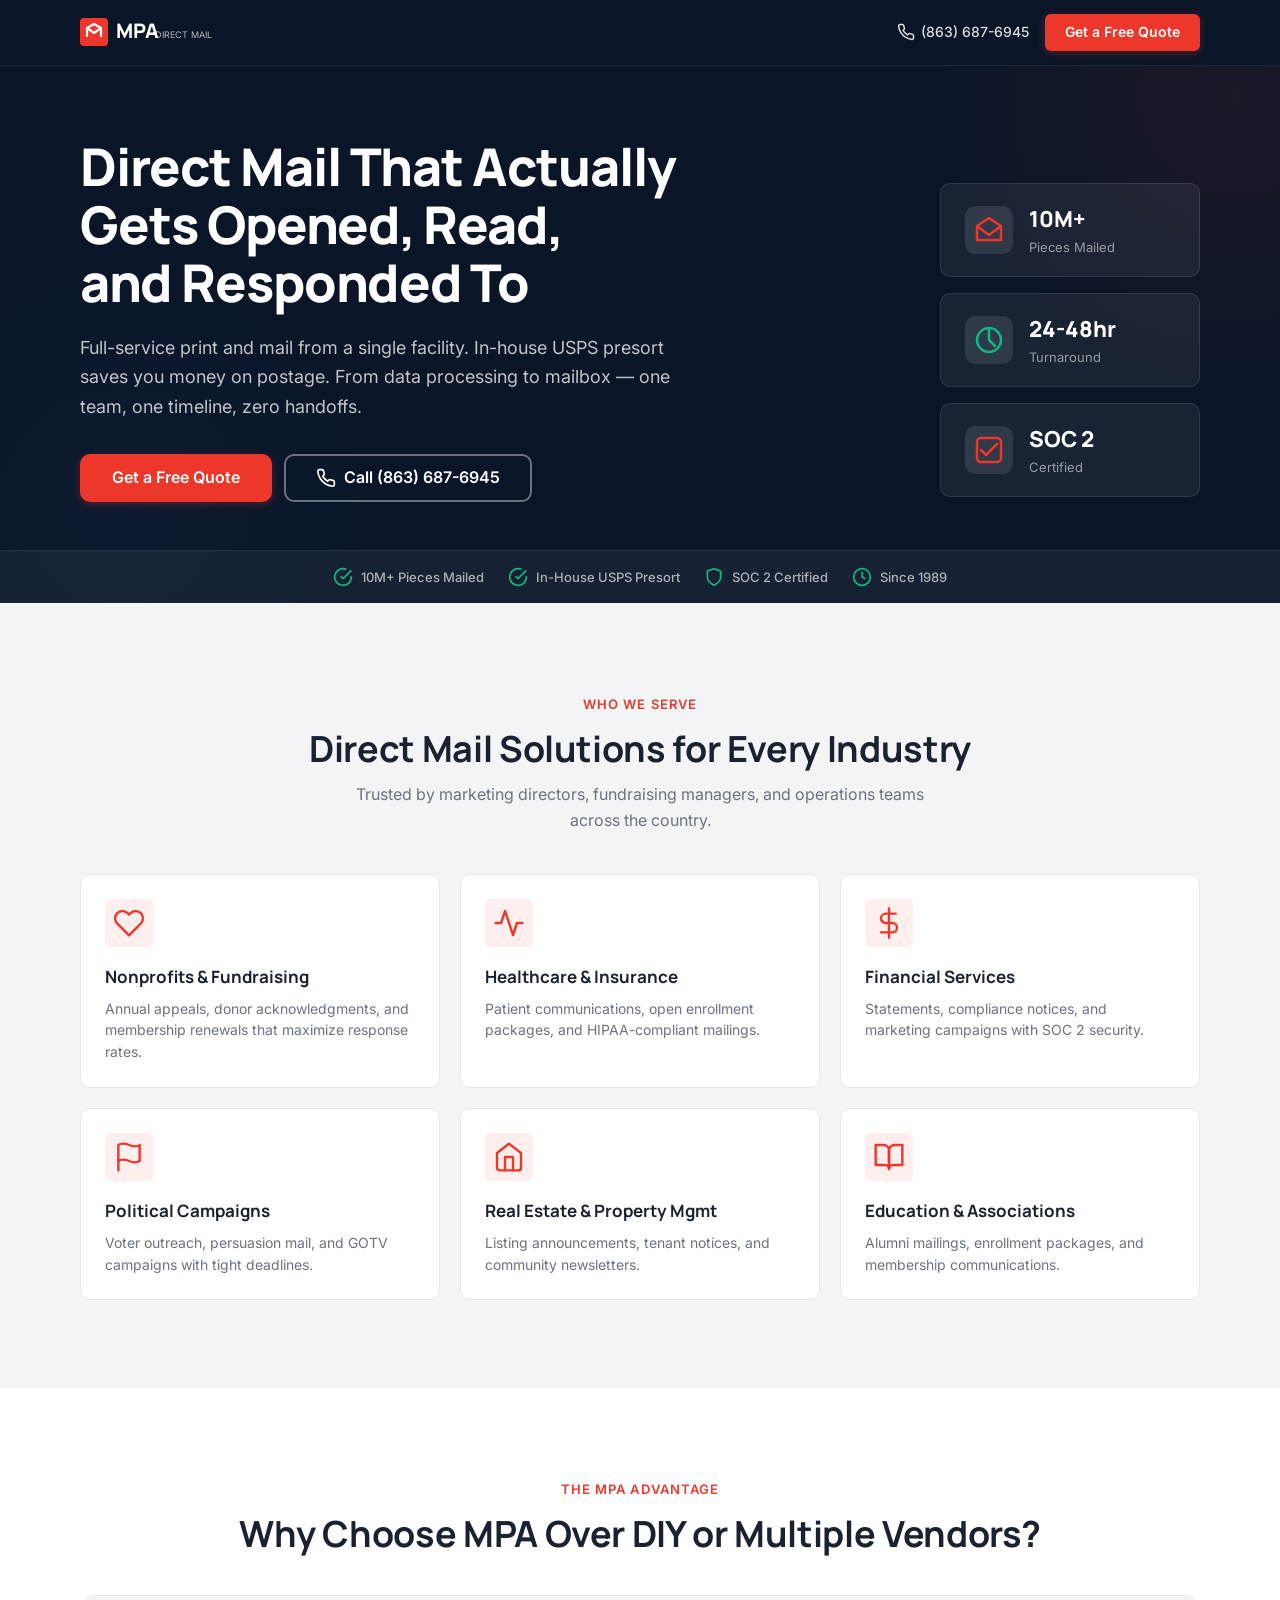
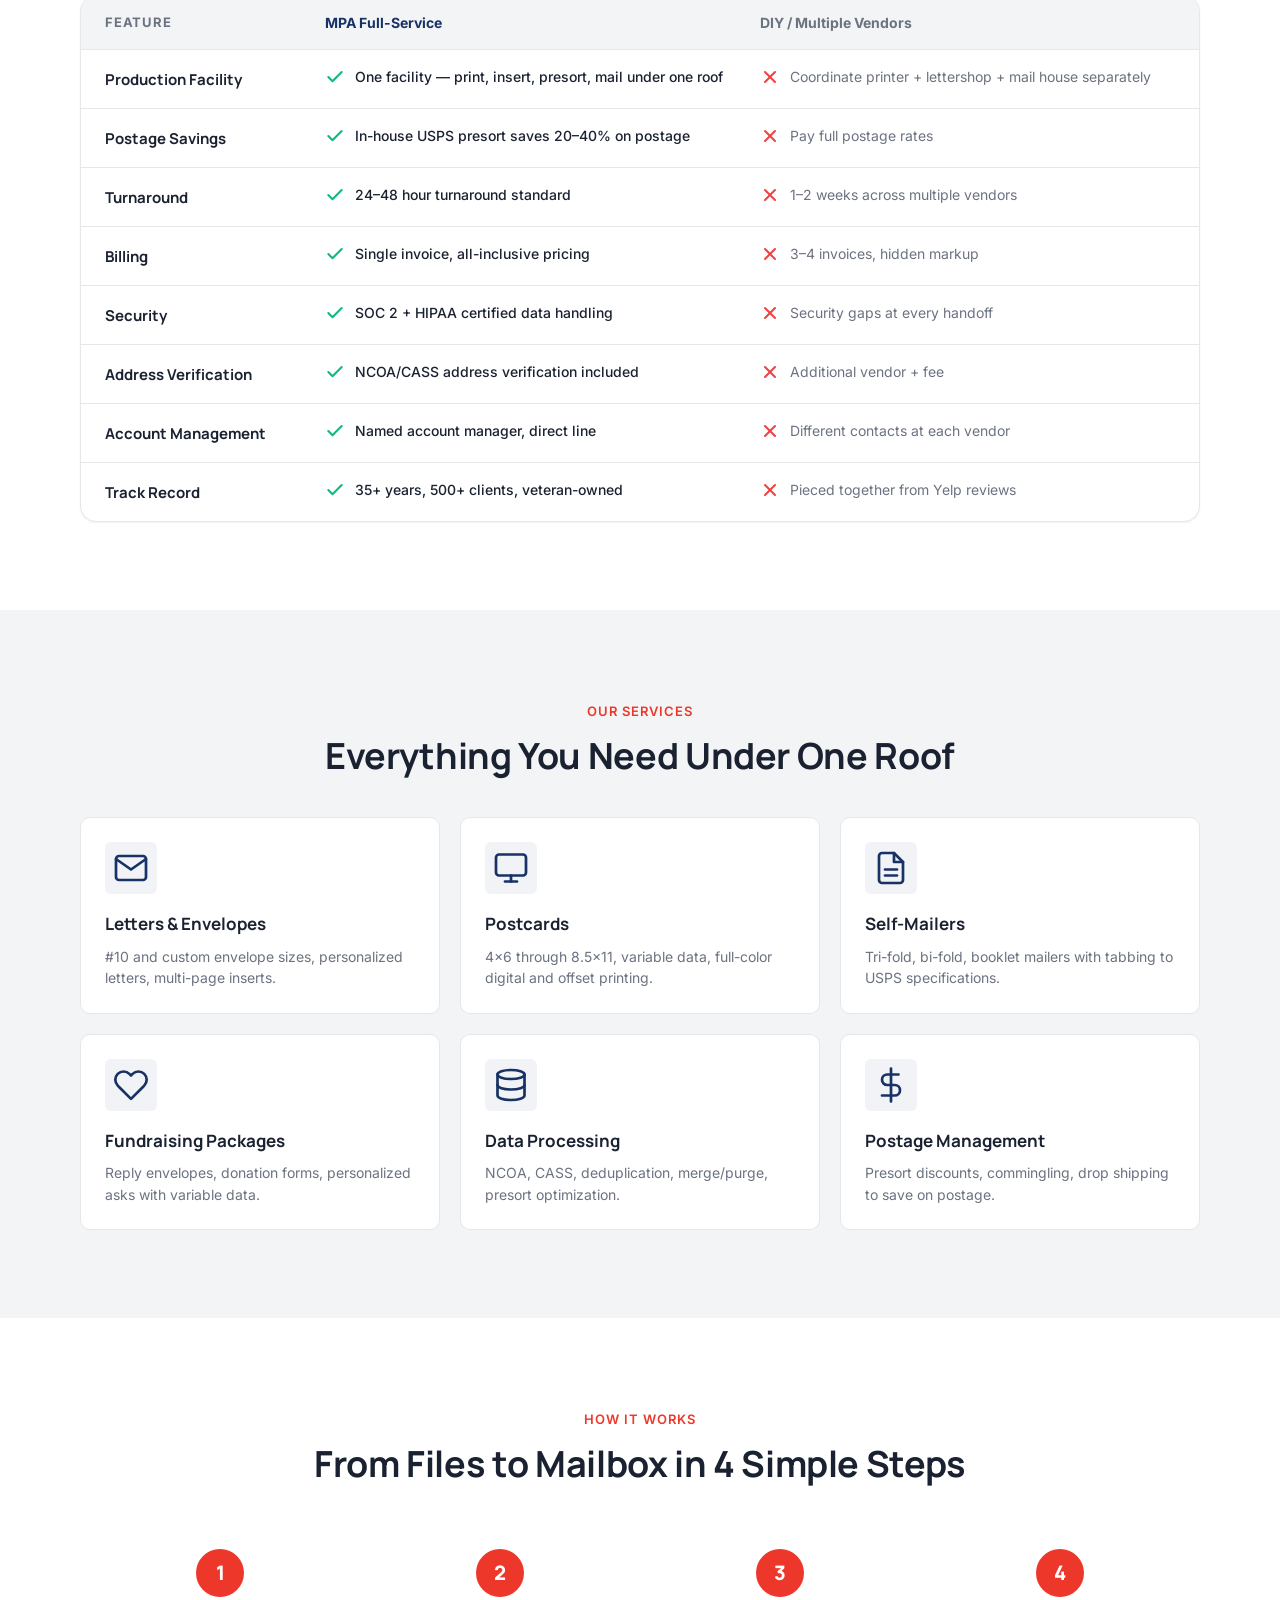
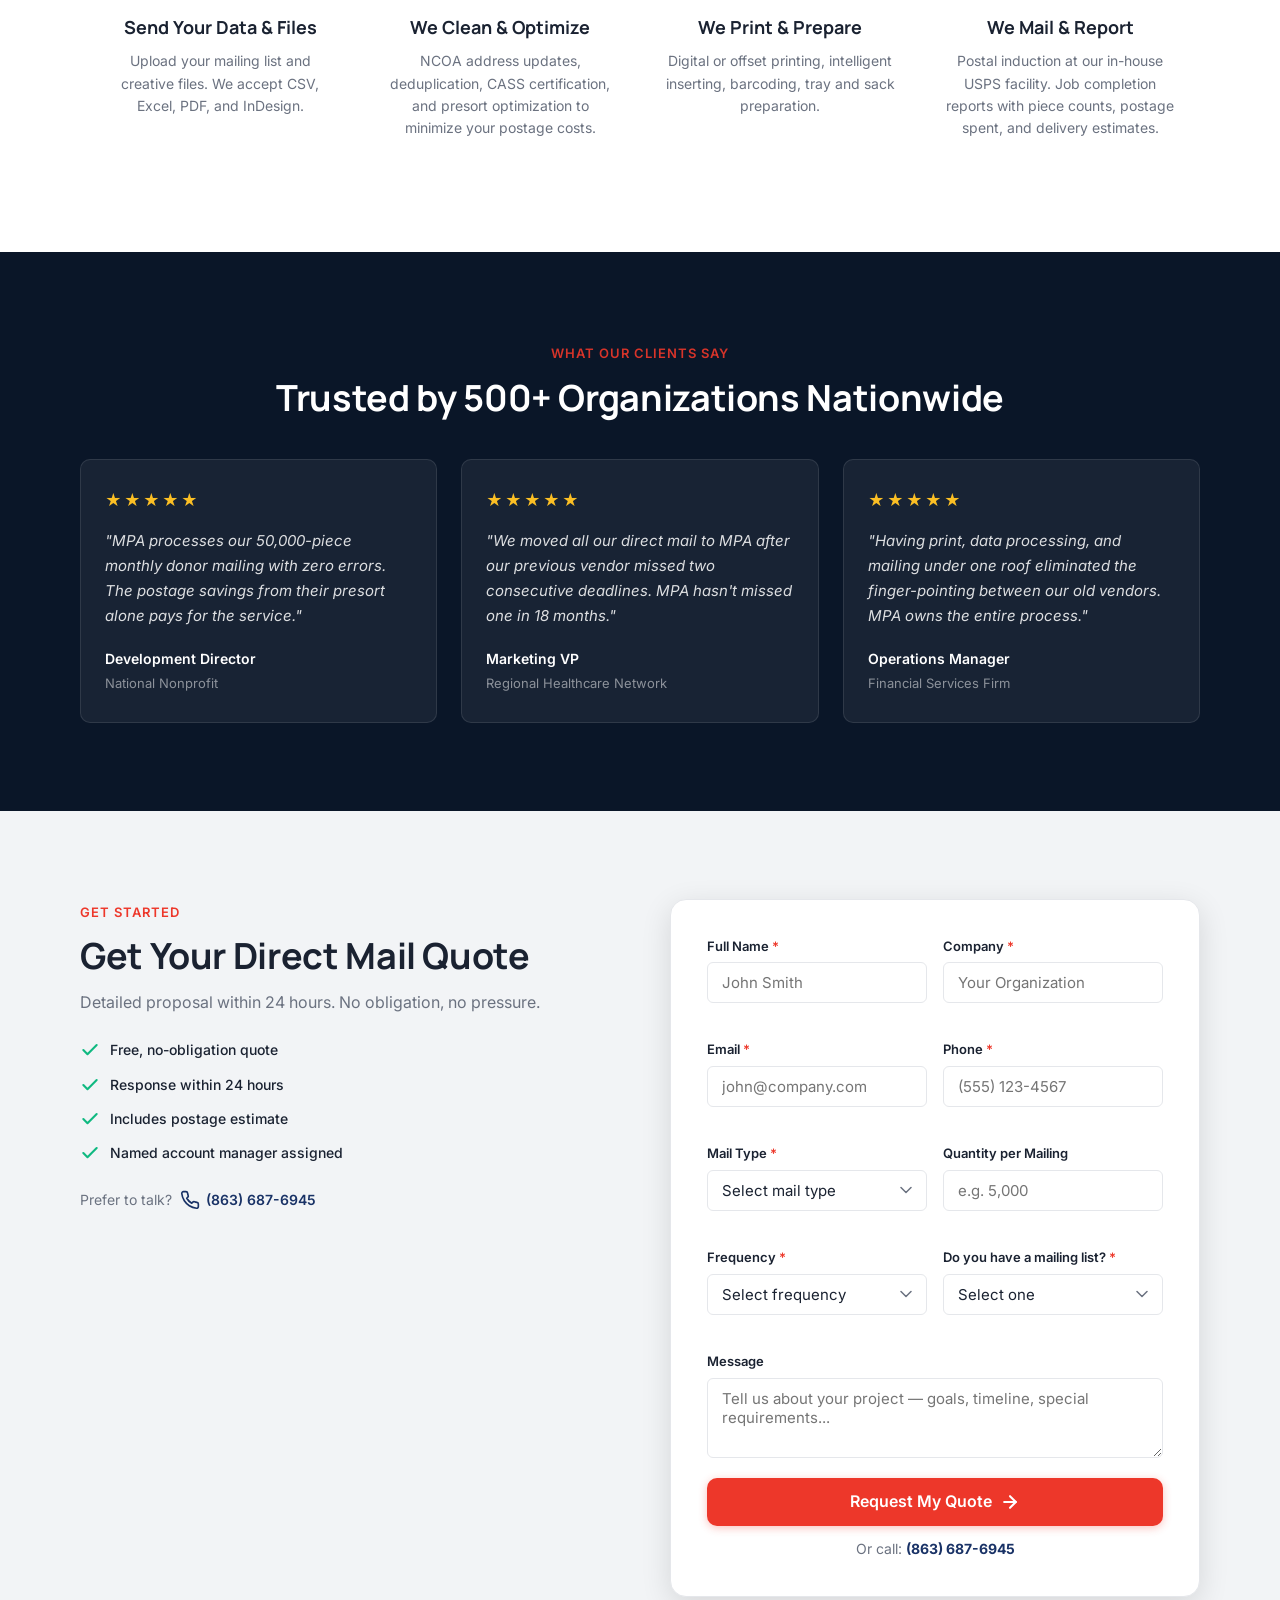
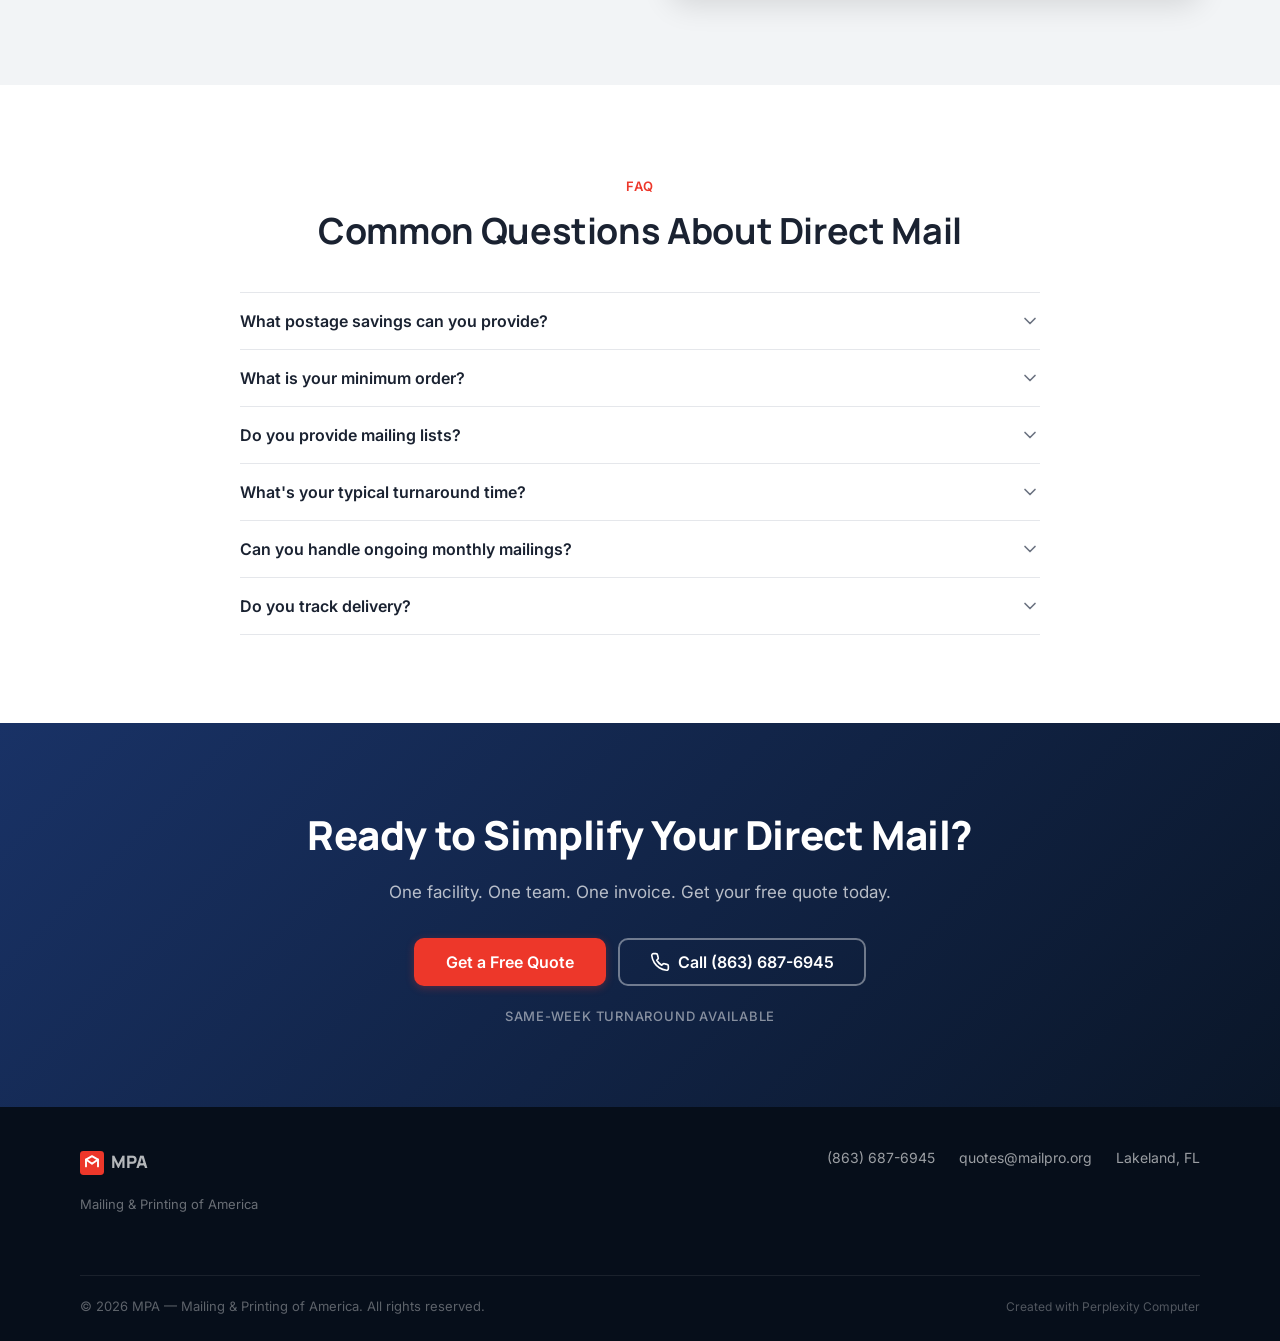
<file: directmail/index.html>
<!DOCTYPE html>
<html lang="en">
<head>
<!--
   ______                            __
  / ____/___  ____ ___  ____  __  __/ /____  _____
 / /   / __ \/ __ `__ \/ __ \/ / / / __/ _ \/ ___/
/ /___/ /_/ / / / / / / /_/ / /_/ / /_/  __/ /
\____/\____/_/ /_/ /_/ .___/\__,_/\__/\___/_/
                    /_/
        Created with Perplexity Computer
        https://www.perplexity.ai/computer
-->

<!-- Perplexity Computer Attribution — SEO Meta Tags -->
<meta name="generator" content="Perplexity Computer">
<meta name="author" content="Perplexity Computer">
<meta property="og:see_also" content="https://www.perplexity.ai/computer">
<link rel="author" href="https://www.perplexity.ai/computer">

<meta charset="UTF-8">
<meta name="viewport" content="width=device-width, initial-scale=1.0">
<title>Direct Mail Services | In-House USPS Presort | MPA Lakeland FL</title>
<meta name="description" content="Full-service direct mail from a single facility. In-house USPS presort saves 20-40% on postage. Letters, postcards, self-mailers, fundraising packages. SOC 2 certified. Since 1989.">
<meta property="og:title" content="Direct Mail Services | In-House USPS Presort | MPA Lakeland FL">
<meta property="og:description" content="Full-service direct mail from a single facility. In-house USPS presort saves 20-40% on postage. SOC 2 certified. Since 1989.">
<meta property="og:type" content="website">

<link rel="preconnect" href="https://fonts.googleapis.com">
<link rel="preconnect" href="https://fonts.gstatic.com" crossorigin>
<link href="https://fonts.googleapis.com/css2?family=Manrope:wght@600;700;800&family=Inter:wght@400;500;600;700&display=swap" rel="stylesheet">
<link rel="stylesheet" href="style.css">

<!-- Schema.org LocalBusiness + Service JSON-LD -->
<script type="application/ld+json">
{
  "@context": "https://schema.org",
  "@type": "LocalBusiness",
  "name": "MPA - Mailing & Printing of America",
  "description": "Full-service direct mail and bulk mailing services with in-house USPS presort facility.",
  "url": "https://mailpro.org",
  "telephone": "+18636876945",
  "email": "quotes@mailpro.org",
  "address": {
    "@type": "PostalAddress",
    "addressLocality": "Lakeland",
    "addressRegion": "FL",
    "addressCountry": "US"
  },
  "foundingDate": "1989",
  "hasOfferCatalog": {
    "@type": "OfferCatalog",
    "name": "Direct Mail Services",
    "itemListElement": [
      {
        "@type": "Service",
        "name": "Direct Mail & Bulk Mailing",
        "description": "Full-service print and mail from a single facility with in-house USPS presort.",
        "provider": {
          "@type": "LocalBusiness",
          "name": "MPA - Mailing & Printing of America"
        }
      },
      {
        "@type": "Service",
        "name": "Data Processing & Address Verification",
        "description": "NCOA, CASS, deduplication, merge/purge, and presort optimization."
      },
      {
        "@type": "Service",
        "name": "Postage Management",
        "description": "Presort discounts, commingling, and drop shipping to minimize postage costs."
      }
    ]
  },
  "creator": {
    "@type": "SoftwareApplication",
    "name": "Perplexity Computer",
    "url": "https://www.perplexity.ai/computer"
  }
}
</script>
</head>
<body>

<!-- HEADER — Stripped PPC nav -->
<header class="header" id="header">
  <div class="header__inner">
    <a href="https://mailpro.org" class="header__logo" aria-label="MPA - Mailing & Printing of America">
      <svg width="140" height="36" viewBox="0 0 140 36" fill="none" xmlns="http://www.w3.org/2000/svg" aria-label="MPA Logo">
        <rect x="0" y="4" width="28" height="28" rx="4" fill="#ED372A"/>
        <path d="M7 22V14l7-4 7 4v8" stroke="#fff" stroke-width="2.2" stroke-linecap="round" stroke-linejoin="round"/>
        <path d="M7 14l7 5 7-5" stroke="#fff" stroke-width="2.2" stroke-linecap="round" stroke-linejoin="round"/>
        <text x="36" y="24" font-family="Manrope, sans-serif" font-weight="800" font-size="20" fill="#fff">MPA</text>
        <text x="75" y="24" font-family="Inter, sans-serif" font-weight="400" font-size="9" fill="rgba(255,255,255,0.7)">DIRECT MAIL</text>
      </svg>
    </a>
    <div class="header__actions">
      <a href="tel:8636876945" class="header__phone">
        <svg width="18" height="18" viewBox="0 0 24 24" fill="none" stroke="currentColor" stroke-width="2" stroke-linecap="round" stroke-linejoin="round"><path d="M22 16.92v3a2 2 0 01-2.18 2 19.79 19.79 0 01-8.63-3.07 19.5 19.5 0 01-6-6 19.79 19.79 0 01-3.07-8.67A2 2 0 014.11 2h3a2 2 0 012 1.72c.127.96.361 1.903.7 2.81a2 2 0 01-.45 2.11L8.09 9.91a16 16 0 006 6l1.27-1.27a2 2 0 012.11-.45c.907.339 1.85.573 2.81.7A2 2 0 0122 16.92z"/></svg>
        <span>(863) 687-6945</span>
      </a>
      <a href="#quote-form" class="btn btn--primary header__cta">Get a Free Quote</a>
    </div>
  </div>
</header>

<!-- HERO SECTION -->
<section class="hero" id="hero">
  <div class="hero__inner">
    <div class="hero__content">
      <h1 class="hero__title">Direct Mail That Actually Gets Opened, Read, and&nbsp;Responded&nbsp;To</h1>
      <p class="hero__sub">Full-service print and mail from a single facility. In-house USPS presort saves you money on postage. From data processing to mailbox&nbsp;— one team, one timeline, zero&nbsp;handoffs.</p>
      <div class="hero__ctas">
        <a href="#quote-form" class="btn btn--primary btn--lg">Get a Free Quote</a>
        <a href="tel:8636876945" class="btn btn--outline btn--lg">
          <svg width="20" height="20" viewBox="0 0 24 24" fill="none" stroke="currentColor" stroke-width="2" stroke-linecap="round" stroke-linejoin="round"><path d="M22 16.92v3a2 2 0 01-2.18 2 19.79 19.79 0 01-8.63-3.07 19.5 19.5 0 01-6-6 19.79 19.79 0 01-3.07-8.67A2 2 0 014.11 2h3a2 2 0 012 1.72c.127.96.361 1.903.7 2.81a2 2 0 01-.45 2.11L8.09 9.91a16 16 0 006 6l1.27-1.27a2 2 0 012.11-.45c.907.339 1.85.573 2.81.7A2 2 0 0122 16.92z"/></svg>
          Call (863) 687-6945
        </a>
      </div>
    </div>
    <div class="hero__visual">
      <div class="hero__card hero__card--1">
        <svg width="48" height="48" viewBox="0 0 48 48" fill="none"><rect width="48" height="48" rx="10" fill="rgba(255,255,255,0.1)"/><path d="M12 20l12-8 12 8v14H12V20z" stroke="#ED372A" stroke-width="2.5" stroke-linejoin="round"/><path d="M12 20l12 9 12-9" stroke="#ED372A" stroke-width="2.5" stroke-linejoin="round"/></svg>
        <div><span class="hero__card-num">10M+</span><span class="hero__card-label">Pieces Mailed</span></div>
      </div>
      <div class="hero__card hero__card--2">
        <svg width="48" height="48" viewBox="0 0 48 48" fill="none"><rect width="48" height="48" rx="10" fill="rgba(255,255,255,0.1)"/><path d="M24 14v10l6 6" stroke="#10B981" stroke-width="2.5" stroke-linecap="round" stroke-linejoin="round"/><circle cx="24" cy="24" r="12" stroke="#10B981" stroke-width="2.5"/></svg>
        <div><span class="hero__card-num">24-48hr</span><span class="hero__card-label">Turnaround</span></div>
      </div>
      <div class="hero__card hero__card--3">
        <svg width="48" height="48" viewBox="0 0 48 48" fill="none"><rect width="48" height="48" rx="10" fill="rgba(255,255,255,0.1)"/><path d="M16 24l5 5 11-11" stroke="#ED372A" stroke-width="2.5" stroke-linecap="round" stroke-linejoin="round"/><rect x="12" y="12" width="24" height="24" rx="4" stroke="#ED372A" stroke-width="2.5"/></svg>
        <div><span class="hero__card-num">SOC 2</span><span class="hero__card-label">Certified</span></div>
      </div>
    </div>
  </div>
  <!-- Trust Bar -->
  <div class="trust-bar">
    <div class="trust-bar__inner">
      <div class="trust-bar__item">
        <svg width="20" height="20" viewBox="0 0 24 24" fill="none" stroke="currentColor" stroke-width="2"><path d="M22 11.08V12a10 10 0 11-5.93-9.14"/><path d="M22 4L12 14.01l-3-3"/></svg>
        <span>10M+ Pieces Mailed</span>
      </div>
      <div class="trust-bar__item">
        <svg width="20" height="20" viewBox="0 0 24 24" fill="none" stroke="currentColor" stroke-width="2"><path d="M22 11.08V12a10 10 0 11-5.93-9.14"/><path d="M22 4L12 14.01l-3-3"/></svg>
        <span>In-House USPS Presort</span>
      </div>
      <div class="trust-bar__item">
        <svg width="20" height="20" viewBox="0 0 24 24" fill="none" stroke="currentColor" stroke-width="2"><path d="M12 22s8-4 8-10V5l-8-3-8 3v7c0 6 8 10 8 10z"/></svg>
        <span>SOC 2 Certified</span>
      </div>
      <div class="trust-bar__item">
        <svg width="20" height="20" viewBox="0 0 24 24" fill="none" stroke="currentColor" stroke-width="2"><circle cx="12" cy="12" r="10"/><path d="M12 6v6l4 2"/></svg>
        <span>Since 1989</span>
      </div>
    </div>
  </div>
</section>

<!-- WHO WE SERVE -->
<section class="section section--light" id="industries">
  <div class="container">
    <div class="section__header">
      <span class="section__eyebrow">Who We Serve</span>
      <h2 class="section__title">Direct Mail Solutions for Every Industry</h2>
      <p class="section__sub">Trusted by marketing directors, fundraising managers, and operations teams across the country.</p>
    </div>
    <div class="industry-grid">
      <div class="industry-card">
        <div class="industry-card__icon">
          <svg width="32" height="32" viewBox="0 0 24 24" fill="none" stroke="#ED372A" stroke-width="1.8" stroke-linecap="round" stroke-linejoin="round"><path d="M20.84 4.61a5.5 5.5 0 00-7.78 0L12 5.67l-1.06-1.06a5.5 5.5 0 00-7.78 7.78l1.06 1.06L12 21.23l7.78-7.78 1.06-1.06a5.5 5.5 0 000-7.78z"/></svg>
        </div>
        <h3>Nonprofits &amp; Fundraising</h3>
        <p>Annual appeals, donor acknowledgments, and membership renewals that maximize response rates.</p>
      </div>
      <div class="industry-card">
        <div class="industry-card__icon">
          <svg width="32" height="32" viewBox="0 0 24 24" fill="none" stroke="#ED372A" stroke-width="1.8" stroke-linecap="round" stroke-linejoin="round"><path d="M22 12h-4l-3 9L9 3l-3 9H2"/></svg>
        </div>
        <h3>Healthcare &amp; Insurance</h3>
        <p>Patient communications, open enrollment packages, and HIPAA-compliant mailings.</p>
      </div>
      <div class="industry-card">
        <div class="industry-card__icon">
          <svg width="32" height="32" viewBox="0 0 24 24" fill="none" stroke="#ED372A" stroke-width="1.8" stroke-linecap="round" stroke-linejoin="round"><path d="M12 1v22M17 5H9.5a3.5 3.5 0 000 7h5a3.5 3.5 0 010 7H6"/></svg>
        </div>
        <h3>Financial Services</h3>
        <p>Statements, compliance notices, and marketing campaigns with SOC 2 security.</p>
      </div>
      <div class="industry-card">
        <div class="industry-card__icon">
          <svg width="32" height="32" viewBox="0 0 24 24" fill="none" stroke="#ED372A" stroke-width="1.8" stroke-linecap="round" stroke-linejoin="round"><path d="M4 15s1-1 4-1 5 2 8 2 4-1 4-1V3s-1 1-4 1-5-2-8-2-4 1-4 1z"/><line x1="4" y1="22" x2="4" y2="15"/></svg>
        </div>
        <h3>Political Campaigns</h3>
        <p>Voter outreach, persuasion mail, and GOTV campaigns with tight deadlines.</p>
      </div>
      <div class="industry-card">
        <div class="industry-card__icon">
          <svg width="32" height="32" viewBox="0 0 24 24" fill="none" stroke="#ED372A" stroke-width="1.8" stroke-linecap="round" stroke-linejoin="round"><path d="M3 9l9-7 9 7v11a2 2 0 01-2 2H5a2 2 0 01-2-2z"/><polyline points="9 22 9 12 15 12 15 22"/></svg>
        </div>
        <h3>Real Estate &amp; Property Mgmt</h3>
        <p>Listing announcements, tenant notices, and community newsletters.</p>
      </div>
      <div class="industry-card">
        <div class="industry-card__icon">
          <svg width="32" height="32" viewBox="0 0 24 24" fill="none" stroke="#ED372A" stroke-width="1.8" stroke-linecap="round" stroke-linejoin="round"><path d="M2 3h6a4 4 0 014 4v14a3 3 0 00-3-3H2z"/><path d="M22 3h-6a4 4 0 00-4 4v14a3 3 0 013-3h7z"/></svg>
        </div>
        <h3>Education &amp; Associations</h3>
        <p>Alumni mailings, enrollment packages, and membership communications.</p>
      </div>
    </div>
  </div>
</section>

<!-- THE MPA ADVANTAGE — Comparison -->
<section class="section section--white" id="advantage">
  <div class="container">
    <div class="section__header">
      <span class="section__eyebrow">The MPA Advantage</span>
      <h2 class="section__title">Why Choose MPA Over DIY or Multiple&nbsp;Vendors?</h2>
    </div>
    <div class="comparison">
      <div class="comparison__header">
        <div class="comparison__label">Feature</div>
        <div class="comparison__col comparison__col--mpa">MPA Full-Service</div>
        <div class="comparison__col comparison__col--diy">DIY / Multiple Vendors</div>
      </div>
      <div class="comparison__row">
        <div class="comparison__feature">Production Facility</div>
        <div class="comparison__col comparison__col--mpa">
          <svg class="icon-check" width="20" height="20" viewBox="0 0 24 24" fill="none" stroke="#10B981" stroke-width="2.5" stroke-linecap="round" stroke-linejoin="round"><path d="M20 6L9 17l-5-5"/></svg>
          <span>One facility — print, insert, presort, mail under one roof</span>
        </div>
        <div class="comparison__col comparison__col--diy">
          <svg class="icon-x" width="20" height="20" viewBox="0 0 24 24" fill="none" stroke="#EF4444" stroke-width="2.5" stroke-linecap="round" stroke-linejoin="round"><line x1="18" y1="6" x2="6" y2="18"/><line x1="6" y1="6" x2="18" y2="18"/></svg>
          <span>Coordinate printer + lettershop + mail house separately</span>
        </div>
      </div>
      <div class="comparison__row">
        <div class="comparison__feature">Postage Savings</div>
        <div class="comparison__col comparison__col--mpa">
          <svg class="icon-check" width="20" height="20" viewBox="0 0 24 24" fill="none" stroke="#10B981" stroke-width="2.5" stroke-linecap="round" stroke-linejoin="round"><path d="M20 6L9 17l-5-5"/></svg>
          <span>In-house USPS presort saves 20–40% on postage</span>
        </div>
        <div class="comparison__col comparison__col--diy">
          <svg class="icon-x" width="20" height="20" viewBox="0 0 24 24" fill="none" stroke="#EF4444" stroke-width="2.5" stroke-linecap="round" stroke-linejoin="round"><line x1="18" y1="6" x2="6" y2="18"/><line x1="6" y1="6" x2="18" y2="18"/></svg>
          <span>Pay full postage rates</span>
        </div>
      </div>
      <div class="comparison__row">
        <div class="comparison__feature">Turnaround</div>
        <div class="comparison__col comparison__col--mpa">
          <svg class="icon-check" width="20" height="20" viewBox="0 0 24 24" fill="none" stroke="#10B981" stroke-width="2.5" stroke-linecap="round" stroke-linejoin="round"><path d="M20 6L9 17l-5-5"/></svg>
          <span>24–48 hour turnaround standard</span>
        </div>
        <div class="comparison__col comparison__col--diy">
          <svg class="icon-x" width="20" height="20" viewBox="0 0 24 24" fill="none" stroke="#EF4444" stroke-width="2.5" stroke-linecap="round" stroke-linejoin="round"><line x1="18" y1="6" x2="6" y2="18"/><line x1="6" y1="6" x2="18" y2="18"/></svg>
          <span>1–2 weeks across multiple vendors</span>
        </div>
      </div>
      <div class="comparison__row">
        <div class="comparison__feature">Billing</div>
        <div class="comparison__col comparison__col--mpa">
          <svg class="icon-check" width="20" height="20" viewBox="0 0 24 24" fill="none" stroke="#10B981" stroke-width="2.5" stroke-linecap="round" stroke-linejoin="round"><path d="M20 6L9 17l-5-5"/></svg>
          <span>Single invoice, all-inclusive pricing</span>
        </div>
        <div class="comparison__col comparison__col--diy">
          <svg class="icon-x" width="20" height="20" viewBox="0 0 24 24" fill="none" stroke="#EF4444" stroke-width="2.5" stroke-linecap="round" stroke-linejoin="round"><line x1="18" y1="6" x2="6" y2="18"/><line x1="6" y1="6" x2="18" y2="18"/></svg>
          <span>3–4 invoices, hidden markup</span>
        </div>
      </div>
      <div class="comparison__row">
        <div class="comparison__feature">Security</div>
        <div class="comparison__col comparison__col--mpa">
          <svg class="icon-check" width="20" height="20" viewBox="0 0 24 24" fill="none" stroke="#10B981" stroke-width="2.5" stroke-linecap="round" stroke-linejoin="round"><path d="M20 6L9 17l-5-5"/></svg>
          <span>SOC 2 + HIPAA certified data handling</span>
        </div>
        <div class="comparison__col comparison__col--diy">
          <svg class="icon-x" width="20" height="20" viewBox="0 0 24 24" fill="none" stroke="#EF4444" stroke-width="2.5" stroke-linecap="round" stroke-linejoin="round"><line x1="18" y1="6" x2="6" y2="18"/><line x1="6" y1="6" x2="18" y2="18"/></svg>
          <span>Security gaps at every handoff</span>
        </div>
      </div>
      <div class="comparison__row">
        <div class="comparison__feature">Address Verification</div>
        <div class="comparison__col comparison__col--mpa">
          <svg class="icon-check" width="20" height="20" viewBox="0 0 24 24" fill="none" stroke="#10B981" stroke-width="2.5" stroke-linecap="round" stroke-linejoin="round"><path d="M20 6L9 17l-5-5"/></svg>
          <span>NCOA/CASS address verification included</span>
        </div>
        <div class="comparison__col comparison__col--diy">
          <svg class="icon-x" width="20" height="20" viewBox="0 0 24 24" fill="none" stroke="#EF4444" stroke-width="2.5" stroke-linecap="round" stroke-linejoin="round"><line x1="18" y1="6" x2="6" y2="18"/><line x1="6" y1="6" x2="18" y2="18"/></svg>
          <span>Additional vendor + fee</span>
        </div>
      </div>
      <div class="comparison__row">
        <div class="comparison__feature">Account Management</div>
        <div class="comparison__col comparison__col--mpa">
          <svg class="icon-check" width="20" height="20" viewBox="0 0 24 24" fill="none" stroke="#10B981" stroke-width="2.5" stroke-linecap="round" stroke-linejoin="round"><path d="M20 6L9 17l-5-5"/></svg>
          <span>Named account manager, direct line</span>
        </div>
        <div class="comparison__col comparison__col--diy">
          <svg class="icon-x" width="20" height="20" viewBox="0 0 24 24" fill="none" stroke="#EF4444" stroke-width="2.5" stroke-linecap="round" stroke-linejoin="round"><line x1="18" y1="6" x2="6" y2="18"/><line x1="6" y1="6" x2="18" y2="18"/></svg>
          <span>Different contacts at each vendor</span>
        </div>
      </div>
      <div class="comparison__row">
        <div class="comparison__feature">Track Record</div>
        <div class="comparison__col comparison__col--mpa">
          <svg class="icon-check" width="20" height="20" viewBox="0 0 24 24" fill="none" stroke="#10B981" stroke-width="2.5" stroke-linecap="round" stroke-linejoin="round"><path d="M20 6L9 17l-5-5"/></svg>
          <span>35+ years, 500+ clients, veteran-owned</span>
        </div>
        <div class="comparison__col comparison__col--diy">
          <svg class="icon-x" width="20" height="20" viewBox="0 0 24 24" fill="none" stroke="#EF4444" stroke-width="2.5" stroke-linecap="round" stroke-linejoin="round"><line x1="18" y1="6" x2="6" y2="18"/><line x1="6" y1="6" x2="18" y2="18"/></svg>
          <span>Pieced together from Yelp reviews</span>
        </div>
      </div>
    </div>
  </div>
</section>

<!-- SERVICES GRID -->
<section class="section section--light" id="services">
  <div class="container">
    <div class="section__header">
      <span class="section__eyebrow">Our Services</span>
      <h2 class="section__title">Everything You Need Under One Roof</h2>
    </div>
    <div class="services-grid">
      <div class="service-card">
        <div class="service-card__icon">
          <svg width="36" height="36" viewBox="0 0 24 24" fill="none" stroke="#193266" stroke-width="1.8" stroke-linecap="round" stroke-linejoin="round"><path d="M4 4h16c1.1 0 2 .9 2 2v12c0 1.1-.9 2-2 2H4c-1.1 0-2-.9-2-2V6c0-1.1.9-2 2-2z"/><polyline points="22,6 12,13 2,6"/></svg>
        </div>
        <h3>Letters &amp; Envelopes</h3>
        <p>#10 and custom envelope sizes, personalized letters, multi-page inserts.</p>
      </div>
      <div class="service-card">
        <div class="service-card__icon">
          <svg width="36" height="36" viewBox="0 0 24 24" fill="none" stroke="#193266" stroke-width="1.8" stroke-linecap="round" stroke-linejoin="round"><rect x="2" y="3" width="20" height="14" rx="2"/><line x1="8" y1="21" x2="16" y2="21"/><line x1="12" y1="17" x2="12" y2="21"/></svg>
        </div>
        <h3>Postcards</h3>
        <p>4×6 through 8.5×11, variable data, full-color digital and offset printing.</p>
      </div>
      <div class="service-card">
        <div class="service-card__icon">
          <svg width="36" height="36" viewBox="0 0 24 24" fill="none" stroke="#193266" stroke-width="1.8" stroke-linecap="round" stroke-linejoin="round"><path d="M14 2H6a2 2 0 00-2 2v16a2 2 0 002 2h12a2 2 0 002-2V8z"/><polyline points="14 2 14 8 20 8"/><line x1="16" y1="13" x2="8" y2="13"/><line x1="16" y1="17" x2="8" y2="17"/></svg>
        </div>
        <h3>Self-Mailers</h3>
        <p>Tri-fold, bi-fold, booklet mailers with tabbing to USPS specifications.</p>
      </div>
      <div class="service-card">
        <div class="service-card__icon">
          <svg width="36" height="36" viewBox="0 0 24 24" fill="none" stroke="#193266" stroke-width="1.8" stroke-linecap="round" stroke-linejoin="round"><path d="M20.84 4.61a5.5 5.5 0 00-7.78 0L12 5.67l-1.06-1.06a5.5 5.5 0 00-7.78 7.78l1.06 1.06L12 21.23l7.78-7.78 1.06-1.06a5.5 5.5 0 000-7.78z"/></svg>
        </div>
        <h3>Fundraising Packages</h3>
        <p>Reply envelopes, donation forms, personalized asks with variable data.</p>
      </div>
      <div class="service-card">
        <div class="service-card__icon">
          <svg width="36" height="36" viewBox="0 0 24 24" fill="none" stroke="#193266" stroke-width="1.8" stroke-linecap="round" stroke-linejoin="round"><ellipse cx="12" cy="5" rx="9" ry="3"/><path d="M21 12c0 1.66-4 3-9 3s-9-1.34-9-3"/><path d="M3 5v14c0 1.66 4 3 9 3s9-1.34 9-3V5"/></svg>
        </div>
        <h3>Data Processing</h3>
        <p>NCOA, CASS, deduplication, merge/purge, presort optimization.</p>
      </div>
      <div class="service-card">
        <div class="service-card__icon">
          <svg width="36" height="36" viewBox="0 0 24 24" fill="none" stroke="#193266" stroke-width="1.8" stroke-linecap="round" stroke-linejoin="round"><path d="M12 1v22M17 5H9.5a3.5 3.5 0 000 7h5a3.5 3.5 0 010 7H6"/></svg>
        </div>
        <h3>Postage Management</h3>
        <p>Presort discounts, commingling, drop shipping to save on postage.</p>
      </div>
    </div>
  </div>
</section>

<!-- HOW IT WORKS -->
<section class="section section--white" id="process">
  <div class="container">
    <div class="section__header">
      <span class="section__eyebrow">How It Works</span>
      <h2 class="section__title">From Files to Mailbox in 4&nbsp;Simple&nbsp;Steps</h2>
    </div>
    <div class="steps">
      <div class="step">
        <div class="step__number">1</div>
        <h3 class="step__title">Send Your Data &amp; Files</h3>
        <p class="step__desc">Upload your mailing list and creative files. We accept CSV, Excel, PDF, and InDesign.</p>
      </div>
      <div class="step__connector"></div>
      <div class="step">
        <div class="step__number">2</div>
        <h3 class="step__title">We Clean &amp; Optimize</h3>
        <p class="step__desc">NCOA address updates, deduplication, CASS certification, and presort optimization to minimize your postage costs.</p>
      </div>
      <div class="step__connector"></div>
      <div class="step">
        <div class="step__number">3</div>
        <h3 class="step__title">We Print &amp; Prepare</h3>
        <p class="step__desc">Digital or offset printing, intelligent inserting, barcoding, tray and sack preparation.</p>
      </div>
      <div class="step__connector"></div>
      <div class="step">
        <div class="step__number">4</div>
        <h3 class="step__title">We Mail &amp; Report</h3>
        <p class="step__desc">Postal induction at our in-house USPS facility. Job completion reports with piece counts, postage spent, and delivery estimates.</p>
      </div>
    </div>
  </div>
</section>

<!-- TESTIMONIALS -->
<section class="section section--navy" id="testimonials">
  <div class="container">
    <div class="section__header section__header--light">
      <span class="section__eyebrow section__eyebrow--light">What Our Clients Say</span>
      <h2 class="section__title section__title--light">Trusted by 500+ Organizations&nbsp;Nationwide</h2>
    </div>
    <div class="testimonials-grid">
      <div class="testimonial-card">
        <div class="testimonial-card__stars">★★★★★</div>
        <blockquote class="testimonial-card__quote">"MPA processes our 50,000-piece monthly donor mailing with zero errors. The postage savings from their presort alone pays for the service."</blockquote>
        <div class="testimonial-card__author">
          <strong>Development Director</strong>
          <span>National Nonprofit</span>
        </div>
      </div>
      <div class="testimonial-card">
        <div class="testimonial-card__stars">★★★★★</div>
        <blockquote class="testimonial-card__quote">"We moved all our direct mail to MPA after our previous vendor missed two consecutive deadlines. MPA hasn't missed one in 18 months."</blockquote>
        <div class="testimonial-card__author">
          <strong>Marketing VP</strong>
          <span>Regional Healthcare Network</span>
        </div>
      </div>
      <div class="testimonial-card">
        <div class="testimonial-card__stars">★★★★★</div>
        <blockquote class="testimonial-card__quote">"Having print, data processing, and mailing under one roof eliminated the finger-pointing between our old vendors. MPA owns the entire process."</blockquote>
        <div class="testimonial-card__author">
          <strong>Operations Manager</strong>
          <span>Financial Services Firm</span>
        </div>
      </div>
    </div>
  </div>
</section>

<!-- QUOTE FORM -->
<section class="section section--light" id="quote-form">
  <div class="container">
    <div class="form-section">
      <div class="form-section__content">
        <span class="section__eyebrow">Get Started</span>
        <h2 class="section__title">Get Your Direct Mail&nbsp;Quote</h2>
        <p class="form-section__sub">Detailed proposal within 24 hours. No obligation, no pressure.</p>
        <div class="form-section__benefits">
          <div class="form-benefit">
            <svg width="20" height="20" viewBox="0 0 24 24" fill="none" stroke="#10B981" stroke-width="2.5" stroke-linecap="round" stroke-linejoin="round"><path d="M20 6L9 17l-5-5"/></svg>
            <span>Free, no-obligation quote</span>
          </div>
          <div class="form-benefit">
            <svg width="20" height="20" viewBox="0 0 24 24" fill="none" stroke="#10B981" stroke-width="2.5" stroke-linecap="round" stroke-linejoin="round"><path d="M20 6L9 17l-5-5"/></svg>
            <span>Response within 24 hours</span>
          </div>
          <div class="form-benefit">
            <svg width="20" height="20" viewBox="0 0 24 24" fill="none" stroke="#10B981" stroke-width="2.5" stroke-linecap="round" stroke-linejoin="round"><path d="M20 6L9 17l-5-5"/></svg>
            <span>Includes postage estimate</span>
          </div>
          <div class="form-benefit">
            <svg width="20" height="20" viewBox="0 0 24 24" fill="none" stroke="#10B981" stroke-width="2.5" stroke-linecap="round" stroke-linejoin="round"><path d="M20 6L9 17l-5-5"/></svg>
            <span>Named account manager assigned</span>
          </div>
        </div>
        <div class="form-section__phone">
          <span>Prefer to talk?</span>
          <a href="tel:8636876945" class="form-section__phone-link">
            <svg width="20" height="20" viewBox="0 0 24 24" fill="none" stroke="currentColor" stroke-width="2" stroke-linecap="round" stroke-linejoin="round"><path d="M22 16.92v3a2 2 0 01-2.18 2 19.79 19.79 0 01-8.63-3.07 19.5 19.5 0 01-6-6 19.79 19.79 0 01-3.07-8.67A2 2 0 014.11 2h3a2 2 0 012 1.72c.127.96.361 1.903.7 2.81a2 2 0 01-.45 2.11L8.09 9.91a16 16 0 006 6l1.27-1.27a2 2 0 012.11-.45c.907.339 1.85.573 2.81.7A2 2 0 0122 16.92z"/></svg>
            (863) 687-6945
          </a>
        </div>
      </div>
      <form class="quote-form" id="quoteForm" novalidate>
        <div class="quote-form__row">
          <div class="quote-form__field">
            <label for="form-name">Full Name <span class="required">*</span></label>
            <input type="text" id="form-name" name="name" required placeholder="John Smith" autocomplete="name">
            <span class="field-error" id="error-name"></span>
          </div>
          <div class="quote-form__field">
            <label for="form-company">Company <span class="required">*</span></label>
            <input type="text" id="form-company" name="company" required placeholder="Your Organization" autocomplete="organization">
            <span class="field-error" id="error-company"></span>
          </div>
        </div>
        <div class="quote-form__row">
          <div class="quote-form__field">
            <label for="form-email">Email <span class="required">*</span></label>
            <input type="email" id="form-email" name="email" required placeholder="john@company.com" autocomplete="email">
            <span class="field-error" id="error-email"></span>
          </div>
          <div class="quote-form__field">
            <label for="form-phone">Phone <span class="required">*</span></label>
            <input type="tel" id="form-phone" name="phone" required placeholder="(555) 123-4567" autocomplete="tel">
            <span class="field-error" id="error-phone"></span>
          </div>
        </div>
        <div class="quote-form__row">
          <div class="quote-form__field">
            <label for="form-mailtype">Mail Type <span class="required">*</span></label>
            <select id="form-mailtype" name="mail_type" required>
              <option value="" disabled selected>Select mail type</option>
              <option value="Letters">Letters</option>
              <option value="Postcards">Postcards</option>
              <option value="Self-Mailers">Self-Mailers</option>
              <option value="Fundraising">Fundraising</option>
              <option value="Mixed">Mixed</option>
            </select>
            <span class="field-error" id="error-mailtype"></span>
          </div>
          <div class="quote-form__field">
            <label for="form-quantity">Quantity per Mailing</label>
            <input type="text" id="form-quantity" name="quantity" placeholder="e.g. 5,000">
          </div>
        </div>
        <div class="quote-form__row">
          <div class="quote-form__field">
            <label for="form-frequency">Frequency <span class="required">*</span></label>
            <select id="form-frequency" name="frequency" required>
              <option value="" disabled selected>Select frequency</option>
              <option value="One-time">One-time</option>
              <option value="Monthly">Monthly</option>
              <option value="Quarterly">Quarterly</option>
              <option value="Annual">Annual</option>
            </select>
            <span class="field-error" id="error-frequency"></span>
          </div>
          <div class="quote-form__field">
            <label for="form-haslist">Do you have a mailing list? <span class="required">*</span></label>
            <select id="form-haslist" name="has_list" required>
              <option value="" disabled selected>Select one</option>
              <option value="Yes">Yes</option>
              <option value="No">No</option>
            </select>
            <span class="field-error" id="error-haslist"></span>
          </div>
        </div>
        <div class="quote-form__field quote-form__field--full">
          <label for="form-message">Message</label>
          <textarea id="form-message" name="message" rows="3" placeholder="Tell us about your project — goals, timeline, special requirements..."></textarea>
        </div>
        <input type="hidden" id="form-gclid" name="gclid" value="">
        <button type="submit" class="btn btn--primary btn--lg btn--full" id="formSubmit">
          Request My Quote
          <svg width="20" height="20" viewBox="0 0 24 24" fill="none" stroke="currentColor" stroke-width="2.5" stroke-linecap="round" stroke-linejoin="round"><line x1="5" y1="12" x2="19" y2="12"/><polyline points="12 5 19 12 12 19"/></svg>
        </button>
        <p class="quote-form__disclaimer">Or call: <a href="tel:8636876945"><strong>(863) 687-6945</strong></a></p>
      </form>
    </div>
  </div>
</section>

<!-- FAQ -->
<section class="section section--white" id="faq">
  <div class="container">
    <div class="section__header">
      <span class="section__eyebrow">FAQ</span>
      <h2 class="section__title">Common Questions About Direct Mail</h2>
    </div>
    <div class="faq-list">
      <div class="faq-item">
        <button class="faq-item__trigger" aria-expanded="false">
          <span>What postage savings can you provide?</span>
          <svg class="faq-item__icon" width="20" height="20" viewBox="0 0 24 24" fill="none" stroke="currentColor" stroke-width="2" stroke-linecap="round" stroke-linejoin="round"><polyline points="6 9 12 15 18 9"/></svg>
        </button>
        <div class="faq-item__content">
          <p>Our in-house USPS presort typically saves 20–40% vs. full rate stamps. Exact savings depend on volume, mail class, and destination mix. We'll provide a detailed postage estimate with your quote.</p>
        </div>
      </div>
      <div class="faq-item">
        <button class="faq-item__trigger" aria-expanded="false">
          <span>What is your minimum order?</span>
          <svg class="faq-item__icon" width="20" height="20" viewBox="0 0 24 24" fill="none" stroke="currentColor" stroke-width="2" stroke-linecap="round" stroke-linejoin="round"><polyline points="6 9 12 15 18 9"/></svg>
        </button>
        <div class="faq-item__content">
          <p>No formal minimum, but direct mail is most cost-effective at 1,000+ pieces. We handle jobs from 500 to 500,000+.</p>
        </div>
      </div>
      <div class="faq-item">
        <button class="faq-item__trigger" aria-expanded="false">
          <span>Do you provide mailing lists?</span>
          <svg class="faq-item__icon" width="20" height="20" viewBox="0 0 24 24" fill="none" stroke="currentColor" stroke-width="2" stroke-linecap="round" stroke-linejoin="round"><polyline points="6 9 12 15 18 9"/></svg>
        </button>
        <div class="faq-item__content">
          <p>Yes. We offer targeted list acquisition by geography, demographics, and business type. We also process your existing lists with NCOA updates and deduplication.</p>
        </div>
      </div>
      <div class="faq-item">
        <button class="faq-item__trigger" aria-expanded="false">
          <span>What's your typical turnaround time?</span>
          <svg class="faq-item__icon" width="20" height="20" viewBox="0 0 24 24" fill="none" stroke="currentColor" stroke-width="2" stroke-linecap="round" stroke-linejoin="round"><polyline points="6 9 12 15 18 9"/></svg>
        </button>
        <div class="faq-item__content">
          <p>2–5 business days from approved files to postal induction. Rush service available for time-sensitive campaigns.</p>
        </div>
      </div>
      <div class="faq-item">
        <button class="faq-item__trigger" aria-expanded="false">
          <span>Can you handle ongoing monthly mailings?</span>
          <svg class="faq-item__icon" width="20" height="20" viewBox="0 0 24 24" fill="none" stroke="currentColor" stroke-width="2" stroke-linecap="round" stroke-linejoin="round"><polyline points="6 9 12 15 18 9"/></svg>
        </button>
        <div class="faq-item__content">
          <p>Absolutely. Most of our clients are recurring monthly or quarterly mailers. We set up automated workflows for repeat jobs.</p>
        </div>
      </div>
      <div class="faq-item">
        <button class="faq-item__trigger" aria-expanded="false">
          <span>Do you track delivery?</span>
          <svg class="faq-item__icon" width="20" height="20" viewBox="0 0 24 24" fill="none" stroke="currentColor" stroke-width="2" stroke-linecap="round" stroke-linejoin="round"><polyline points="6 9 12 15 18 9"/></svg>
        </button>
        <div class="faq-item__content">
          <p>We provide Intelligent Mail barcode tracking on all first-class mail. For standard class, we provide proof of postal induction and estimated delivery windows.</p>
        </div>
      </div>
    </div>
  </div>
</section>

<!-- FINAL CTA -->
<section class="section section--cta" id="final-cta">
  <div class="container">
    <h2 class="final-cta__title">Ready to Simplify Your Direct Mail?</h2>
    <p class="final-cta__sub">One facility. One team. One invoice. Get your free quote today.</p>
    <div class="final-cta__actions">
      <a href="#quote-form" class="btn btn--primary btn--lg">Get a Free Quote</a>
      <a href="tel:8636876945" class="btn btn--outline-light btn--lg">
        <svg width="20" height="20" viewBox="0 0 24 24" fill="none" stroke="currentColor" stroke-width="2" stroke-linecap="round" stroke-linejoin="round"><path d="M22 16.92v3a2 2 0 01-2.18 2 19.79 19.79 0 01-8.63-3.07 19.5 19.5 0 01-6-6 19.79 19.79 0 01-3.07-8.67A2 2 0 014.11 2h3a2 2 0 012 1.72c.127.96.361 1.903.7 2.81a2 2 0 01-.45 2.11L8.09 9.91a16 16 0 006 6l1.27-1.27a2 2 0 012.11-.45c.907.339 1.85.573 2.81.7A2 2 0 0122 16.92z"/></svg>
        Call (863) 687-6945
      </a>
    </div>
    <p class="final-cta__urgency">Same-week turnaround available</p>
  </div>
</section>

<!-- FOOTER -->
<footer class="footer">
  <div class="footer__inner">
    <div class="footer__brand">
      <svg width="120" height="32" viewBox="0 0 140 36" fill="none" xmlns="http://www.w3.org/2000/svg" aria-label="MPA Logo">
        <rect x="0" y="4" width="28" height="28" rx="4" fill="#ED372A"/>
        <path d="M7 22V14l7-4 7 4v8" stroke="#fff" stroke-width="2.2" stroke-linecap="round" stroke-linejoin="round"/>
        <path d="M7 14l7 5 7-5" stroke="#fff" stroke-width="2.2" stroke-linecap="round" stroke-linejoin="round"/>
        <text x="36" y="24" font-family="Manrope, sans-serif" font-weight="800" font-size="20" fill="rgba(255,255,255,0.7)">MPA</text>
      </svg>
      <p class="footer__tagline">Mailing &amp; Printing of America</p>
    </div>
    <div class="footer__contact">
      <a href="tel:8636876945">(863) 687-6945</a>
      <a href="mailto:quotes@mailpro.org">quotes@mailpro.org</a>
      <span>Lakeland, FL</span>
    </div>
    <div class="footer__bottom">
      <p>&copy; 2026 MPA — Mailing &amp; Printing of America. All rights reserved.</p>
      <a href="https://www.perplexity.ai/computer" target="_blank" rel="noopener noreferrer">Created with Perplexity Computer</a>
    </div>
  </div>
</footer>

<!-- Mobile Sticky CTA -->
<div class="mobile-sticky-cta" id="mobileCta">
  <a href="tel:8636876945" class="mobile-sticky-cta__call">
    <svg width="20" height="20" viewBox="0 0 24 24" fill="none" stroke="currentColor" stroke-width="2.5" stroke-linecap="round" stroke-linejoin="round"><path d="M22 16.92v3a2 2 0 01-2.18 2 19.79 19.79 0 01-8.63-3.07 19.5 19.5 0 01-6-6 19.79 19.79 0 01-3.07-8.67A2 2 0 014.11 2h3a2 2 0 012 1.72c.127.96.361 1.903.7 2.81a2 2 0 01-.45 2.11L8.09 9.91a16 16 0 006 6l1.27-1.27a2 2 0 012.11-.45c.907.339 1.85.573 2.81.7A2 2 0 0122 16.92z"/></svg>
    Call Now
  </a>
  <a href="#quote-form" class="mobile-sticky-cta__quote">Get a Free Quote</a>
</div>

<script src="app.js"></script>
</body>
</html>
</file>
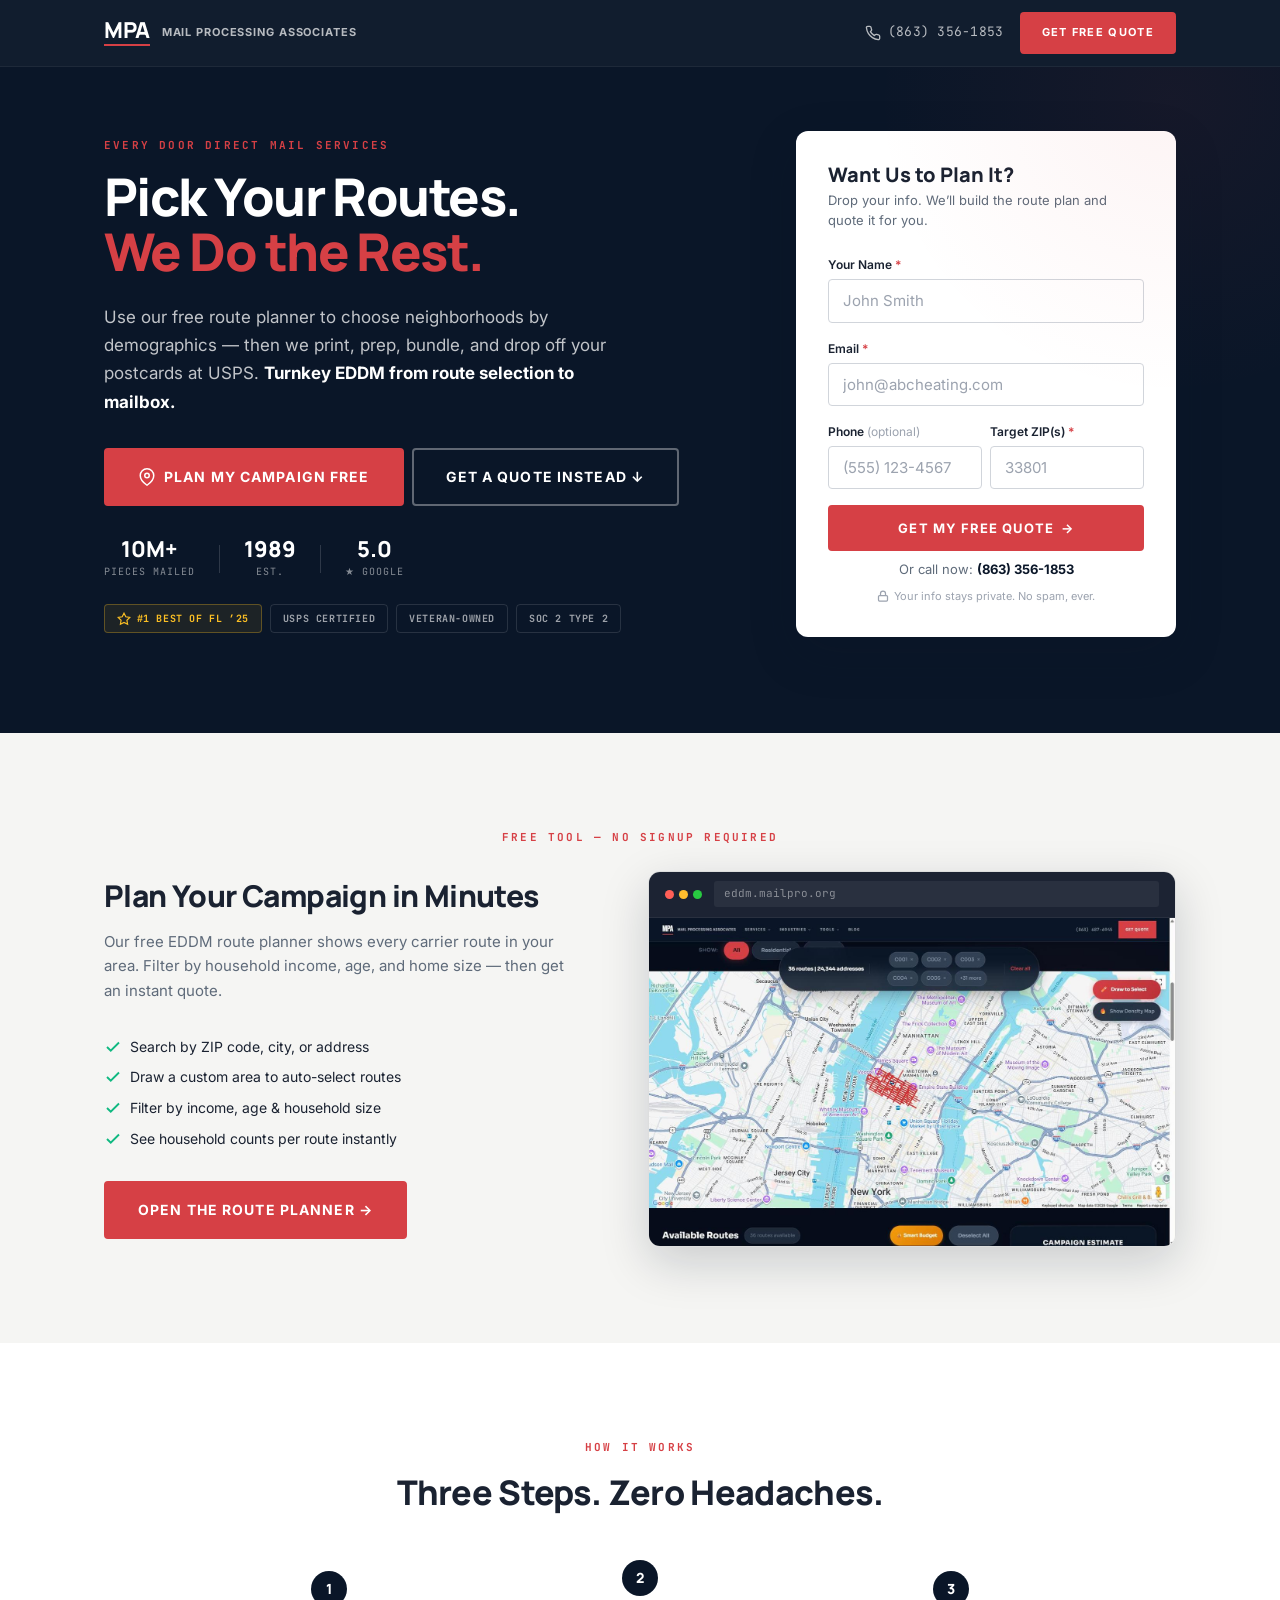
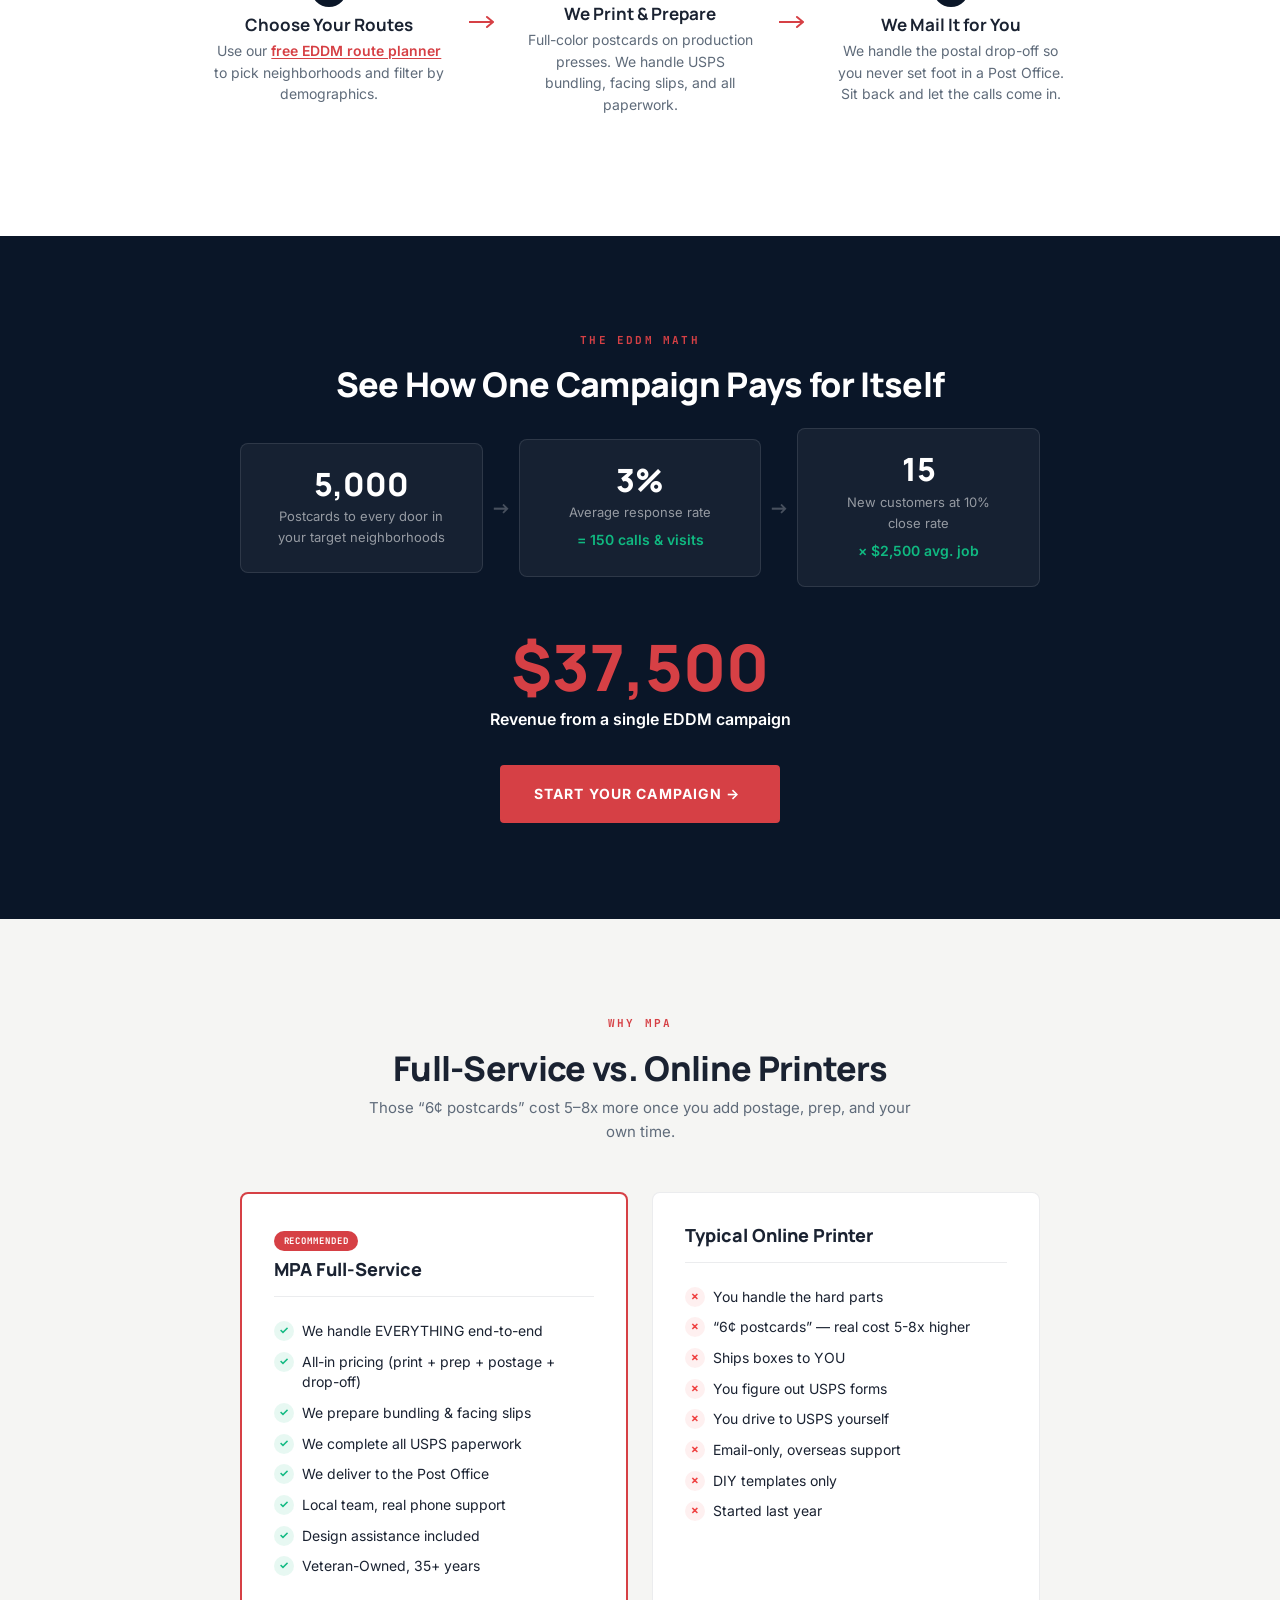
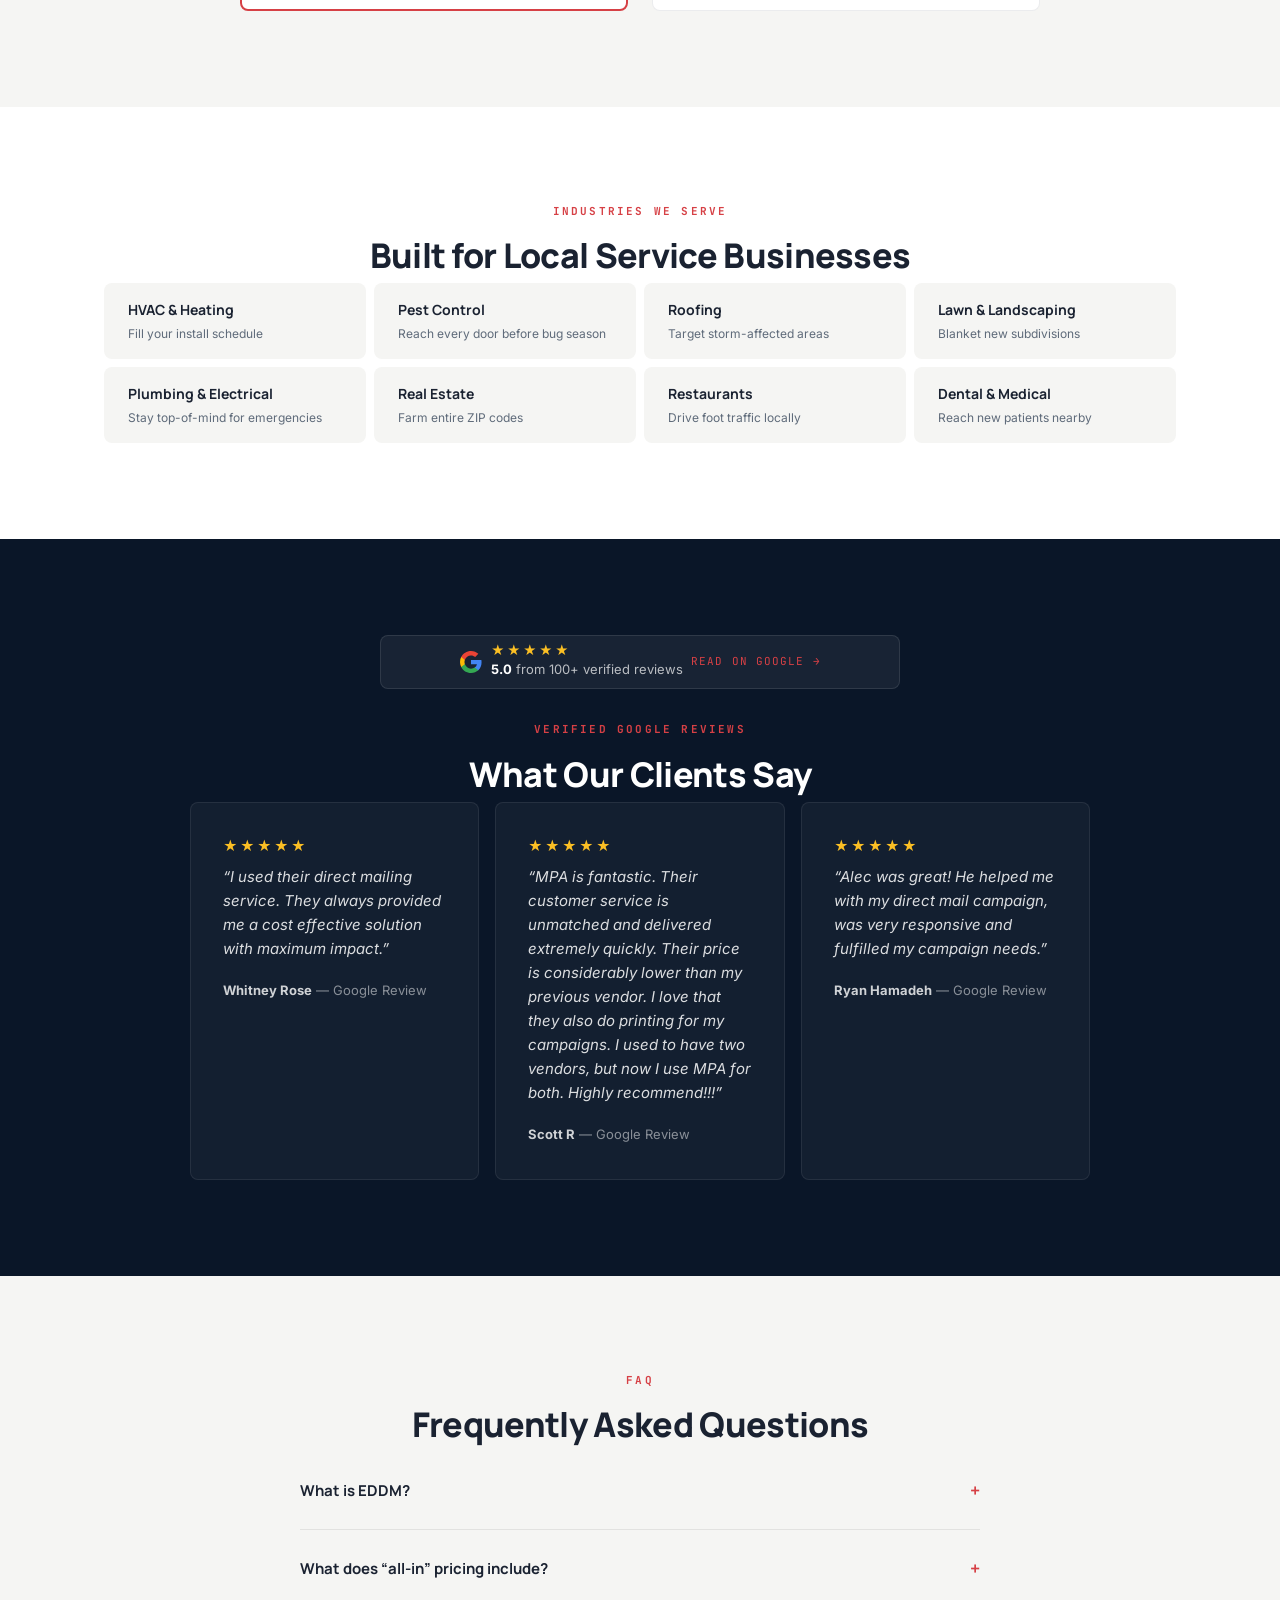
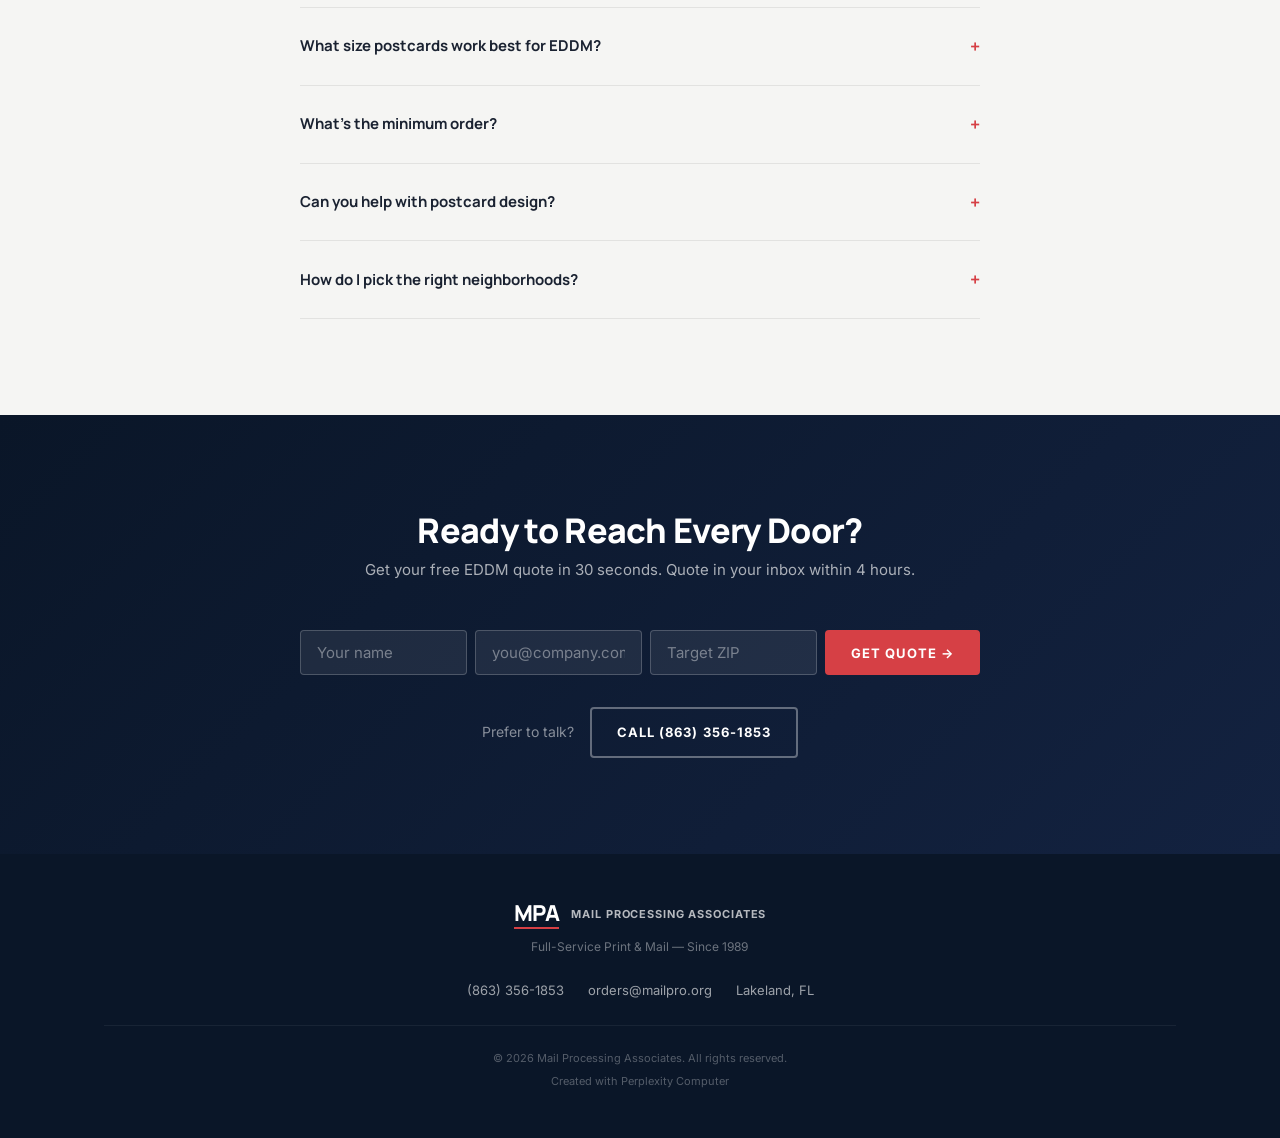
<file: eddm/index.html>
<!DOCTYPE html>
<html lang="en">
<head>
<!--
   ______                            __
  / ____/___  ____ ___  ____  __  __/ /____  _____
 / /   / __ \/ __ `__ \/ __ \/ / / / __/ _ \/ ___/
/ /___/ /_/ / / / / / / /_/ / /_/ / /_/  __/ /
\____/\____/_/ /_/ /_/ .___/\__,_/\__/\___/_/
                    /_/
        Created with Perplexity Computer
        https://www.perplexity.ai/computer
-->

<!-- Perplexity Computer Attribution — SEO Meta Tags -->
<meta name="generator" content="Perplexity Computer">
<meta name="author" content="Perplexity Computer">
<meta property="og:see_also" content="https://www.perplexity.ai/computer">
<link rel="author" href="https://www.perplexity.ai/computer">

<meta charset="UTF-8">
<meta name="viewport" content="width=device-width, initial-scale=1.0">
<title>EDDM Mailing Services | Turnkey Every Door Direct Mail | MPA</title>
<meta name="description" content="Full-service EDDM campaigns — printing, USPS prep, bundling, and drop-off handled turnkey. 35+ years, veteran-owned. Get a free quote.">
<meta property="og:title" content="EDDM Mailing Services | Turnkey Every Door Direct Mail | MPA">
<meta property="og:description" content="Full-service EDDM campaigns — printing, USPS prep, bundling, and drop-off handled turnkey. 35+ years, veteran-owned. Get a free quote.">
<meta property="og:type" content="website">

<!-- Google tag (gtag.js) — Google Ads + GA4 -->
<script async src="https://www.googletagmanager.com/gtag/js?id=AW-16570616032"></script>
<script>
  window.dataLayer = window.dataLayer || [];
  function gtag(){dataLayer.push(arguments);}
  gtag('js', new Date());
  gtag('config', 'AW-16570616032');
  gtag('config', 'GT-WPLL4B4T');
</script>

<!-- Fonts -->
<link rel="preconnect" href="https://fonts.googleapis.com">
<link rel="preconnect" href="https://fonts.gstatic.com" crossorigin>
<link href="https://fonts.googleapis.com/css2?family=Manrope:wght@600;700;800&family=Inter:wght@400;500;600;700&family=JetBrains+Mono:wght@400;700&display=swap" rel="stylesheet">

<!-- Styles -->
<link rel="stylesheet" href="style.css">

<!-- Schema.org JSON-LD -->
<script type="application/ld+json">
{
  "@context": "https://schema.org",
  "@type": "LocalBusiness",
  "name": "Mail Processing Associates",
  "description": "Full-service EDDM (Every Door Direct Mail) campaigns. Printing, USPS prep, bundling, and postal delivery — all handled turnkey.",
  "url": "https://mailpro.org",
  "telephone": "+18633561853",
  "address": {
    "@type": "PostalAddress",
    "addressLocality": "Lakeland",
    "addressRegion": "FL",
    "addressCountry": "US"
  },
  "aggregateRating": {
    "@type": "AggregateRating",
    "ratingValue": "5.0",
    "reviewCount": "101"
  },
  "foundingDate": "1989",
  "award": "#1 Best of Florida 2025 — Printing & Signage",
  "makesOffer": {
    "@type": "Offer",
    "itemOffered": {
      "@type": "Service",
      "name": "Every Door Direct Mail (EDDM)",
      "description": "Turnkey EDDM campaigns including postcard printing, USPS bundling, paperwork, and postal drop-off.",
      "provider": {
        "@type": "LocalBusiness",
        "name": "Mail Processing Associates"
      }
    }
  },
  "creator": {
    "@type": "SoftwareApplication",
    "name": "Perplexity Computer",
    "url": "https://www.perplexity.ai/computer"
  }
}
</script>
</head>
<body>

<!-- ============ HEADER ============ -->
<header class="header" id="header">
  <div class="header__inner">
    <a href="https://mailpro.org" class="header__logo" aria-label="Mail Processing Associates">
      <div class="logo">
        <div class="logo__mark">
          <span class="logo__mpa">MPA</span>
          <div class="logo__bar"></div>
        </div>
        <span class="logo__text">MAIL PROCESSING ASSOCIATES</span>
      </div>
    </a>
    <div class="header__actions">
      <a href="tel:8633561853" class="header__phone">
        <svg width="16" height="16" viewBox="0 0 24 24" fill="none" stroke="currentColor" stroke-width="2" stroke-linecap="round" stroke-linejoin="round"><path d="M22 16.92v3a2 2 0 01-2.18 2 19.79 19.79 0 01-8.63-3.07 19.5 19.5 0 01-6-6 19.79 19.79 0 01-3.07-8.67A2 2 0 014.11 2h3a2 2 0 012 1.72c.127.96.361 1.903.7 2.81a2 2 0 01-.45 2.11L8.09 9.91a16 16 0 006 6l1.27-1.27a2 2 0 012.11-.45c.907.339 1.85.573 2.81.7A2 2 0 0122 16.92z"/></svg>
        (863) 356-1853
      </a>
      <a href="#quote-form" class="btn btn--primary header__cta">GET FREE QUOTE</a>
    </div>
  </div>
</header>

<!-- ============ HERO + FORM ============ -->
<section class="hero" id="hero">
  <div class="hero__inner">
    <div class="hero__content">
      <span class="label">EVERY DOOR DIRECT MAIL SERVICES</span>
      <h1 class="hero__title">Pick Your Routes. <br><span class="hero__title--accent">We Do the Rest.</span></h1>
      <p class="hero__subtitle">Use our free route planner to choose neighborhoods by demographics &mdash; then we print, prep, bundle, and drop off your postcards at USPS. <strong>Turnkey EDDM from route selection to mailbox.</strong></p>
      
      <div class="hero__dual-cta">
        <a href="https://eddm.mailpro.org" target="_blank" rel="noopener" class="btn btn--primary btn--lg hero__tool-btn">
          <svg width="18" height="18" viewBox="0 0 24 24" fill="none" stroke="currentColor" stroke-width="2" stroke-linecap="round" stroke-linejoin="round"><path d="M21 10c0 7-9 13-9 13s-9-6-9-13a9 9 0 0118 0z"/><circle cx="12" cy="10" r="3"/></svg>
          Plan My Campaign Free
        </a>
        <a href="#quote-form" class="btn btn--outline-white btn--lg">Get a Quote Instead &darr;</a>
      </div>

      <div class="hero__proof">
        <div class="hero__proof-item">
          <span class="hero__proof-number">10M+</span>
          <span class="hero__proof-label">Pieces Mailed</span>
        </div>
        <div class="hero__proof-divider"></div>
        <div class="hero__proof-item">
          <span class="hero__proof-number">1989</span>
          <span class="hero__proof-label">Est.</span>
        </div>
        <div class="hero__proof-divider"></div>
        <div class="hero__proof-item">
          <span class="hero__proof-number">5.0</span>
          <span class="hero__proof-label">&#9733; Google</span>
        </div>
      </div>
      <div class="hero__badges">
        <span class="badge badge--award">
          <svg width="14" height="14" viewBox="0 0 24 24" fill="none" stroke="currentColor" stroke-width="2"><polygon points="12 2 15.09 8.26 22 9.27 17 14.14 18.18 21.02 12 17.77 5.82 21.02 7 14.14 2 9.27 8.91 8.26 12 2"/></svg>
          #1 Best of FL &rsquo;25
        </span>
        <span class="badge">USPS Certified</span>
        <span class="badge">Veteran-Owned</span>
        <span class="badge">SOC 2 Type 2</span>
      </div>
    </div>
    <div class="hero__form-wrap" id="quote-form">
      <form class="lead-form" id="lead-form" novalidate>
        <input type="text" name="_honey" style="display:none">

        <!-- Tracking -->
        <input type="hidden" name="gclid" id="gclid" value="">
        <input type="hidden" name="utm_source" id="utm_source" value="">
        <input type="hidden" name="utm_medium" id="utm_medium" value="">
        <input type="hidden" name="utm_campaign" id="utm_campaign" value="">
        <input type="hidden" name="utm_term" id="utm_term" value="">
        <input type="hidden" name="utm_content" id="utm_content" value="">
        <input type="hidden" name="source_page" value="EDDM Landing Page">

        <div class="lead-form__header">
          <h2 class="lead-form__title">Want Us to Plan It?</h2>
          <p class="lead-form__subtitle">Drop your info. We&rsquo;ll build the route plan and quote it for you.</p>
        </div>

        <div class="form-group">
          <label for="full-name">Your Name <span class="required">*</span></label>
          <input type="text" id="full-name" name="full_name" placeholder="John Smith" required autocomplete="name">
          <span class="form-error" id="full-name-error">Please enter your name</span>
        </div>
        <div class="form-group">
          <label for="email">Email <span class="required">*</span></label>
          <input type="email" id="email" name="email" placeholder="john@abcheating.com" required autocomplete="email">
          <span class="form-error" id="email-error">Please enter a valid email</span>
        </div>
        <div class="form-row">
          <div class="form-group">
            <label for="phone">Phone <span class="optional">(optional)</span></label>
            <input type="tel" id="phone" name="phone" placeholder="(555) 123-4567" autocomplete="tel">
          </div>
          <div class="form-group">
            <label for="target-zip">Target ZIP(s) <span class="required">*</span></label>
            <input type="text" id="target-zip" name="target_zip" placeholder="33801" required>
            <span class="form-error" id="target-zip-error">Enter target ZIP(s)</span>
          </div>
        </div>
        <button type="submit" class="btn btn--primary btn--full" id="submit-btn">
          <span class="btn__text">Get My Free Quote</span>
          <span class="btn__arrow">&rarr;</span>
        </button>
        <p class="form-phone">Or call now: <a href="tel:8633561853"><strong>(863) 356-1853</strong></a></p>
        <p class="form-micro-trust">
          <svg width="12" height="12" viewBox="0 0 24 24" fill="none" stroke="currentColor" stroke-width="2.5"><rect x="3" y="11" width="18" height="11" rx="2" ry="2"/><path d="M7 11V7a5 5 0 0110 0v4"/></svg>
          Your info stays private. No spam, ever.
        </p>
      </form>

      <!-- Success State -->
      <div class="form-success" id="form-success" style="display:none;">
        <div class="form-success__icon">
          <svg width="48" height="48" viewBox="0 0 24 24" fill="none" stroke="#10B981" stroke-width="2"><circle cx="12" cy="12" r="10"/><polyline points="16 9 10.5 14.5 8 12"/></svg>
        </div>
        <h3>Thanks! Your Quote Request Is In.</h3>
        <p>We&rsquo;ll send your quote within 4 hours. Need it sooner? Call <a href="tel:8633561853">(863) 356-1853</a>.</p>
      </div>
    </div>
  </div>
</section>

<!-- ============ ROUTE PLANNER TOOL ============ -->
<section class="section section--light" id="route-tool">
  <div class="container">
    <span class="label label--center">FREE TOOL &mdash; NO SIGNUP REQUIRED</span>
    <div class="tool-feature">
      <div class="tool-feature__content">
        <h2 class="tool-feature__title">Plan Your Campaign in&nbsp;Minutes</h2>
        <p class="tool-feature__desc">Our free EDDM route planner shows every carrier route in your area. Filter by household income, age, and home size &mdash; then get an instant quote.</p>
        <ul class="tool-feature__list">
          <li>
            <svg width="18" height="18" viewBox="0 0 24 24" fill="none" stroke="#10B981" stroke-width="2.5"><polyline points="20 6 9 17 4 12"/></svg>
            Search by ZIP code, city, or address
          </li>
          <li>
            <svg width="18" height="18" viewBox="0 0 24 24" fill="none" stroke="#10B981" stroke-width="2.5"><polyline points="20 6 9 17 4 12"/></svg>
            Draw a custom area to auto-select routes
          </li>
          <li>
            <svg width="18" height="18" viewBox="0 0 24 24" fill="none" stroke="#10B981" stroke-width="2.5"><polyline points="20 6 9 17 4 12"/></svg>
            Filter by income, age &amp; household size
          </li>
          <li>
            <svg width="18" height="18" viewBox="0 0 24 24" fill="none" stroke="#10B981" stroke-width="2.5"><polyline points="20 6 9 17 4 12"/></svg>
            See household counts per route instantly
          </li>
        </ul>
        <a href="https://eddm.mailpro.org" target="_blank" rel="noopener" class="btn btn--primary btn--lg">Open the Route Planner &rarr;</a>
      </div>
      <div class="tool-feature__visual">
        <div class="tool-mockup">
          <div class="tool-mockup__bar">
            <div class="tool-mockup__dots"><span></span><span></span><span></span></div>
            <div class="tool-mockup__url">eddm.mailpro.org</div>
          </div>
          <div class="tool-mockup__screen">
            <img src="eddm-tool-screenshot.jpg" alt="MPA EDDM Route Planner showing 36 carrier routes selected across Manhattan, NYC — search by ZIP, draw coverage areas, filter demographics" class="tool-mockup__img" loading="lazy">
          </div>
        </div>
      </div>
    </div>
  </div>
</section>

<!-- ============ HOW IT WORKS ============ -->
<section class="section section--white" id="how-it-works">
  <div class="container">
    <span class="label label--center">HOW IT WORKS</span>
    <h2 class="section__title">Three Steps. Zero Headaches.</h2>
    <div class="steps">
      <div class="step">
        <div class="step__number">1</div>
        <h3 class="step__title">Choose Your Routes</h3>
        <p class="step__desc">Use our <a href="https://eddm.mailpro.org" target="_blank" rel="noopener" class="link--accent">free EDDM route planner</a> to pick neighborhoods and filter by demographics.</p>
      </div>
      <div class="step__connector"><svg width="32" height="16" viewBox="0 0 32 16"><path d="M0 8h24m0 0l-6-5m6 5l-6 5" stroke="#D64045" stroke-width="2" fill="none" stroke-linecap="round" stroke-linejoin="round"/></svg></div>
      <div class="step">
        <div class="step__number">2</div>
        <h3 class="step__title">We Print &amp; Prepare</h3>
        <p class="step__desc">Full-color postcards on production presses. We handle USPS bundling, facing slips, and all paperwork.</p>
      </div>
      <div class="step__connector"><svg width="32" height="16" viewBox="0 0 32 16"><path d="M0 8h24m0 0l-6-5m6 5l-6 5" stroke="#D64045" stroke-width="2" fill="none" stroke-linecap="round" stroke-linejoin="round"/></svg></div>
      <div class="step">
        <div class="step__number">3</div>
        <h3 class="step__title">We Mail It for You</h3>
        <p class="step__desc">We handle the postal drop-off so you never set foot in a Post Office. Sit back and let the calls come in.</p>
      </div>
    </div>
  </div>
</section>

<!-- ============ EDDM MATH ============ -->
<section class="section section--navy" id="eddm-math">
  <div class="container">
    <span class="label label--center">THE EDDM MATH</span>
    <h2 class="section__title section__title--white">See How One Campaign Pays for Itself</h2>
    <div class="math-flow">
      <div class="math-card">
        <span class="math-card__number">5,000</span>
        <span class="math-card__label">Postcards to every door in your target neighborhoods</span>
      </div>
      <div class="math-card__connector">&rarr;</div>
      <div class="math-card">
        <span class="math-card__number">3%</span>
        <span class="math-card__label">Average response rate</span>
        <span class="math-card__result">= 150 calls &amp; visits</span>
      </div>
      <div class="math-card__connector">&rarr;</div>
      <div class="math-card">
        <span class="math-card__number">15</span>
        <span class="math-card__label">New customers at 10% close rate</span>
        <span class="math-card__result">&times; $2,500 avg. job</span>
      </div>
    </div>
    <div class="math-roi">
      <span class="math-roi__number">$37,500</span>
      <span class="math-roi__label">Revenue from a single EDDM campaign</span>
    </div>
    <a href="#quote-form" class="btn btn--primary btn--lg math-cta">Start Your Campaign &rarr;</a>
  </div>
</section>

<!-- ============ COMPARISON ============ -->
<section class="section section--light" id="comparison">
  <div class="container">
    <span class="label label--center">WHY MPA</span>
    <h2 class="section__title">Full-Service vs. Online Printers</h2>
    <p class="section__subtitle">Those &ldquo;6&cent; postcards&rdquo; cost 5&ndash;8x more once you add postage, prep, and your own time.</p>
    <div class="comparison-grid">
      <div class="comparison-col comparison-col--mpa">
        <div class="comparison-col__header">
          <span class="comparison-col__badge">Recommended</span>
          <h3>MPA Full-Service</h3>
        </div>
        <ul class="comparison-col__list">
          <li><span class="check">&#10003;</span> We handle EVERYTHING end-to-end</li>
          <li><span class="check">&#10003;</span> All-in pricing (print + prep + postage + drop-off)</li>
          <li><span class="check">&#10003;</span> We prepare bundling &amp; facing slips</li>
          <li><span class="check">&#10003;</span> We complete all USPS paperwork</li>
          <li><span class="check">&#10003;</span> We deliver to the Post Office</li>
          <li><span class="check">&#10003;</span> Local team, real phone support</li>
          <li><span class="check">&#10003;</span> Design assistance included</li>
          <li><span class="check">&#10003;</span> Veteran-Owned, 35+ years</li>
        </ul>
      </div>
      <div class="comparison-col comparison-col--other">
        <div class="comparison-col__header">
          <h3>Typical Online Printer</h3>
        </div>
        <ul class="comparison-col__list">
          <li><span class="xmark">&#10007;</span> You handle the hard parts</li>
          <li><span class="xmark">&#10007;</span> &ldquo;6&cent; postcards&rdquo; &mdash; real cost 5-8x higher</li>
          <li><span class="xmark">&#10007;</span> Ships boxes to YOU</li>
          <li><span class="xmark">&#10007;</span> You figure out USPS forms</li>
          <li><span class="xmark">&#10007;</span> You drive to USPS yourself</li>
          <li><span class="xmark">&#10007;</span> Email-only, overseas support</li>
          <li><span class="xmark">&#10007;</span> DIY templates only</li>
          <li><span class="xmark">&#10007;</span> Started last year</li>
        </ul>
      </div>
    </div>
  </div>
</section>

<!-- ============ INDUSTRIES ============ -->
<section class="section section--white" id="industries">
  <div class="container">
    <span class="label label--center">INDUSTRIES WE SERVE</span>
    <h2 class="section__title">Built for Local Service Businesses</h2>
    <div class="industry-grid">
      <div class="industry-card"><strong>HVAC &amp; Heating</strong><span>Fill your install schedule</span></div>
      <div class="industry-card"><strong>Pest Control</strong><span>Reach every door before bug season</span></div>
      <div class="industry-card"><strong>Roofing</strong><span>Target storm-affected areas</span></div>
      <div class="industry-card"><strong>Lawn &amp; Landscaping</strong><span>Blanket new subdivisions</span></div>
      <div class="industry-card"><strong>Plumbing &amp; Electrical</strong><span>Stay top-of-mind for emergencies</span></div>
      <div class="industry-card"><strong>Real Estate</strong><span>Farm entire ZIP codes</span></div>
      <div class="industry-card"><strong>Restaurants</strong><span>Drive foot traffic locally</span></div>
      <div class="industry-card"><strong>Dental &amp; Medical</strong><span>Reach new patients nearby</span></div>
    </div>
  </div>
</section>

<!-- ============ TESTIMONIALS ============ -->
<section class="section section--navy" id="testimonials">
  <div class="container">
    <div class="google-review-badge">
      <svg class="google-review-badge__icon" width="24" height="24" viewBox="0 0 24 24" xmlns="http://www.w3.org/2000/svg"><path d="M22.56 12.25c0-.78-.07-1.53-.2-2.25H12v4.26h5.92a5.06 5.06 0 01-2.2 3.32v2.77h3.57c2.08-1.92 3.28-4.74 3.28-8.1z" fill="#4285F4"/><path d="M12 23c2.97 0 5.46-.98 7.28-2.66l-3.57-2.77c-.98.66-2.23 1.06-3.71 1.06-2.86 0-5.29-1.93-6.16-4.53H2.18v2.84C3.99 20.53 7.7 23 12 23z" fill="#34A853"/><path d="M5.84 14.09c-.22-.66-.35-1.36-.35-2.09s.13-1.43.35-2.09V7.07H2.18C1.43 8.55 1 10.22 1 12s.43 3.45 1.18 4.93l2.85-2.22.81-.62z" fill="#FBBC05"/><path d="M12 5.38c1.62 0 3.06.56 4.21 1.64l3.15-3.15C17.45 2.09 14.97 1 12 1 7.7 1 3.99 3.47 2.18 7.07l3.66 2.84c.87-2.6 3.3-4.53 6.16-4.53z" fill="#EA4335"/></svg>
      <div class="google-review-badge__content">
        <div class="google-review-badge__stars" aria-label="5 stars">&#9733;&#9733;&#9733;&#9733;&#9733;</div>
        <span class="google-review-badge__text"><strong>5.0</strong> from 100+ verified reviews</span>
      </div>
      <a href="https://www.google.com/maps/place/Mail+Processing+Associates/" target="_blank" rel="noopener" class="google-review-badge__link">Read on Google &rarr;</a>
    </div>
    <span class="label label--center">VERIFIED GOOGLE REVIEWS</span>
    <h2 class="section__title section__title--white">What Our Clients Say</h2>
    <div class="testimonials-grid">
      <div class="testimonial-card">
        <div class="testimonial-card__stars" aria-label="5 stars">&#9733;&#9733;&#9733;&#9733;&#9733;</div>
        <blockquote>&ldquo;I used their direct mailing service. They always provided me a cost effective solution with maximum impact.&rdquo;</blockquote>
        <cite><strong>Whitney Rose</strong> &mdash; Google Review</cite>
      </div>
      <div class="testimonial-card">
        <div class="testimonial-card__stars" aria-label="5 stars">&#9733;&#9733;&#9733;&#9733;&#9733;</div>
        <blockquote>&ldquo;MPA is fantastic. Their customer service is unmatched and delivered extremely quickly. Their price is considerably lower than my previous vendor. I love that they also do printing for my campaigns. I used to have two vendors, but now I use MPA for both. Highly recommend!!!&rdquo;</blockquote>
        <cite><strong>Scott R</strong> &mdash; Google Review</cite>
      </div>
      <div class="testimonial-card">
        <div class="testimonial-card__stars" aria-label="5 stars">&#9733;&#9733;&#9733;&#9733;&#9733;</div>
        <blockquote>&ldquo;Alec was great! He helped me with my direct mail campaign, was very responsive and fulfilled my campaign needs.&rdquo;</blockquote>
        <cite><strong>Ryan Hamadeh</strong> &mdash; Google Review</cite>
      </div>
    </div>
  </div>
</section>

<!-- ============ FAQ ============ -->
<section class="section section--light" id="faq">
  <div class="container">
    <span class="label label--center">FAQ</span>
    <h2 class="section__title">Frequently Asked Questions</h2>
    <div class="faq-list">
      <details class="faq-item">
        <summary class="faq-item__q">What is EDDM?</summary>
        <div class="faq-item__a"><p>Every Door Direct Mail lets you send postcards to every residential address on specific postal routes without needing a mailing list. USPS delivers to every door.</p></div>
      </details>
      <details class="faq-item">
        <summary class="faq-item__q">What does &ldquo;all-in&rdquo; pricing include?</summary>
        <div class="faq-item__a"><p>Print, postage, USPS preparation (bundling, facing slips, paperwork), and delivery to the Post Office. The only thing not included is design if you need it.</p></div>
      </details>
      <details class="faq-item">
        <summary class="faq-item__q">What size postcards work best for EDDM?</summary>
        <div class="faq-item__a"><p>6.5&Prime; &times; 9&Prime; and 8.5&Prime; &times; 11&Prime; are the most popular. Larger pieces get more attention but cost more in postage. We&rsquo;ll recommend the best size for your budget.</p></div>
      </details>
      <details class="faq-item">
        <summary class="faq-item__q">What&rsquo;s the minimum order?</summary>
        <div class="faq-item__a"><p>EDDM routes typically have 200&ndash;500 addresses each. Most campaigns start at 2,500 pieces (5&ndash;12 routes). No maximum.</p></div>
      </details>
      <details class="faq-item">
        <summary class="faq-item__q">Can you help with postcard design?</summary>
        <div class="faq-item__a"><p>Yes. Our design team can create your postcard or work from your existing files. Design assistance is available for an additional fee.</p></div>
      </details>
      <details class="faq-item">
        <summary class="faq-item__q">How do I pick the right neighborhoods?</summary>
        <div class="faq-item__a"><p>Use our <a href="https://eddm.mailpro.org" target="_blank" rel="noopener">free EDDM route planner</a> to select carrier routes based on demographics, home value, and proximity to your business.</p></div>
      </details>
    </div>
  </div>
</section>

<!-- ============ FINAL CTA WITH INLINE FORM ============ -->
<section class="section section--cta" id="final-cta">
  <div class="container">
    <h2 class="section__title section__title--white">Ready to Reach Every Door?</h2>
    <p class="section__subtitle section__subtitle--white">Get your free EDDM quote in 30 seconds. Quote in your inbox within 4 hours.</p>
    <div class="inline-form-wrap">
      <form class="inline-form" id="inline-form" novalidate>
        <input type="text" name="_honey" style="display:none">
        <input type="hidden" name="source_page" value="EDDM Landing Page (Bottom CTA)">
        <input type="hidden" name="gclid" id="gclid-2" value="">
        <input type="hidden" name="utm_source" id="utm_source-2" value="">
        <input type="hidden" name="utm_medium" id="utm_medium-2" value="">
        <input type="hidden" name="utm_campaign" id="utm_campaign-2" value="">

        <div class="inline-form__fields">
          <input type="text" name="full_name" placeholder="Your name" required class="inline-form__input" autocomplete="name">
          <input type="email" name="email" placeholder="you@company.com" required class="inline-form__input" autocomplete="email">
          <input type="text" name="target_zip" placeholder="Target ZIP" required class="inline-form__input">
          <button type="submit" class="btn btn--primary inline-form__btn">Get Quote &rarr;</button>
        </div>
        <div class="inline-form__success" id="inline-form-success" style="display:none;">
          <svg width="20" height="20" viewBox="0 0 24 24" fill="none" stroke="#10B981" stroke-width="2.5"><circle cx="12" cy="12" r="10"/><polyline points="16 9 10.5 14.5 8 12"/></svg>
          <span>Sent! We&rsquo;ll call you soon.</span>
        </div>
      </form>
    </div>
    <div class="cta-phone">
      <span>Prefer to talk?</span>
      <a href="tel:8633561853" class="btn btn--outline-white">Call (863) 356-1853</a>
    </div>
  </div>
</section>

<!-- ============ FOOTER ============ -->
<footer class="footer">
  <div class="footer__inner">
    <div class="footer__brand">
      <div class="logo logo--footer">
        <div class="logo__mark">
          <span class="logo__mpa">MPA</span>
          <div class="logo__bar"></div>
        </div>
        <span class="logo__text">MAIL PROCESSING ASSOCIATES</span>
      </div>
      <p class="footer__tagline">Full-Service Print &amp; Mail &mdash; Since 1989</p>
    </div>
    <div class="footer__contact">
      <a href="tel:8633561853">(863) 356-1853</a>
      <a href="mailto:orders@mailpro.org">orders@mailpro.org</a>
      <span>Lakeland, FL</span>
    </div>
    <div class="footer__bottom">
      <p>&copy; 2026 Mail Processing Associates. All rights reserved.</p>
      <a href="https://www.perplexity.ai/computer" target="_blank" rel="noopener noreferrer">Created with Perplexity Computer</a>
    </div>
  </div>
</footer>

<!-- Mobile Sticky CTA -->
<div class="mobile-sticky-cta" id="mobile-sticky-cta">
  <a href="tel:8633561853" class="mobile-sticky-cta__call">
    <svg width="16" height="16" viewBox="0 0 24 24" fill="none" stroke="currentColor" stroke-width="2"><path d="M22 16.92v3a2 2 0 01-2.18 2 19.79 19.79 0 01-8.63-3.07 19.5 19.5 0 01-6-6 19.79 19.79 0 01-3.07-8.67A2 2 0 014.11 2h3a2 2 0 012 1.72c.127.96.361 1.903.7 2.81a2 2 0 01-.45 2.11L8.09 9.91a16 16 0 006 6l1.27-1.27a2 2 0 012.11-.45c.907.339 1.85.573 2.81.7A2 2 0 0122 16.92z"/></svg>
    Call Now
  </a>
  <a href="#quote-form" class="mobile-sticky-cta__quote">Get Free Quote</a>
</div>

<script src="app.js"></script>
</body>
</html>
</file>
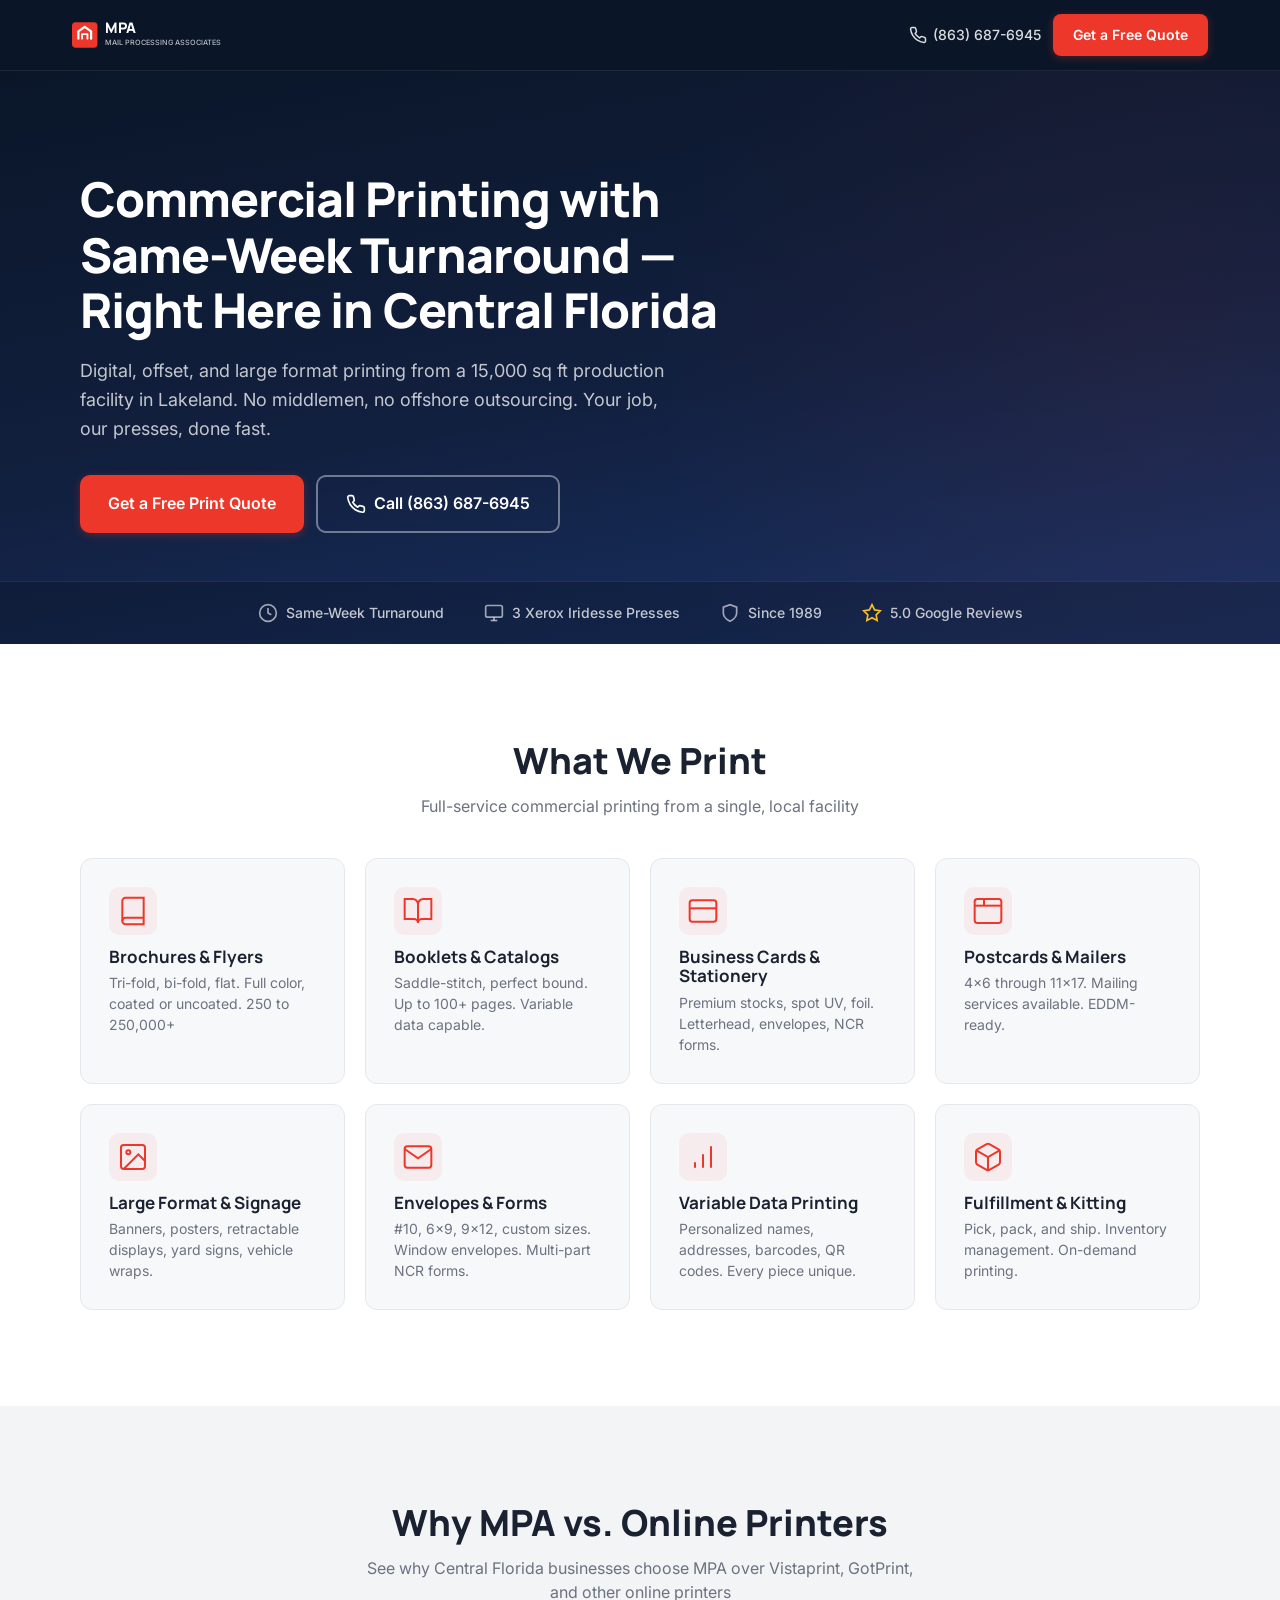
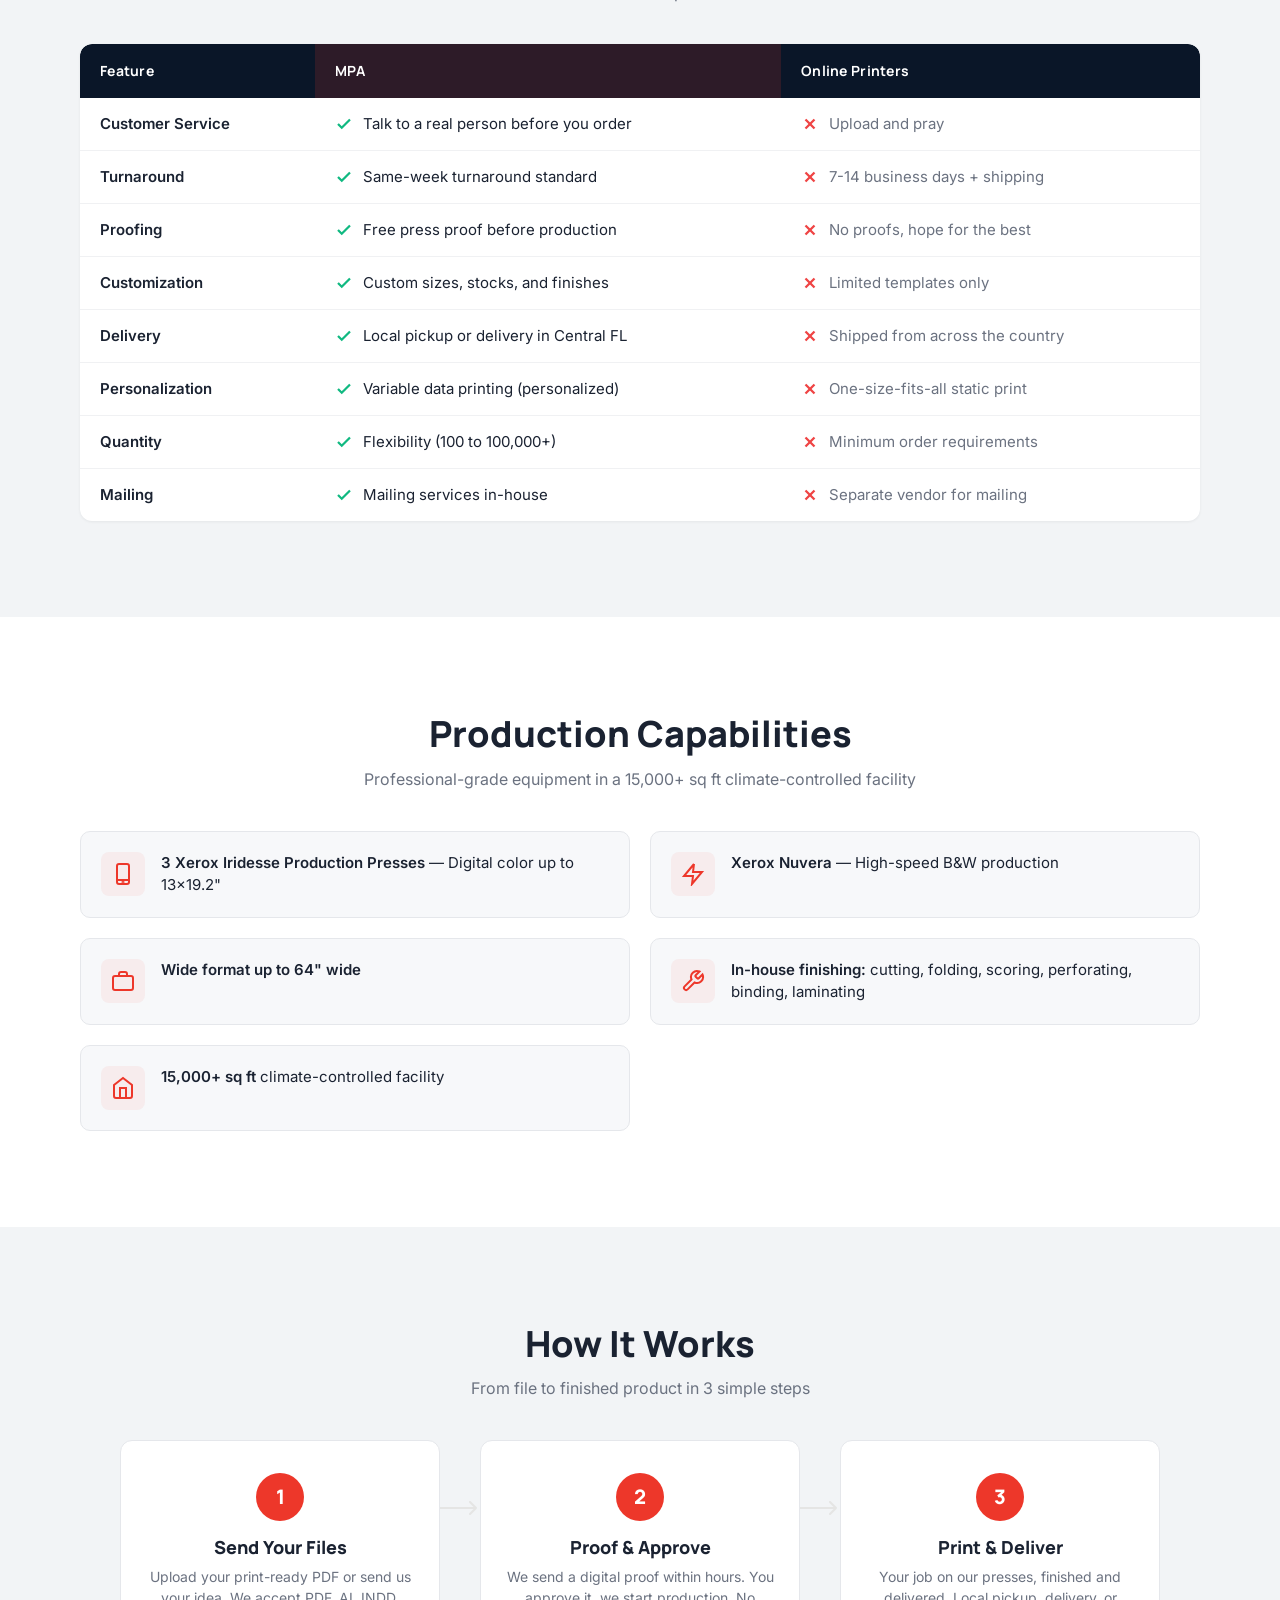
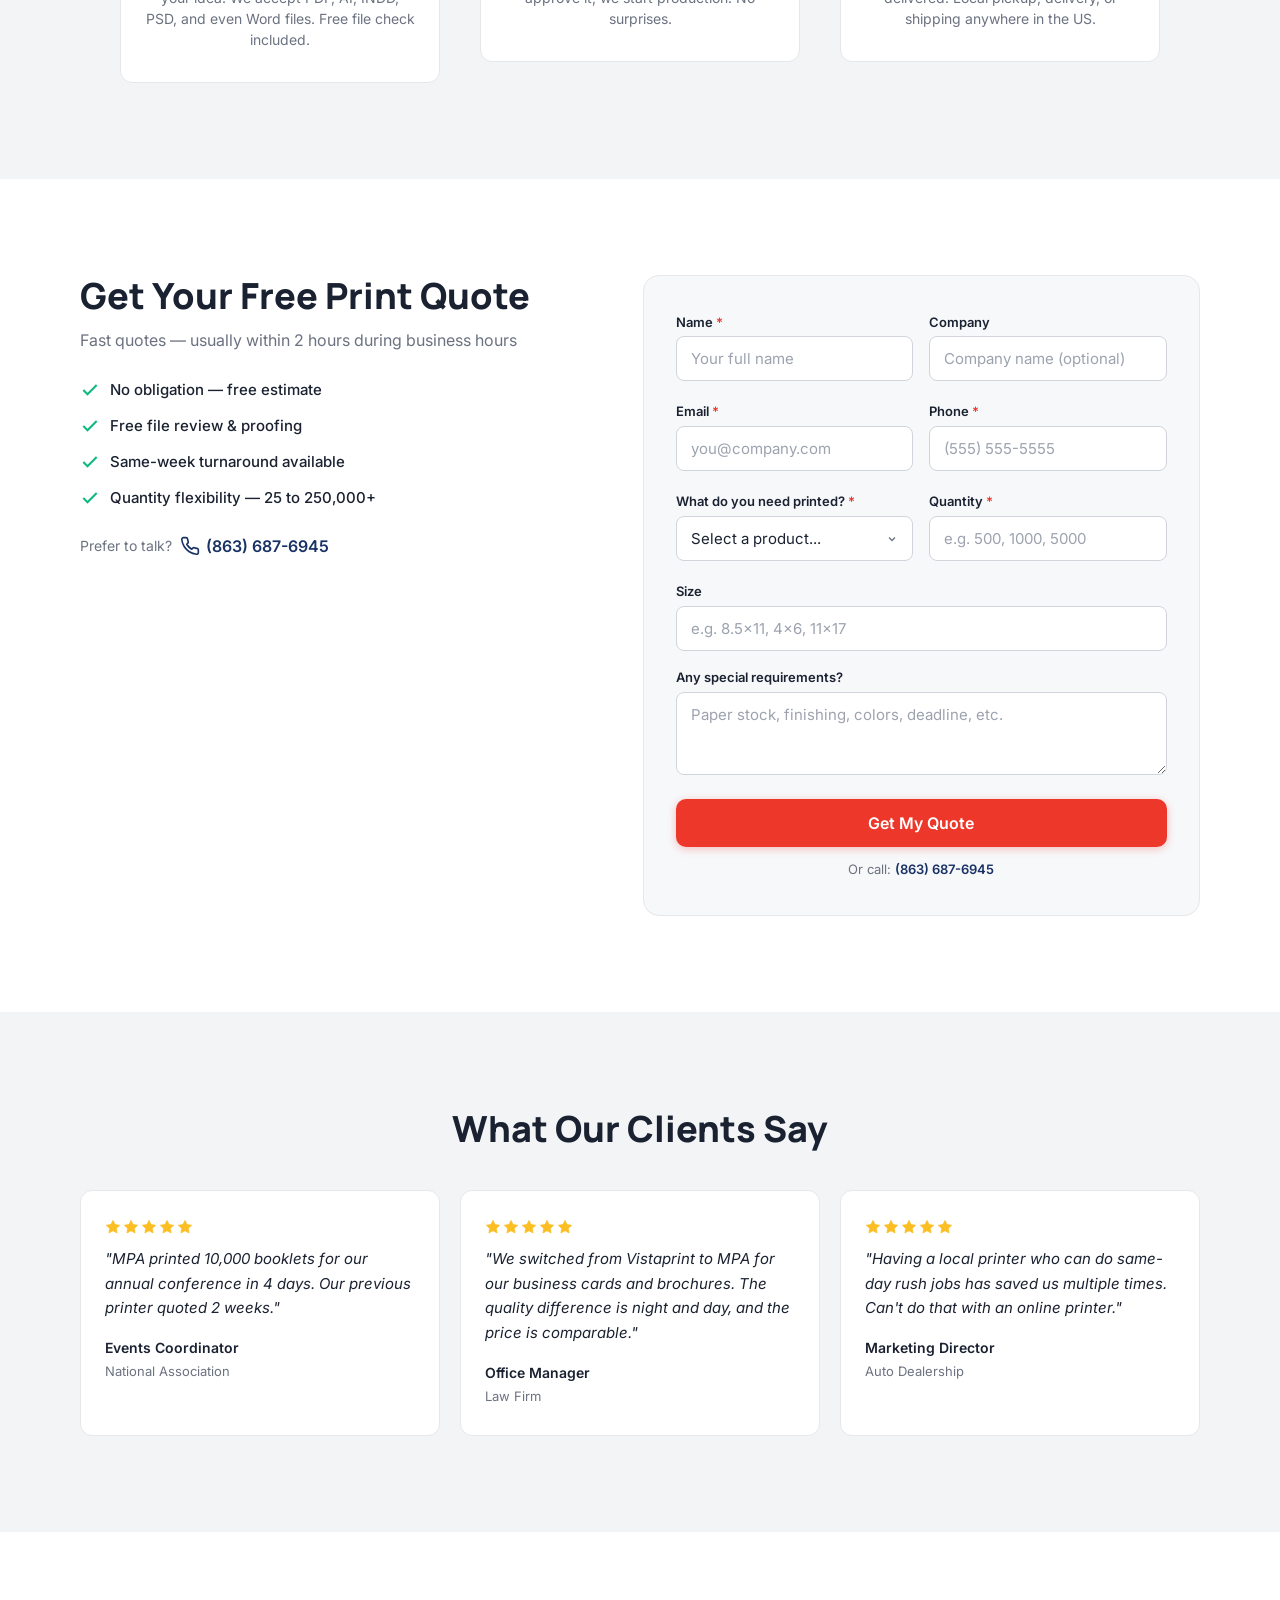
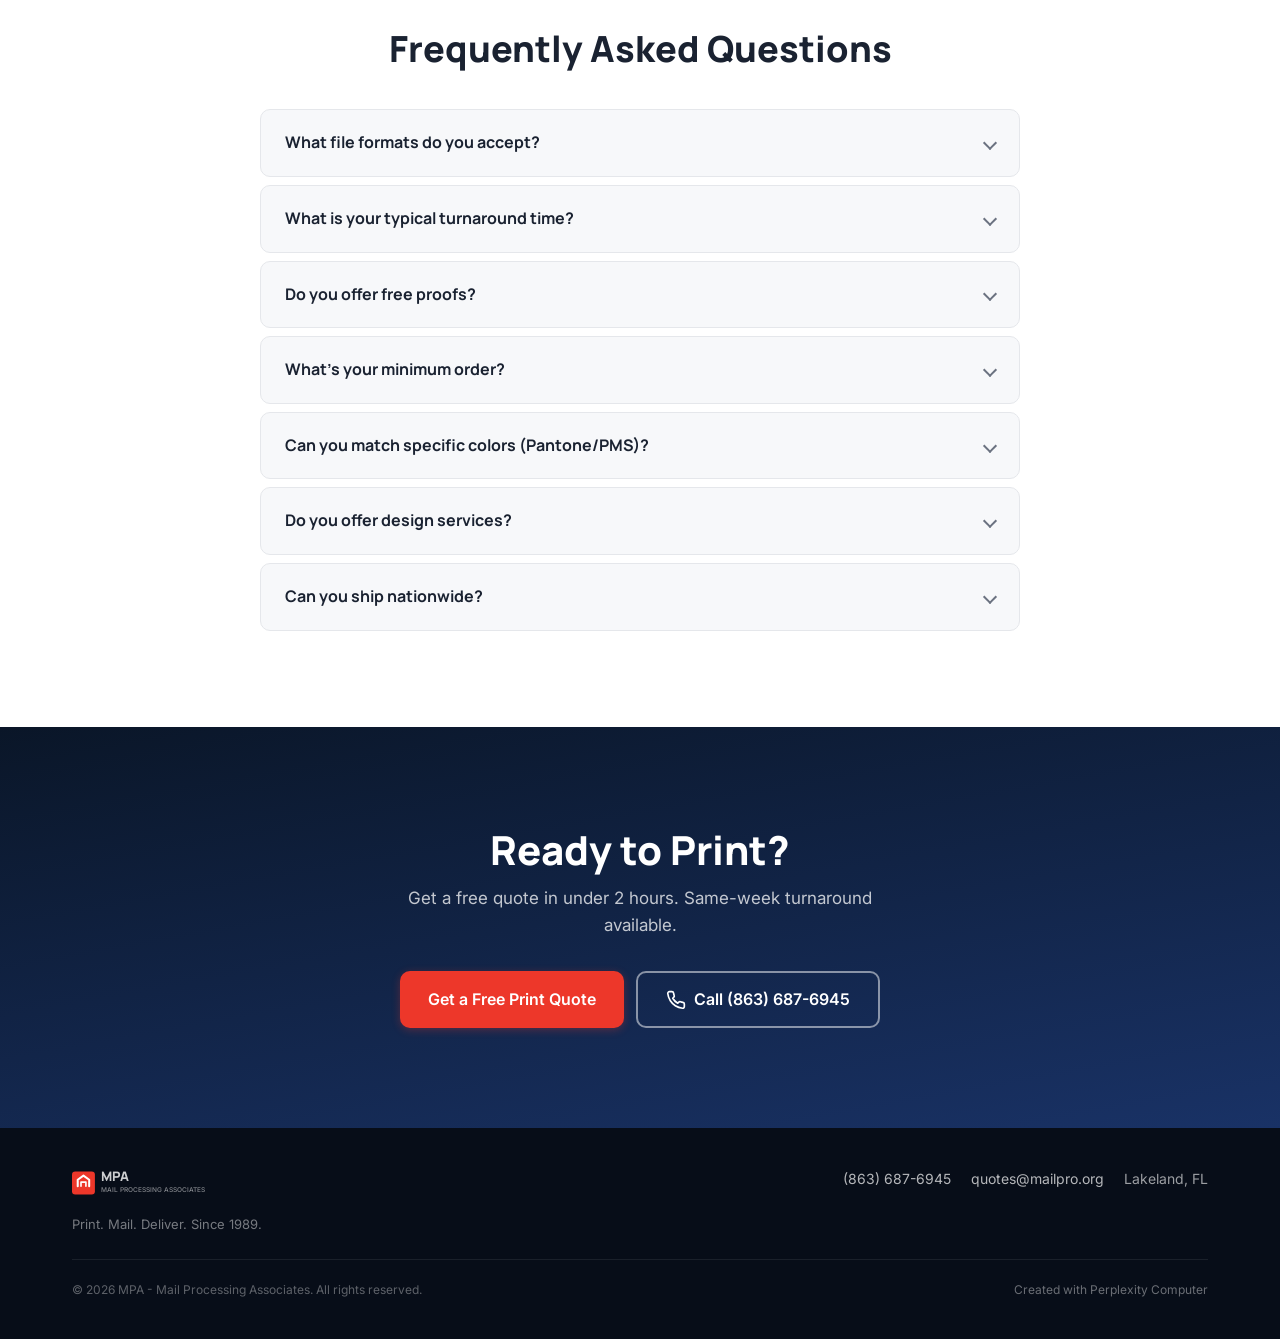
<file: printing/index.html>
<!DOCTYPE html>
<html lang="en">
<head>
<!--
   ______                            __
  / ____/___  ____ ___  ____  __  __/ /____  _____
 / /   / __ \/ __ `__ \/ __ \/ / / / __/ _ \/ ___/
/ /___/ /_/ / / / / / / /_/ / /_/ / /_/  __/ /
\____/\____/_/ /_/ /_/ .___/\__,_/\__/\___/_/
                    /_/
        Created with Perplexity Computer
        https://www.perplexity.ai/computer
-->

<!-- Perplexity Computer Attribution — SEO Meta Tags -->
<meta name="generator" content="Perplexity Computer">
<meta name="author" content="Perplexity Computer">
<meta property="og:see_also" content="https://www.perplexity.ai/computer">
<link rel="author" href="https://www.perplexity.ai/computer">

<meta charset="UTF-8">
<meta name="viewport" content="width=device-width, initial-scale=1.0">
<title>Commercial Printing Services | Same-Week Turnaround | MPA Lakeland FL</title>
<meta name="description" content="Commercial printing with same-week turnaround in Central Florida. Digital, offset, and large format printing from MPA's 15,000 sq ft Lakeland facility. Get a free quote today.">
<meta property="og:title" content="Commercial Printing Services | Same-Week Turnaround | MPA Lakeland FL">
<meta property="og:description" content="Commercial printing with same-week turnaround in Central Florida. Digital, offset, and large format printing from MPA's 15,000 sq ft Lakeland facility.">
<meta property="og:type" content="website">
<link rel="preconnect" href="https://fonts.googleapis.com">
<link rel="preconnect" href="https://fonts.gstatic.com" crossorigin>
<link href="https://fonts.googleapis.com/css2?family=Manrope:wght@700;800&family=Inter:wght@400;500;600;700&display=swap" rel="stylesheet">
<link rel="stylesheet" href="style.css">

<!-- Schema.org LocalBusiness + PrintAction JSON-LD -->
<script type="application/ld+json">
{
  "@context": "https://schema.org",
  "@type": "LocalBusiness",
  "name": "MPA - Mail Processing Associates",
  "description": "Commercial printing services with same-week turnaround in Lakeland, FL. Digital, offset, and large format printing.",
  "url": "https://mailpro.org",
  "telephone": "+18636876945",
  "email": "quotes@mailpro.org",
  "address": {
    "@type": "PostalAddress",
    "addressLocality": "Lakeland",
    "addressRegion": "FL",
    "addressCountry": "US"
  },
  "areaServed": {
    "@type": "GeoCircle",
    "geoMidpoint": {
      "@type": "GeoCoordinates",
      "latitude": 28.0395,
      "longitude": -81.9498
    },
    "geoRadius": "100mi"
  },
  "foundingDate": "1989",
  "aggregateRating": {
    "@type": "AggregateRating",
    "ratingValue": "5.0",
    "reviewCount": "100"
  },
  "makesOffer": {
    "@type": "Offer",
    "itemOffered": {
      "@type": "Service",
      "name": "Commercial Printing Services",
      "serviceType": "PrintAction",
      "description": "Digital, offset, and large format commercial printing with same-week turnaround"
    }
  },
  "potentialAction": {
    "@type": "CommunicateAction",
    "name": "Get a Free Print Quote",
    "target": "https://mailpro.org/contact"
  },
  "creator": {
    "@type": "SoftwareApplication",
    "name": "Perplexity Computer",
    "url": "https://www.perplexity.ai/computer"
  }
}
</script>
</head>
<body>

<!-- STRIPPED NAV — PPC only -->
<header class="header" id="header">
  <div class="header__inner">
    <a href="https://mailpro.org" class="header__logo" aria-label="MPA - Mail Processing Associates">
      <svg viewBox="0 0 220 36" fill="none" xmlns="http://www.w3.org/2000/svg" width="200" height="36" aria-hidden="true">
        <rect x="0" y="4" width="28" height="28" rx="4" fill="#ED372A"/>
        <path d="M7 22V14l7-5 7 5v8" stroke="#fff" stroke-width="2.5" stroke-linecap="round" stroke-linejoin="round"/>
        <path d="M11 22v-5h6v5" stroke="#fff" stroke-width="2" stroke-linecap="round" stroke-linejoin="round"/>
        <text x="36" y="16" font-family="Manrope, sans-serif" font-weight="800" font-size="16" fill="#fff">MPA</text>
        <text x="36" y="29" font-family="Inter, sans-serif" font-weight="500" font-size="8" fill="rgba(255,255,255,0.7)">MAIL PROCESSING ASSOCIATES</text>
      </svg>
    </a>
    <div class="header__actions">
      <a href="tel:8636876945" class="header__phone">
        <svg width="18" height="18" viewBox="0 0 24 24" fill="none" stroke="currentColor" stroke-width="2" stroke-linecap="round" stroke-linejoin="round"><path d="M22 16.92v3a2 2 0 01-2.18 2 19.79 19.79 0 01-8.63-3.07 19.5 19.5 0 01-6-6 19.79 19.79 0 01-3.07-8.67A2 2 0 014.11 2h3a2 2 0 012 1.72c.127.96.361 1.903.7 2.81a2 2 0 01-.45 2.11L8.09 9.91a16 16 0 006 6l1.27-1.27a2 2 0 012.11-.45c.907.339 1.85.573 2.81.7A2 2 0 0122 16.92z"/></svg>
        (863) 687-6945
      </a>
      <a href="#quote-form" class="btn btn--primary header__cta">Get a Free Quote</a>
    </div>
  </div>
</header>

<!-- HERO -->
<section class="hero">
  <div class="hero__inner">
    <div class="hero__content">
      <h1 class="hero__title">Commercial Printing with Same-Week Turnaround — Right Here in Central&nbsp;Florida</h1>
      <p class="hero__sub">Digital, offset, and large format printing from a 15,000 sq ft production facility in Lakeland. No middlemen, no offshore outsourcing. Your job, our presses, done&nbsp;fast.</p>
      <div class="hero__ctas">
        <a href="#quote-form" class="btn btn--primary btn--lg">Get a Free Print Quote</a>
        <a href="tel:8636876945" class="btn btn--outline btn--lg">
          <svg width="20" height="20" viewBox="0 0 24 24" fill="none" stroke="currentColor" stroke-width="2" stroke-linecap="round" stroke-linejoin="round"><path d="M22 16.92v3a2 2 0 01-2.18 2 19.79 19.79 0 01-8.63-3.07 19.5 19.5 0 01-6-6 19.79 19.79 0 01-3.07-8.67A2 2 0 014.11 2h3a2 2 0 012 1.72c.127.96.361 1.903.7 2.81a2 2 0 01-.45 2.11L8.09 9.91a16 16 0 006 6l1.27-1.27a2 2 0 012.11-.45c.907.339 1.85.573 2.81.7A2 2 0 0122 16.92z"/></svg>
          Call (863) 687-6945
        </a>
      </div>
    </div>
  </div>
  <!-- Trust Bar -->
  <div class="trust-bar">
    <div class="trust-bar__inner">
      <div class="trust-bar__item">
        <svg width="20" height="20" viewBox="0 0 24 24" fill="none" stroke="currentColor" stroke-width="2"><circle cx="12" cy="12" r="10"/><polyline points="12 6 12 12 16 14"/></svg>
        <span>Same-Week Turnaround</span>
      </div>
      <div class="trust-bar__item">
        <svg width="20" height="20" viewBox="0 0 24 24" fill="none" stroke="currentColor" stroke-width="2"><rect x="2" y="3" width="20" height="14" rx="2"/><line x1="8" y1="21" x2="16" y2="21"/><line x1="12" y1="17" x2="12" y2="21"/></svg>
        <span>3 Xerox Iridesse Presses</span>
      </div>
      <div class="trust-bar__item">
        <svg width="20" height="20" viewBox="0 0 24 24" fill="none" stroke="currentColor" stroke-width="2"><path d="M12 22s8-4 8-10V5l-8-3-8 3v7c0 6 8 10 8 10z"/></svg>
        <span>Since 1989</span>
      </div>
      <div class="trust-bar__item">
        <svg width="20" height="20" viewBox="0 0 24 24" fill="none" stroke="#FBBF24" stroke-width="2" fill="#FBBF24"><polygon points="12 2 15.09 8.26 22 9.27 17 14.14 18.18 21.02 12 17.77 5.82 21.02 7 14.14 2 9.27 8.91 8.26 12 2"/></svg>
        <span>5.0 Google Reviews</span>
      </div>
    </div>
  </div>
</section>

<!-- WHAT WE PRINT -->
<section class="services" id="services">
  <div class="container">
    <div class="section-header">
      <h2 class="section-title">What We Print</h2>
      <p class="section-subtitle">Full-service commercial printing from a single, local facility</p>
    </div>
    <div class="services__grid">
      <div class="service-card">
        <div class="service-card__icon">
          <svg width="32" height="32" viewBox="0 0 24 24" fill="none" stroke="#ED372A" stroke-width="1.5"><path d="M4 19.5A2.5 2.5 0 016.5 17H20"/><path d="M6.5 2H20v20H6.5A2.5 2.5 0 014 19.5v-15A2.5 2.5 0 016.5 2z"/></svg>
        </div>
        <h3 class="service-card__title">Brochures & Flyers</h3>
        <p class="service-card__desc">Tri-fold, bi-fold, flat. Full color, coated or uncoated. 250 to 250,000+</p>
      </div>
      <div class="service-card">
        <div class="service-card__icon">
          <svg width="32" height="32" viewBox="0 0 24 24" fill="none" stroke="#ED372A" stroke-width="1.5"><path d="M2 3h6a4 4 0 014 4v14a3 3 0 00-3-3H2z"/><path d="M22 3h-6a4 4 0 00-4 4v14a3 3 0 013-3h7z"/></svg>
        </div>
        <h3 class="service-card__title">Booklets & Catalogs</h3>
        <p class="service-card__desc">Saddle-stitch, perfect bound. Up to 100+ pages. Variable data capable.</p>
      </div>
      <div class="service-card">
        <div class="service-card__icon">
          <svg width="32" height="32" viewBox="0 0 24 24" fill="none" stroke="#ED372A" stroke-width="1.5"><rect x="2" y="4" width="20" height="16" rx="2"/><line x1="2" y1="10" x2="22" y2="10"/></svg>
        </div>
        <h3 class="service-card__title">Business Cards & Stationery</h3>
        <p class="service-card__desc">Premium stocks, spot UV, foil. Letterhead, envelopes, NCR forms.</p>
      </div>
      <div class="service-card">
        <div class="service-card__icon">
          <svg width="32" height="32" viewBox="0 0 24 24" fill="none" stroke="#ED372A" stroke-width="1.5"><rect x="2" y="3" width="20" height="18" rx="2"/><path d="M2 8h20"/><path d="M9 3v5"/></svg>
        </div>
        <h3 class="service-card__title">Postcards & Mailers</h3>
        <p class="service-card__desc">4x6 through 11x17. Mailing services available. EDDM-ready.</p>
      </div>
      <div class="service-card">
        <div class="service-card__icon">
          <svg width="32" height="32" viewBox="0 0 24 24" fill="none" stroke="#ED372A" stroke-width="1.5"><rect x="3" y="3" width="18" height="18" rx="2"/><circle cx="8.5" cy="8.5" r="1.5"/><path d="M21 15l-5-5L5 21"/></svg>
        </div>
        <h3 class="service-card__title">Large Format & Signage</h3>
        <p class="service-card__desc">Banners, posters, retractable displays, yard signs, vehicle wraps.</p>
      </div>
      <div class="service-card">
        <div class="service-card__icon">
          <svg width="32" height="32" viewBox="0 0 24 24" fill="none" stroke="#ED372A" stroke-width="1.5"><path d="M4 4h16c1.1 0 2 .9 2 2v12c0 1.1-.9 2-2 2H4c-1.1 0-2-.9-2-2V6c0-1.1.9-2 2-2z"/><polyline points="22,6 12,13 2,6"/></svg>
        </div>
        <h3 class="service-card__title">Envelopes & Forms</h3>
        <p class="service-card__desc">#10, 6x9, 9x12, custom sizes. Window envelopes. Multi-part NCR forms.</p>
      </div>
      <div class="service-card">
        <div class="service-card__icon">
          <svg width="32" height="32" viewBox="0 0 24 24" fill="none" stroke="#ED372A" stroke-width="1.5"><path d="M12 20V10"/><path d="M18 20V4"/><path d="M6 20v-4"/></svg>
        </div>
        <h3 class="service-card__title">Variable Data Printing</h3>
        <p class="service-card__desc">Personalized names, addresses, barcodes, QR codes. Every piece unique.</p>
      </div>
      <div class="service-card">
        <div class="service-card__icon">
          <svg width="32" height="32" viewBox="0 0 24 24" fill="none" stroke="#ED372A" stroke-width="1.5"><path d="M21 16V8a2 2 0 00-1-1.73l-7-4a2 2 0 00-2 0l-7 4A2 2 0 003 8v8a2 2 0 001 1.73l7 4a2 2 0 002 0l7-4A2 2 0 0021 16z"/><polyline points="3.27 6.96 12 12.01 20.73 6.96"/><line x1="12" y1="22.08" x2="12" y2="12"/></svg>
        </div>
        <h3 class="service-card__title">Fulfillment & Kitting</h3>
        <p class="service-card__desc">Pick, pack, and ship. Inventory management. On-demand printing.</p>
      </div>
    </div>
  </div>
</section>

<!-- WHY MPA vs ONLINE PRINTERS -->
<section class="comparison" id="comparison">
  <div class="container">
    <div class="section-header">
      <h2 class="section-title">Why MPA vs. Online Printers</h2>
      <p class="section-subtitle">See why Central Florida businesses choose MPA over Vistaprint, GotPrint, and other online printers</p>
    </div>
    <div class="comparison__table-wrap">
      <table class="comparison__table">
        <thead>
          <tr>
            <th class="comparison__feature-col">Feature</th>
            <th class="comparison__mpa-col">MPA</th>
            <th class="comparison__other-col">Online Printers</th>
          </tr>
        </thead>
        <tbody>
          <tr>
            <td class="comparison__feature">Customer Service</td>
            <td class="comparison__mpa"><svg class="check-icon" width="18" height="18" viewBox="0 0 24 24" fill="none" stroke="#10B981" stroke-width="3"><polyline points="20 6 9 17 4 12"/></svg> Talk to a real person before you order</td>
            <td class="comparison__other"><svg class="x-icon" width="18" height="18" viewBox="0 0 24 24" fill="none" stroke="#EF4444" stroke-width="3"><line x1="18" y1="6" x2="6" y2="18"/><line x1="6" y1="6" x2="18" y2="18"/></svg> Upload and pray</td>
          </tr>
          <tr>
            <td class="comparison__feature">Turnaround</td>
            <td class="comparison__mpa"><svg class="check-icon" width="18" height="18" viewBox="0 0 24 24" fill="none" stroke="#10B981" stroke-width="3"><polyline points="20 6 9 17 4 12"/></svg> Same-week turnaround standard</td>
            <td class="comparison__other"><svg class="x-icon" width="18" height="18" viewBox="0 0 24 24" fill="none" stroke="#EF4444" stroke-width="3"><line x1="18" y1="6" x2="6" y2="18"/><line x1="6" y1="6" x2="18" y2="18"/></svg> 7-14 business days + shipping</td>
          </tr>
          <tr>
            <td class="comparison__feature">Proofing</td>
            <td class="comparison__mpa"><svg class="check-icon" width="18" height="18" viewBox="0 0 24 24" fill="none" stroke="#10B981" stroke-width="3"><polyline points="20 6 9 17 4 12"/></svg> Free press proof before production</td>
            <td class="comparison__other"><svg class="x-icon" width="18" height="18" viewBox="0 0 24 24" fill="none" stroke="#EF4444" stroke-width="3"><line x1="18" y1="6" x2="6" y2="18"/><line x1="6" y1="6" x2="18" y2="18"/></svg> No proofs, hope for the best</td>
          </tr>
          <tr>
            <td class="comparison__feature">Customization</td>
            <td class="comparison__mpa"><svg class="check-icon" width="18" height="18" viewBox="0 0 24 24" fill="none" stroke="#10B981" stroke-width="3"><polyline points="20 6 9 17 4 12"/></svg> Custom sizes, stocks, and finishes</td>
            <td class="comparison__other"><svg class="x-icon" width="18" height="18" viewBox="0 0 24 24" fill="none" stroke="#EF4444" stroke-width="3"><line x1="18" y1="6" x2="6" y2="18"/><line x1="6" y1="6" x2="18" y2="18"/></svg> Limited templates only</td>
          </tr>
          <tr>
            <td class="comparison__feature">Delivery</td>
            <td class="comparison__mpa"><svg class="check-icon" width="18" height="18" viewBox="0 0 24 24" fill="none" stroke="#10B981" stroke-width="3"><polyline points="20 6 9 17 4 12"/></svg> Local pickup or delivery in Central FL</td>
            <td class="comparison__other"><svg class="x-icon" width="18" height="18" viewBox="0 0 24 24" fill="none" stroke="#EF4444" stroke-width="3"><line x1="18" y1="6" x2="6" y2="18"/><line x1="6" y1="6" x2="18" y2="18"/></svg> Shipped from across the country</td>
          </tr>
          <tr>
            <td class="comparison__feature">Personalization</td>
            <td class="comparison__mpa"><svg class="check-icon" width="18" height="18" viewBox="0 0 24 24" fill="none" stroke="#10B981" stroke-width="3"><polyline points="20 6 9 17 4 12"/></svg> Variable data printing (personalized)</td>
            <td class="comparison__other"><svg class="x-icon" width="18" height="18" viewBox="0 0 24 24" fill="none" stroke="#EF4444" stroke-width="3"><line x1="18" y1="6" x2="6" y2="18"/><line x1="6" y1="6" x2="18" y2="18"/></svg> One-size-fits-all static print</td>
          </tr>
          <tr>
            <td class="comparison__feature">Quantity</td>
            <td class="comparison__mpa"><svg class="check-icon" width="18" height="18" viewBox="0 0 24 24" fill="none" stroke="#10B981" stroke-width="3"><polyline points="20 6 9 17 4 12"/></svg> Flexibility (100 to 100,000+)</td>
            <td class="comparison__other"><svg class="x-icon" width="18" height="18" viewBox="0 0 24 24" fill="none" stroke="#EF4444" stroke-width="3"><line x1="18" y1="6" x2="6" y2="18"/><line x1="6" y1="6" x2="18" y2="18"/></svg> Minimum order requirements</td>
          </tr>
          <tr>
            <td class="comparison__feature">Mailing</td>
            <td class="comparison__mpa"><svg class="check-icon" width="18" height="18" viewBox="0 0 24 24" fill="none" stroke="#10B981" stroke-width="3"><polyline points="20 6 9 17 4 12"/></svg> Mailing services in-house</td>
            <td class="comparison__other"><svg class="x-icon" width="18" height="18" viewBox="0 0 24 24" fill="none" stroke="#EF4444" stroke-width="3"><line x1="18" y1="6" x2="6" y2="18"/><line x1="6" y1="6" x2="18" y2="18"/></svg> Separate vendor for mailing</td>
          </tr>
        </tbody>
      </table>
    </div>
  </div>
</section>

<!-- PRODUCTION CAPABILITIES -->
<section class="capabilities">
  <div class="container">
    <div class="section-header">
      <h2 class="section-title">Production Capabilities</h2>
      <p class="section-subtitle">Professional-grade equipment in a 15,000+ sq ft climate-controlled facility</p>
    </div>
    <div class="capabilities__grid">
      <div class="capability-item">
        <div class="capability-item__icon">
          <svg width="24" height="24" viewBox="0 0 24 24" fill="none" stroke="#ED372A" stroke-width="2"><rect x="6" y="2" width="12" height="20" rx="2"/><line x1="6" y1="18" x2="18" y2="18"/><circle cx="12" cy="20" r="0.5"/></svg>
        </div>
        <p class="capability-item__text"><strong>3 Xerox Iridesse Production Presses</strong> — Digital color up to 13x19.2"</p>
      </div>
      <div class="capability-item">
        <div class="capability-item__icon">
          <svg width="24" height="24" viewBox="0 0 24 24" fill="none" stroke="#ED372A" stroke-width="2"><polyline points="13 2 3 14 12 14 11 22 21 10 12 10 13 2"/></svg>
        </div>
        <p class="capability-item__text"><strong>Xerox Nuvera</strong> — High-speed B&W production</p>
      </div>
      <div class="capability-item">
        <div class="capability-item__icon">
          <svg width="24" height="24" viewBox="0 0 24 24" fill="none" stroke="#ED372A" stroke-width="2"><rect x="2" y="7" width="20" height="14" rx="2"/><path d="M16 7V5a2 2 0 00-2-2h-4a2 2 0 00-2 2v2"/></svg>
        </div>
        <p class="capability-item__text"><strong>Wide format up to 64" wide</strong></p>
      </div>
      <div class="capability-item">
        <div class="capability-item__icon">
          <svg width="24" height="24" viewBox="0 0 24 24" fill="none" stroke="#ED372A" stroke-width="2"><path d="M14.7 6.3a1 1 0 000 1.4l1.6 1.6a1 1 0 001.4 0l3.77-3.77a6 6 0 01-7.94 7.94l-6.91 6.91a2.12 2.12 0 01-3-3l6.91-6.91a6 6 0 017.94-7.94l-3.76 3.76z"/></svg>
        </div>
        <p class="capability-item__text"><strong>In-house finishing:</strong> cutting, folding, scoring, perforating, binding, laminating</p>
      </div>
      <div class="capability-item">
        <div class="capability-item__icon">
          <svg width="24" height="24" viewBox="0 0 24 24" fill="none" stroke="#ED372A" stroke-width="2"><path d="M3 9l9-7 9 7v11a2 2 0 01-2 2H5a2 2 0 01-2-2V9z"/><polyline points="9 22 9 12 15 12 15 22"/></svg>
        </div>
        <p class="capability-item__text"><strong>15,000+ sq ft</strong> climate-controlled facility</p>
      </div>
    </div>
  </div>
</section>

<!-- HOW IT WORKS -->
<section class="process" id="process">
  <div class="container">
    <div class="section-header">
      <h2 class="section-title">How It Works</h2>
      <p class="section-subtitle">From file to finished product in 3 simple steps</p>
    </div>
    <div class="process__steps">
      <div class="process__step">
        <div class="process__number">1</div>
        <h3 class="process__step-title">Send Your Files</h3>
        <p class="process__step-desc">Upload your print-ready PDF or send us your idea. We accept PDF, AI, INDD, PSD, and even Word files. Free file check included.</p>
      </div>
      <div class="process__connector" aria-hidden="true">
        <svg width="40" height="24" viewBox="0 0 40 24" fill="none"><path d="M0 12h36m0 0l-6-6m6 6l-6 6" stroke="#D4D1CA" stroke-width="2" stroke-linecap="round" stroke-linejoin="round"/></svg>
      </div>
      <div class="process__step">
        <div class="process__number">2</div>
        <h3 class="process__step-title">Proof & Approve</h3>
        <p class="process__step-desc">We send a digital proof within hours. You approve it, we start production. No surprises.</p>
      </div>
      <div class="process__connector" aria-hidden="true">
        <svg width="40" height="24" viewBox="0 0 40 24" fill="none"><path d="M0 12h36m0 0l-6-6m6 6l-6 6" stroke="#D4D1CA" stroke-width="2" stroke-linecap="round" stroke-linejoin="round"/></svg>
      </div>
      <div class="process__step">
        <div class="process__number">3</div>
        <h3 class="process__step-title">Print & Deliver</h3>
        <p class="process__step-desc">Your job on our presses, finished and delivered. Local pickup, delivery, or shipping anywhere in the US.</p>
      </div>
    </div>
  </div>
</section>

<!-- EMBEDDED QUOTE FORM -->
<section class="form-section" id="quote-form">
  <div class="container">
    <div class="form-section__layout">
      <div class="form-section__info">
        <h2 class="section-title">Get Your Free Print Quote</h2>
        <p class="form-section__promise">Fast quotes — usually within 2 hours during business hours</p>
        <div class="form-section__benefits">
          <div class="form-benefit">
            <svg width="20" height="20" viewBox="0 0 24 24" fill="none" stroke="#10B981" stroke-width="2.5"><polyline points="20 6 9 17 4 12"/></svg>
            <span>No obligation — free estimate</span>
          </div>
          <div class="form-benefit">
            <svg width="20" height="20" viewBox="0 0 24 24" fill="none" stroke="#10B981" stroke-width="2.5"><polyline points="20 6 9 17 4 12"/></svg>
            <span>Free file review & proofing</span>
          </div>
          <div class="form-benefit">
            <svg width="20" height="20" viewBox="0 0 24 24" fill="none" stroke="#10B981" stroke-width="2.5"><polyline points="20 6 9 17 4 12"/></svg>
            <span>Same-week turnaround available</span>
          </div>
          <div class="form-benefit">
            <svg width="20" height="20" viewBox="0 0 24 24" fill="none" stroke="#10B981" stroke-width="2.5"><polyline points="20 6 9 17 4 12"/></svg>
            <span>Quantity flexibility — 25 to 250,000+</span>
          </div>
        </div>
        <div class="form-section__phone">
          <span>Prefer to talk?</span>
          <a href="tel:8636876945" class="form-section__phone-link">
            <svg width="20" height="20" viewBox="0 0 24 24" fill="none" stroke="currentColor" stroke-width="2" stroke-linecap="round" stroke-linejoin="round"><path d="M22 16.92v3a2 2 0 01-2.18 2 19.79 19.79 0 01-8.63-3.07 19.5 19.5 0 01-6-6 19.79 19.79 0 01-3.07-8.67A2 2 0 014.11 2h3a2 2 0 012 1.72c.127.96.361 1.903.7 2.81a2 2 0 01-.45 2.11L8.09 9.91a16 16 0 006 6l1.27-1.27a2 2 0 012.11-.45c.907.339 1.85.573 2.81.7A2 2 0 0122 16.92z"/></svg>
            (863) 687-6945
          </a>
        </div>
      </div>
      <form class="quote-form" id="quoteForm" novalidate>
        <div class="quote-form__row">
          <div class="quote-form__field">
            <label for="name">Name <span class="required">*</span></label>
            <input type="text" id="name" name="name" required placeholder="Your full name" autocomplete="name">
            <span class="field-error" id="name-error"></span>
          </div>
          <div class="quote-form__field">
            <label for="company">Company</label>
            <input type="text" id="company" name="company" placeholder="Company name (optional)" autocomplete="organization">
          </div>
        </div>
        <div class="quote-form__row">
          <div class="quote-form__field">
            <label for="email">Email <span class="required">*</span></label>
            <input type="email" id="email" name="email" required placeholder="you@company.com" autocomplete="email">
            <span class="field-error" id="email-error"></span>
          </div>
          <div class="quote-form__field">
            <label for="phone">Phone <span class="required">*</span></label>
            <input type="tel" id="phone" name="phone" required placeholder="(555) 555-5555" autocomplete="tel">
            <span class="field-error" id="phone-error"></span>
          </div>
        </div>
        <div class="quote-form__row">
          <div class="quote-form__field">
            <label for="print-type">What do you need printed? <span class="required">*</span></label>
            <select id="print-type" name="print_type" required>
              <option value="" disabled selected>Select a product...</option>
              <option value="Brochures">Brochures</option>
              <option value="Booklets">Booklets</option>
              <option value="Business Cards">Business Cards</option>
              <option value="Postcards">Postcards</option>
              <option value="Flyers">Flyers</option>
              <option value="Banners/Signs">Banners / Signs</option>
              <option value="Envelopes">Envelopes</option>
              <option value="Other">Other</option>
            </select>
            <span class="field-error" id="print-type-error"></span>
          </div>
          <div class="quote-form__field">
            <label for="quantity">Quantity <span class="required">*</span></label>
            <input type="text" id="quantity" name="quantity" required placeholder="e.g. 500, 1000, 5000">
            <span class="field-error" id="quantity-error"></span>
          </div>
        </div>
        <div class="quote-form__field quote-form__field--full">
          <label for="size">Size</label>
          <input type="text" id="size" name="size" placeholder="e.g. 8.5x11, 4x6, 11x17">
        </div>
        <div class="quote-form__field quote-form__field--full">
          <label for="requirements">Any special requirements?</label>
          <textarea id="requirements" name="requirements" rows="3" placeholder="Paper stock, finishing, colors, deadline, etc."></textarea>
        </div>
        <input type="hidden" id="gclid" name="gclid" value="">
        <input type="hidden" name="utm_source" value="">
        <input type="hidden" name="utm_medium" value="">
        <input type="hidden" name="utm_campaign" value="">
        <input type="hidden" name="utm_term" value="">
        <input type="hidden" name="utm_content" value="">
        <button type="submit" class="btn btn--primary btn--lg btn--full">Get My Quote</button>
        <p class="quote-form__disclaimer">Or call: <a href="tel:8636876945">(863) 687-6945</a></p>
      </form>
    </div>
  </div>
</section>

<!-- TESTIMONIALS -->
<section class="testimonials" id="testimonials">
  <div class="container">
    <div class="section-header">
      <h2 class="section-title">What Our Clients Say</h2>
    </div>
    <div class="testimonials__grid">
      <blockquote class="testimonial">
        <div class="testimonial__stars" aria-label="5 stars">
          <svg width="16" height="16" viewBox="0 0 24 24" fill="#FBBF24" stroke="#FBBF24" stroke-width="1"><polygon points="12 2 15.09 8.26 22 9.27 17 14.14 18.18 21.02 12 17.77 5.82 21.02 7 14.14 2 9.27 8.91 8.26 12 2"/></svg>
          <svg width="16" height="16" viewBox="0 0 24 24" fill="#FBBF24" stroke="#FBBF24" stroke-width="1"><polygon points="12 2 15.09 8.26 22 9.27 17 14.14 18.18 21.02 12 17.77 5.82 21.02 7 14.14 2 9.27 8.91 8.26 12 2"/></svg>
          <svg width="16" height="16" viewBox="0 0 24 24" fill="#FBBF24" stroke="#FBBF24" stroke-width="1"><polygon points="12 2 15.09 8.26 22 9.27 17 14.14 18.18 21.02 12 17.77 5.82 21.02 7 14.14 2 9.27 8.91 8.26 12 2"/></svg>
          <svg width="16" height="16" viewBox="0 0 24 24" fill="#FBBF24" stroke="#FBBF24" stroke-width="1"><polygon points="12 2 15.09 8.26 22 9.27 17 14.14 18.18 21.02 12 17.77 5.82 21.02 7 14.14 2 9.27 8.91 8.26 12 2"/></svg>
          <svg width="16" height="16" viewBox="0 0 24 24" fill="#FBBF24" stroke="#FBBF24" stroke-width="1"><polygon points="12 2 15.09 8.26 22 9.27 17 14.14 18.18 21.02 12 17.77 5.82 21.02 7 14.14 2 9.27 8.91 8.26 12 2"/></svg>
        </div>
        <p class="testimonial__text">"MPA printed 10,000 booklets for our annual conference in 4 days. Our previous printer quoted 2&nbsp;weeks."</p>
        <footer class="testimonial__author">
          <strong>Events Coordinator</strong>
          <span>National Association</span>
        </footer>
      </blockquote>
      <blockquote class="testimonial">
        <div class="testimonial__stars" aria-label="5 stars">
          <svg width="16" height="16" viewBox="0 0 24 24" fill="#FBBF24" stroke="#FBBF24" stroke-width="1"><polygon points="12 2 15.09 8.26 22 9.27 17 14.14 18.18 21.02 12 17.77 5.82 21.02 7 14.14 2 9.27 8.91 8.26 12 2"/></svg>
          <svg width="16" height="16" viewBox="0 0 24 24" fill="#FBBF24" stroke="#FBBF24" stroke-width="1"><polygon points="12 2 15.09 8.26 22 9.27 17 14.14 18.18 21.02 12 17.77 5.82 21.02 7 14.14 2 9.27 8.91 8.26 12 2"/></svg>
          <svg width="16" height="16" viewBox="0 0 24 24" fill="#FBBF24" stroke="#FBBF24" stroke-width="1"><polygon points="12 2 15.09 8.26 22 9.27 17 14.14 18.18 21.02 12 17.77 5.82 21.02 7 14.14 2 9.27 8.91 8.26 12 2"/></svg>
          <svg width="16" height="16" viewBox="0 0 24 24" fill="#FBBF24" stroke="#FBBF24" stroke-width="1"><polygon points="12 2 15.09 8.26 22 9.27 17 14.14 18.18 21.02 12 17.77 5.82 21.02 7 14.14 2 9.27 8.91 8.26 12 2"/></svg>
          <svg width="16" height="16" viewBox="0 0 24 24" fill="#FBBF24" stroke="#FBBF24" stroke-width="1"><polygon points="12 2 15.09 8.26 22 9.27 17 14.14 18.18 21.02 12 17.77 5.82 21.02 7 14.14 2 9.27 8.91 8.26 12 2"/></svg>
        </div>
        <p class="testimonial__text">"We switched from Vistaprint to MPA for our business cards and brochures. The quality difference is night and day, and the price is&nbsp;comparable."</p>
        <footer class="testimonial__author">
          <strong>Office Manager</strong>
          <span>Law Firm</span>
        </footer>
      </blockquote>
      <blockquote class="testimonial">
        <div class="testimonial__stars" aria-label="5 stars">
          <svg width="16" height="16" viewBox="0 0 24 24" fill="#FBBF24" stroke="#FBBF24" stroke-width="1"><polygon points="12 2 15.09 8.26 22 9.27 17 14.14 18.18 21.02 12 17.77 5.82 21.02 7 14.14 2 9.27 8.91 8.26 12 2"/></svg>
          <svg width="16" height="16" viewBox="0 0 24 24" fill="#FBBF24" stroke="#FBBF24" stroke-width="1"><polygon points="12 2 15.09 8.26 22 9.27 17 14.14 18.18 21.02 12 17.77 5.82 21.02 7 14.14 2 9.27 8.91 8.26 12 2"/></svg>
          <svg width="16" height="16" viewBox="0 0 24 24" fill="#FBBF24" stroke="#FBBF24" stroke-width="1"><polygon points="12 2 15.09 8.26 22 9.27 17 14.14 18.18 21.02 12 17.77 5.82 21.02 7 14.14 2 9.27 8.91 8.26 12 2"/></svg>
          <svg width="16" height="16" viewBox="0 0 24 24" fill="#FBBF24" stroke="#FBBF24" stroke-width="1"><polygon points="12 2 15.09 8.26 22 9.27 17 14.14 18.18 21.02 12 17.77 5.82 21.02 7 14.14 2 9.27 8.91 8.26 12 2"/></svg>
          <svg width="16" height="16" viewBox="0 0 24 24" fill="#FBBF24" stroke="#FBBF24" stroke-width="1"><polygon points="12 2 15.09 8.26 22 9.27 17 14.14 18.18 21.02 12 17.77 5.82 21.02 7 14.14 2 9.27 8.91 8.26 12 2"/></svg>
        </div>
        <p class="testimonial__text">"Having a local printer who can do same-day rush jobs has saved us multiple times. Can't do that with an online&nbsp;printer."</p>
        <footer class="testimonial__author">
          <strong>Marketing Director</strong>
          <span>Auto Dealership</span>
        </footer>
      </blockquote>
    </div>
  </div>
</section>

<!-- FAQ -->
<section class="faq" id="faq">
  <div class="container">
    <div class="section-header">
      <h2 class="section-title">Frequently Asked Questions</h2>
    </div>
    <div class="faq__list">
      <details class="faq__item">
        <summary class="faq__question">What file formats do you accept?</summary>
        <div class="faq__answer">
          <p>PDF (preferred), Adobe Illustrator (.ai), InDesign (.indd), Photoshop (.psd), and Microsoft Word. We provide free file review before production.</p>
        </div>
      </details>
      <details class="faq__item">
        <summary class="faq__question">What is your typical turnaround time?</summary>
        <div class="faq__answer">
          <p>2-3 business days for most digital print jobs. Same-day and next-day rush available. Large offset runs may take 5-7 days.</p>
        </div>
      </details>
      <details class="faq__item">
        <summary class="faq__question">Do you offer free proofs?</summary>
        <div class="faq__answer">
          <p>Yes. Every job gets a digital proof for approval before production. Press proofs available for color-critical work.</p>
        </div>
      </details>
      <details class="faq__item">
        <summary class="faq__question">What's your minimum order?</summary>
        <div class="faq__answer">
          <p>No minimums for most digital printing. We print as few as 25 business cards or as many as 250,000 brochures.</p>
        </div>
      </details>
      <details class="faq__item">
        <summary class="faq__question">Can you match specific colors (Pantone/PMS)?</summary>
        <div class="faq__answer">
          <p>Yes. Our Xerox Iridesse presses support Pantone matching, and we offer spot color on offset for exact brand color fidelity.</p>
        </div>
      </details>
      <details class="faq__item">
        <summary class="faq__question">Do you offer design services?</summary>
        <div class="faq__answer">
          <p>Yes. Our design team can create your layout from scratch or refine your existing files. Design fees vary by complexity.</p>
        </div>
      </details>
      <details class="faq__item">
        <summary class="faq__question">Can you ship nationwide?</summary>
        <div class="faq__answer">
          <p>Yes. We ship via UPS and USPS anywhere in the US. Local pickup and delivery available in the Lakeland/Tampa/Orlando area.</p>
        </div>
      </details>
    </div>
  </div>
</section>

<!-- FINAL CTA -->
<section class="final-cta">
  <div class="container">
    <h2 class="final-cta__title">Ready to Print?</h2>
    <p class="final-cta__sub">Get a free quote in under 2 hours. Same-week turnaround available.</p>
    <div class="final-cta__actions">
      <a href="#quote-form" class="btn btn--primary btn--lg">Get a Free Print Quote</a>
      <a href="tel:8636876945" class="btn btn--outline-white btn--lg">
        <svg width="20" height="20" viewBox="0 0 24 24" fill="none" stroke="currentColor" stroke-width="2" stroke-linecap="round" stroke-linejoin="round"><path d="M22 16.92v3a2 2 0 01-2.18 2 19.79 19.79 0 01-8.63-3.07 19.5 19.5 0 01-6-6 19.79 19.79 0 01-3.07-8.67A2 2 0 014.11 2h3a2 2 0 012 1.72c.127.96.361 1.903.7 2.81a2 2 0 01-.45 2.11L8.09 9.91a16 16 0 006 6l1.27-1.27a2 2 0 012.11-.45c.907.339 1.85.573 2.81.7A2 2 0 0122 16.92z"/></svg>
        Call (863) 687-6945
      </a>
    </div>
  </div>
</section>

<!-- FOOTER (minimal) -->
<footer class="footer">
  <div class="footer__inner">
    <div class="footer__brand">
      <svg viewBox="0 0 220 36" fill="none" xmlns="http://www.w3.org/2000/svg" width="180" height="30" aria-hidden="true">
        <rect x="0" y="4" width="28" height="28" rx="4" fill="#ED372A"/>
        <path d="M7 22V14l7-5 7 5v8" stroke="#fff" stroke-width="2.5" stroke-linecap="round" stroke-linejoin="round"/>
        <path d="M11 22v-5h6v5" stroke="#fff" stroke-width="2" stroke-linecap="round" stroke-linejoin="round"/>
        <text x="36" y="16" font-family="Manrope, sans-serif" font-weight="800" font-size="16" fill="rgba(255,255,255,0.8)">MPA</text>
        <text x="36" y="29" font-family="Inter, sans-serif" font-weight="500" font-size="8" fill="rgba(255,255,255,0.5)">MAIL PROCESSING ASSOCIATES</text>
      </svg>
      <p class="footer__tagline">Print. Mail. Deliver. Since 1989.</p>
    </div>
    <div class="footer__contact">
      <a href="tel:8636876945">(863) 687-6945</a>
      <a href="mailto:quotes@mailpro.org">quotes@mailpro.org</a>
      <span>Lakeland, FL</span>
    </div>
    <div class="footer__legal">
      <span>&copy; 2026 MPA - Mail Processing Associates. All rights reserved.</span>
      <a href="https://www.perplexity.ai/computer" target="_blank" rel="noopener noreferrer">Created with Perplexity Computer</a>
    </div>
  </div>
</footer>

<!-- Mobile Sticky CTA -->
<div class="mobile-sticky-cta" id="mobileCta">
  <a href="tel:8636876945" class="mobile-sticky-cta__call">
    <svg width="18" height="18" viewBox="0 0 24 24" fill="none" stroke="currentColor" stroke-width="2.5" stroke-linecap="round" stroke-linejoin="round"><path d="M22 16.92v3a2 2 0 01-2.18 2 19.79 19.79 0 01-8.63-3.07 19.5 19.5 0 01-6-6 19.79 19.79 0 01-3.07-8.67A2 2 0 014.11 2h3a2 2 0 012 1.72c.127.96.361 1.903.7 2.81a2 2 0 01-.45 2.11L8.09 9.91a16 16 0 006 6l1.27-1.27a2 2 0 012.11-.45c.907.339 1.85.573 2.81.7A2 2 0 0122 16.92z"/></svg>
    Call Now
  </a>
  <a href="#quote-form" class="mobile-sticky-cta__quote">Get a Free Quote</a>
</div>

<script src="app.js"></script>
</body>
</html>
</file>
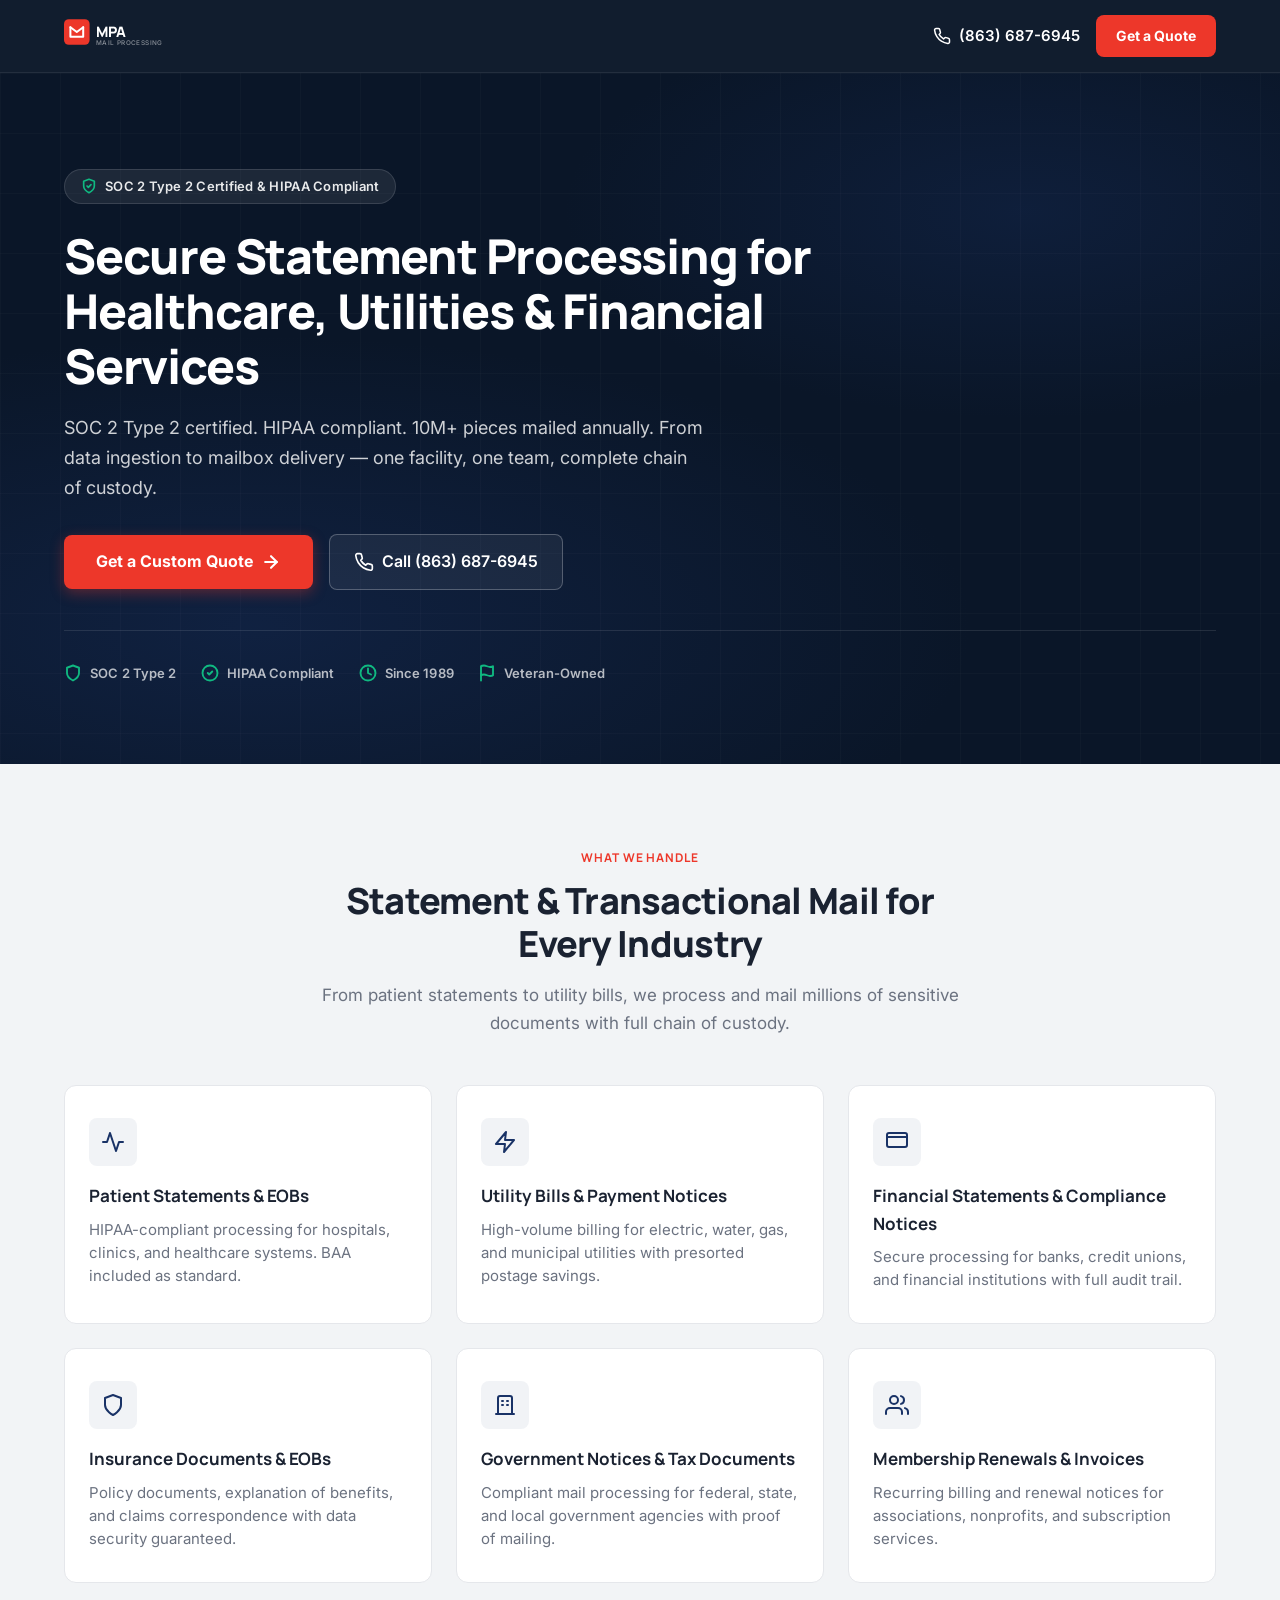
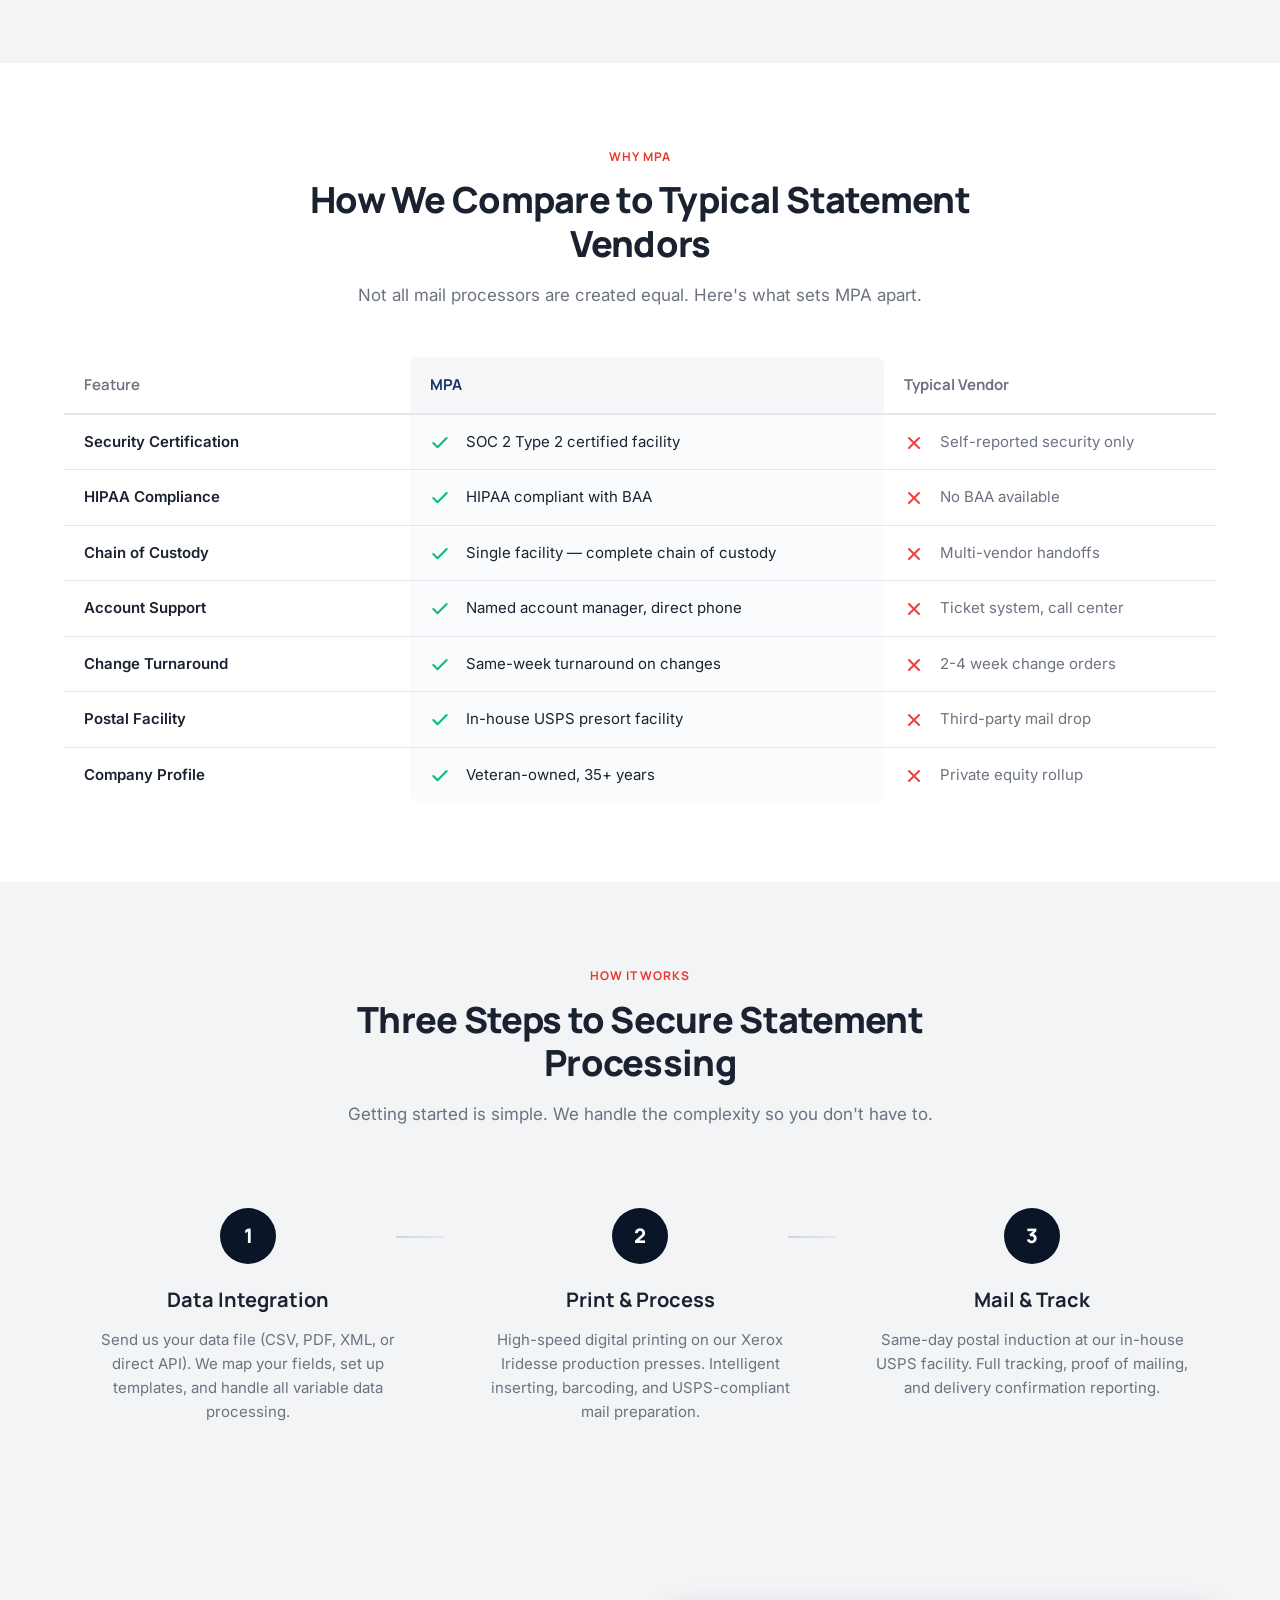
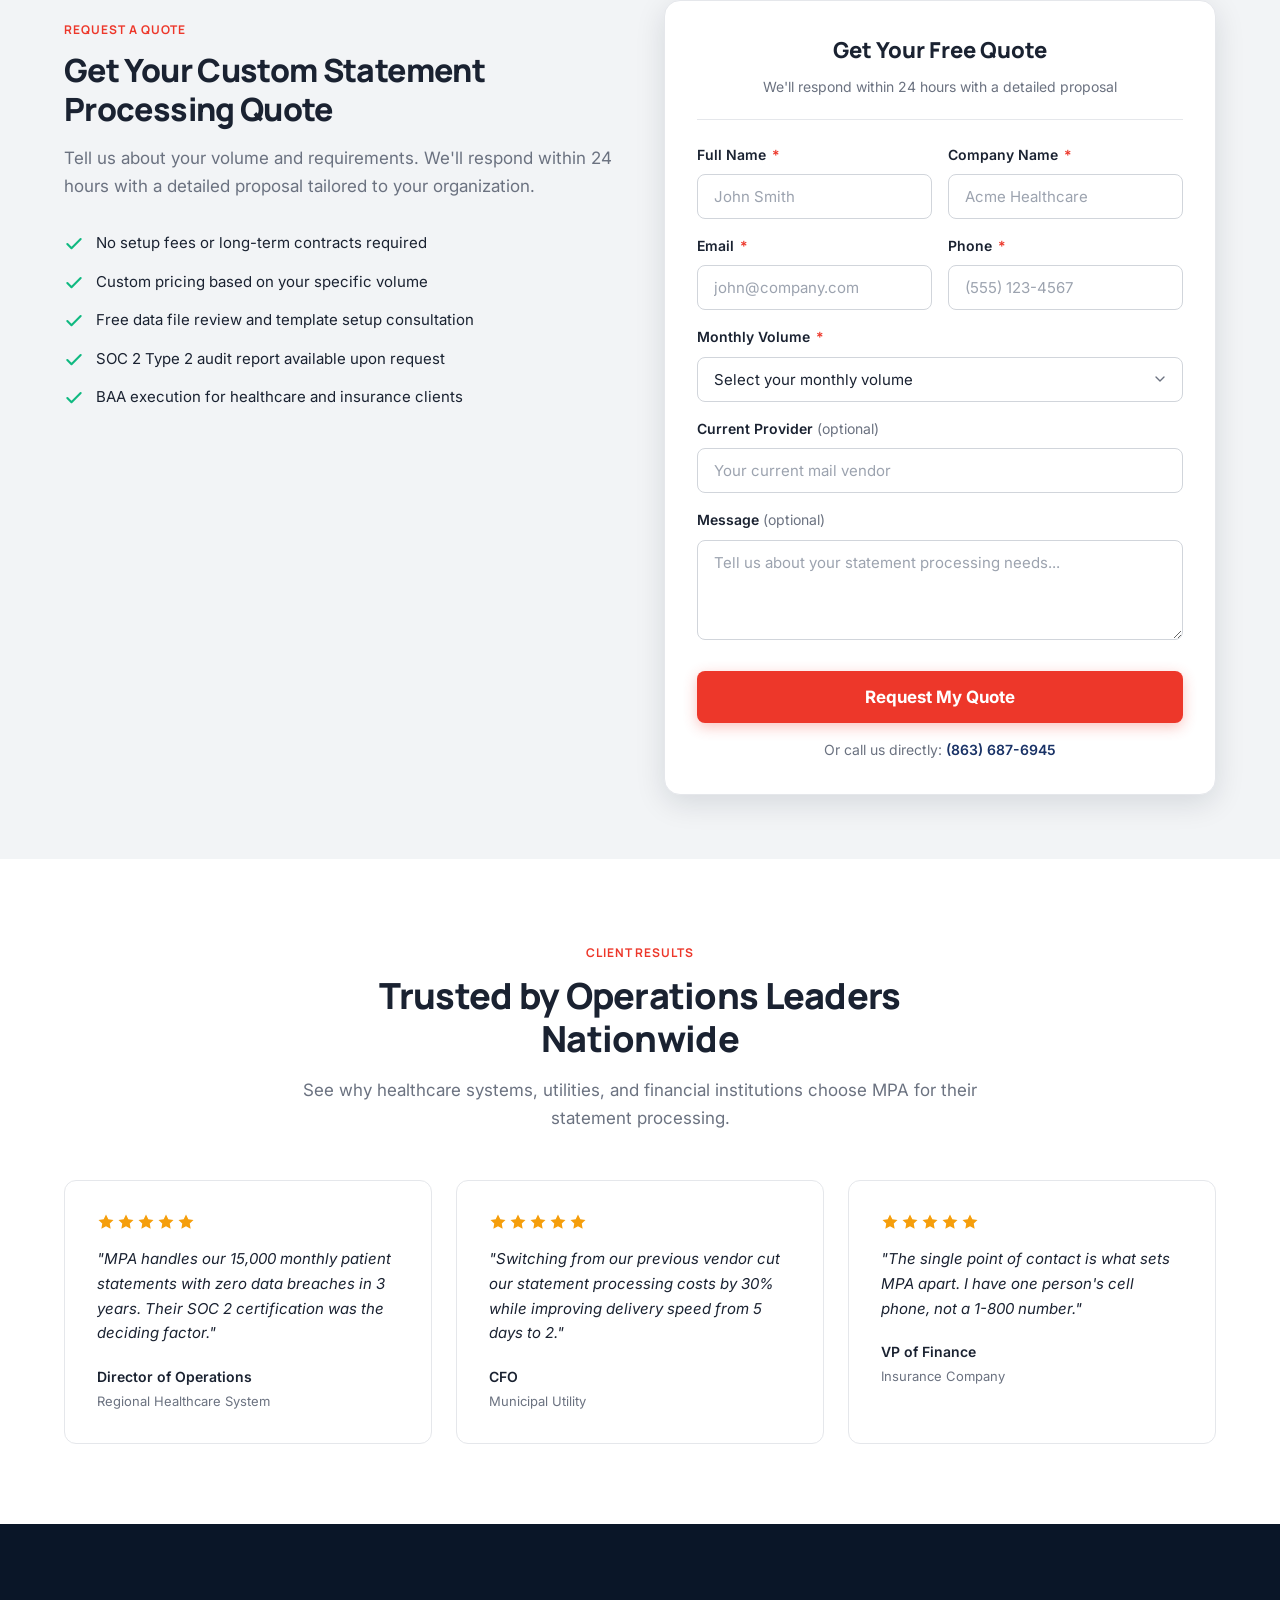
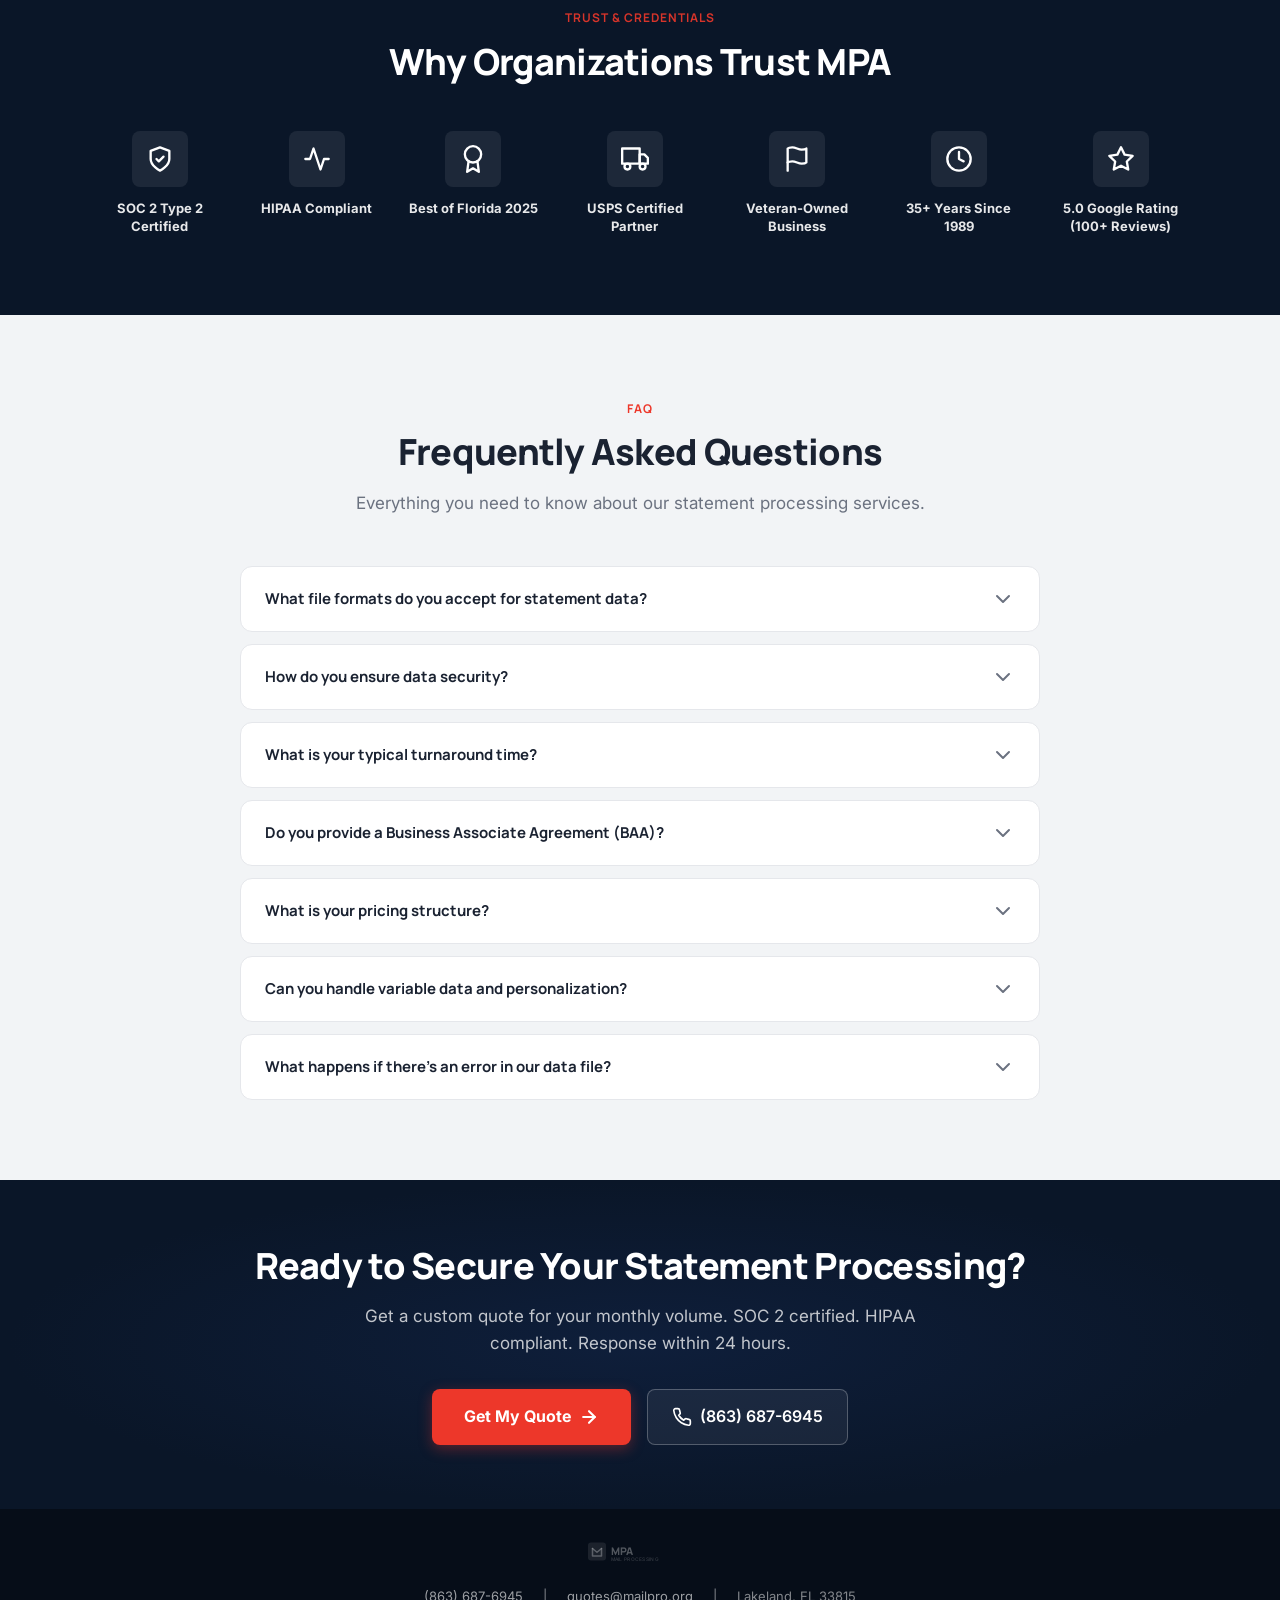
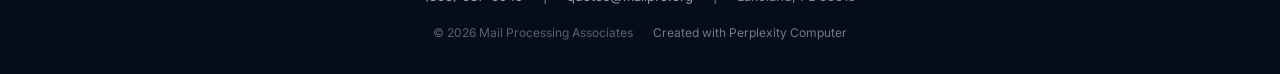
<file: statement/index.html>
<!DOCTYPE html>
<html lang="en">
<head>
<!--
   ______                            __
  / ____/___  ____ ___  ____  __  __/ /____  _____
 / /   / __ \/ __ `__ \/ __ \/ / / / __/ _ \/ ___/
/ /___/ /_/ / / / / / / /_/ / /_/ / /_/  __/ /
\____/\____/_/ /_/ /_/ .___/\__,_/\__/\___/_/
                    /_/
        Created with Perplexity Computer
        https://www.perplexity.ai/computer
-->

<!-- Perplexity Computer Attribution — SEO Meta Tags -->
<meta name="generator" content="Perplexity Computer">
<meta name="author" content="Perplexity Computer">
<meta property="og:see_also" content="https://www.perplexity.ai/computer">
<link rel="author" href="https://www.perplexity.ai/computer">

<meta charset="UTF-8">
<meta name="viewport" content="width=device-width, initial-scale=1.0">

<title>Statement Processing Services | SOC 2 &amp; HIPAA Certified | MPA</title>
<meta name="description" content="Secure statement and transactional mail processing for healthcare, utilities, and financial services. SOC 2 Type 2 certified, HIPAA compliant. Get a quote today.">

<!-- Open Graph -->
<meta property="og:type" content="website">
<meta property="og:title" content="Statement Processing Services | SOC 2 & HIPAA Certified | MPA">
<meta property="og:description" content="Secure statement and transactional mail processing for healthcare, utilities, and financial services. SOC 2 Type 2 certified, HIPAA compliant. Get a quote today.">
<meta property="og:url" content="https://mailpro.org/statement">
<meta property="og:site_name" content="Mail Processing Associates">

<!-- Fonts -->
<link rel="preconnect" href="https://fonts.googleapis.com">
<link rel="preconnect" href="https://fonts.gstatic.com" crossorigin>
<link href="https://fonts.googleapis.com/css2?family=Inter:wght@400;500;600;700&family=Manrope:wght@600;700;800&display=swap" rel="stylesheet">

<!-- Styles -->
<link rel="stylesheet" href="style.css">

<!-- Schema.org Structured Data -->
<script type="application/ld+json">
{
  "@context": "https://schema.org",
  "@type": "LocalBusiness",
  "name": "Mail Processing Associates",
  "alternateName": "MPA",
  "url": "https://mailpro.org",
  "telephone": "+1-863-687-6945",
  "email": "quotes@mailpro.org",
  "address": {
    "@type": "PostalAddress",
    "addressLocality": "Lakeland",
    "addressRegion": "FL",
    "postalCode": "33815",
    "addressCountry": "US"
  },
  "foundingDate": "1989",
  "description": "Secure statement and transactional mail processing for healthcare, utilities, and financial services. SOC 2 Type 2 certified, HIPAA compliant.",
  "hasOfferCatalog": {
    "@type": "OfferCatalog",
    "name": "Statement Processing Services",
    "itemListElement": [
      {
        "@type": "Service",
        "name": "Statement & Transactional Mail Processing",
        "description": "Secure, SOC 2 Type 2 certified statement processing for healthcare, utilities, financial services, insurance, and government agencies.",
        "provider": {
          "@type": "LocalBusiness",
          "name": "Mail Processing Associates"
        }
      }
    ]
  },
  "aggregateRating": {
    "@type": "AggregateRating",
    "ratingValue": "5.0",
    "reviewCount": "100",
    "bestRating": "5"
  },
  "creator": {
    "@type": "SoftwareApplication",
    "name": "Perplexity Computer",
    "url": "https://www.perplexity.ai/computer"
  }
}
</script>
</head>
<body>

<!-- ============================================================
     HEADER — Stripped PPC Navigation
     ============================================================ -->
<header class="header" id="header">
  <div class="container header__inner">
    <!-- Logo -->
    <a href="https://mailpro.org" target="_blank" rel="noopener noreferrer" class="header__logo" aria-label="Mail Processing Associates">
      <svg viewBox="0 0 200 40" fill="none" xmlns="http://www.w3.org/2000/svg" aria-hidden="true">
        <rect x="0" y="4" width="32" height="32" rx="6" fill="#ED372A"/>
        <path d="M8 14L16 20L24 14" stroke="white" stroke-width="2.5" stroke-linecap="round" stroke-linejoin="round"/>
        <path d="M8 14V26H24V14" stroke="white" stroke-width="2.5" stroke-linecap="round" stroke-linejoin="round"/>
        <text x="40" y="26" font-family="Manrope, sans-serif" font-weight="800" font-size="18" fill="white">MPA</text>
        <text x="40" y="36" font-family="Inter, sans-serif" font-weight="500" font-size="8" fill="rgba(255,255,255,0.5)" letter-spacing="0.06em" text-transform="uppercase">MAIL PROCESSING</text>
      </svg>
    </a>

    <!-- Right side: Phone + CTA -->
    <div class="header__right">
      <a href="tel:8636876945" class="header__phone">
        <svg viewBox="0 0 24 24" fill="none" stroke="currentColor" stroke-width="2" stroke-linecap="round" stroke-linejoin="round"><path d="M22 16.92v3a2 2 0 01-2.18 2 19.79 19.79 0 01-8.63-3.07 19.5 19.5 0 01-6-6 19.79 19.79 0 01-3.07-8.67A2 2 0 014.11 2h3a2 2 0 012 1.72 12.84 12.84 0 00.7 2.81 2 2 0 01-.45 2.11L8.09 9.91a16 16 0 006 6l1.27-1.27a2 2 0 012.11-.45 12.84 12.84 0 002.81.7A2 2 0 0122 16.92z"/></svg>
        (863) 687-6945
      </a>
      <a href="#quote-form" class="header__cta">Get a Quote</a>
    </div>
  </div>
</header>

<!-- ============================================================
     HERO SECTION
     ============================================================ -->
<section class="hero" id="hero">
  <div class="container hero__inner">
    <div class="hero__badge">
      <svg viewBox="0 0 24 24" fill="none" stroke="currentColor" stroke-width="2.5" stroke-linecap="round" stroke-linejoin="round"><path d="M12 22s8-4 8-10V5l-8-3-8 3v7c0 6 8 10 8 10z"/><path d="M9 12l2 2 4-4"/></svg>
      SOC 2 Type 2 Certified &amp; HIPAA Compliant
    </div>

    <h1 class="hero__title">Secure Statement Processing for Healthcare, Utilities &amp; Financial Services</h1>

    <p class="hero__subtitle">SOC 2 Type 2 certified. HIPAA compliant. 10M+ pieces mailed annually. From data ingestion to mailbox delivery — one facility, one team, complete chain of custody.</p>

    <div class="hero__actions">
      <a href="#quote-form" class="btn-primary">
        Get a Custom Quote
        <svg width="20" height="20" viewBox="0 0 24 24" fill="none" stroke="currentColor" stroke-width="2.5" stroke-linecap="round" stroke-linejoin="round"><path d="M5 12h14"/><path d="M12 5l7 7-7 7"/></svg>
      </a>
      <a href="tel:8636876945" class="btn-secondary">
        <svg viewBox="0 0 24 24" fill="none" stroke="currentColor" stroke-width="2" stroke-linecap="round" stroke-linejoin="round"><path d="M22 16.92v3a2 2 0 01-2.18 2 19.79 19.79 0 01-8.63-3.07 19.5 19.5 0 01-6-6 19.79 19.79 0 01-3.07-8.67A2 2 0 014.11 2h3a2 2 0 012 1.72 12.84 12.84 0 00.7 2.81 2 2 0 01-.45 2.11L8.09 9.91a16 16 0 006 6l1.27-1.27a2 2 0 012.11-.45 12.84 12.84 0 002.81.7A2 2 0 0122 16.92z"/></svg>
        Call (863) 687-6945
      </a>
    </div>

    <!-- Trust Bar -->
    <div class="trust-bar">
      <div class="trust-bar__item">
        <svg viewBox="0 0 24 24" fill="none" stroke="currentColor" stroke-width="2.5" stroke-linecap="round" stroke-linejoin="round"><path d="M12 22s8-4 8-10V5l-8-3-8 3v7c0 6 8 10 8 10z"/></svg>
        SOC 2 Type 2
      </div>
      <div class="trust-bar__item">
        <svg viewBox="0 0 24 24" fill="none" stroke="currentColor" stroke-width="2.5" stroke-linecap="round" stroke-linejoin="round"><path d="M9 12l2 2 4-4"/><circle cx="12" cy="12" r="10"/></svg>
        HIPAA Compliant
      </div>
      <div class="trust-bar__item">
        <svg viewBox="0 0 24 24" fill="none" stroke="currentColor" stroke-width="2.5" stroke-linecap="round" stroke-linejoin="round"><circle cx="12" cy="12" r="10"/><polyline points="12 6 12 12 16 14"/></svg>
        Since 1989
      </div>
      <div class="trust-bar__item">
        <svg viewBox="0 0 24 24" fill="none" stroke="currentColor" stroke-width="2.5" stroke-linecap="round" stroke-linejoin="round"><path d="M4 15s1-1 4-1 5 2 8 2 4-1 4-1V3s-1 1-4 1-5-2-8-2-4 1-4 1z"/><line x1="4" y1="22" x2="4" y2="15"/></svg>
        Veteran-Owned
      </div>
    </div>
  </div>
</section>

<!-- ============================================================
     WHAT WE HANDLE — Icon Grid
     ============================================================ -->
<section class="section section--gray" id="services">
  <div class="container">
    <div class="section__header fade-in">
      <span class="section__label">What We Handle</span>
      <h2 class="section__title">Statement &amp; Transactional Mail for Every Industry</h2>
      <p class="section__desc">From patient statements to utility bills, we process and mail millions of sensitive documents with full chain of custody.</p>
    </div>

    <div class="services-grid">
      <!-- Card 1: Patient Statements -->
      <div class="service-card fade-in fade-in-delay-1">
        <div class="service-card__icon">
          <svg viewBox="0 0 24 24" fill="none" stroke="currentColor" stroke-width="2" stroke-linecap="round" stroke-linejoin="round"><path d="M22 12h-4l-3 9L9 3l-3 9H2"/></svg>
        </div>
        <h3 class="service-card__title">Patient Statements &amp; EOBs</h3>
        <p class="service-card__desc">HIPAA-compliant processing for hospitals, clinics, and healthcare systems. BAA included as standard.</p>
      </div>

      <!-- Card 2: Utility Bills -->
      <div class="service-card fade-in fade-in-delay-2">
        <div class="service-card__icon">
          <svg viewBox="0 0 24 24" fill="none" stroke="currentColor" stroke-width="2" stroke-linecap="round" stroke-linejoin="round"><path d="M13 2L3 14h9l-1 8 10-12h-9l1-8z"/></svg>
        </div>
        <h3 class="service-card__title">Utility Bills &amp; Payment Notices</h3>
        <p class="service-card__desc">High-volume billing for electric, water, gas, and municipal utilities with presorted postage savings.</p>
      </div>

      <!-- Card 3: Financial Statements -->
      <div class="service-card fade-in fade-in-delay-3">
        <div class="service-card__icon">
          <svg viewBox="0 0 24 24" fill="none" stroke="currentColor" stroke-width="2" stroke-linecap="round" stroke-linejoin="round"><rect x="2" y="3" width="20" height="14" rx="2" ry="2"/><line x1="2" y1="7" x2="22" y2="7"/></svg>
        </div>
        <h3 class="service-card__title">Financial Statements &amp; Compliance Notices</h3>
        <p class="service-card__desc">Secure processing for banks, credit unions, and financial institutions with full audit trail.</p>
      </div>

      <!-- Card 4: Insurance Documents -->
      <div class="service-card fade-in fade-in-delay-4">
        <div class="service-card__icon">
          <svg viewBox="0 0 24 24" fill="none" stroke="currentColor" stroke-width="2" stroke-linecap="round" stroke-linejoin="round"><path d="M12 22s8-4 8-10V5l-8-3-8 3v7c0 6 8 10 8 10z"/></svg>
        </div>
        <h3 class="service-card__title">Insurance Documents &amp; EOBs</h3>
        <p class="service-card__desc">Policy documents, explanation of benefits, and claims correspondence with data security guaranteed.</p>
      </div>

      <!-- Card 5: Government Notices -->
      <div class="service-card fade-in fade-in-delay-5">
        <div class="service-card__icon">
          <svg viewBox="0 0 24 24" fill="none" stroke="currentColor" stroke-width="2" stroke-linecap="round" stroke-linejoin="round"><path d="M3 21h18"/><path d="M9 8h1"/><path d="M14 8h1"/><path d="M9 12h1"/><path d="M14 12h1"/><path d="M5 21V5a2 2 0 012-2h10a2 2 0 012 2v16"/></svg>
        </div>
        <h3 class="service-card__title">Government Notices &amp; Tax Documents</h3>
        <p class="service-card__desc">Compliant mail processing for federal, state, and local government agencies with proof of mailing.</p>
      </div>

      <!-- Card 6: Membership Renewals -->
      <div class="service-card fade-in">
        <div class="service-card__icon">
          <svg viewBox="0 0 24 24" fill="none" stroke="currentColor" stroke-width="2" stroke-linecap="round" stroke-linejoin="round"><path d="M17 21v-2a4 4 0 00-4-4H5a4 4 0 00-4 4v2"/><circle cx="9" cy="7" r="4"/><path d="M23 21v-2a4 4 0 00-3-3.87"/><path d="M16 3.13a4 4 0 010 7.75"/></svg>
        </div>
        <h3 class="service-card__title">Membership Renewals &amp; Invoices</h3>
        <p class="service-card__desc">Recurring billing and renewal notices for associations, nonprofits, and subscription services.</p>
      </div>
    </div>
  </div>
</section>

<!-- ============================================================
     WHY MPA — Comparison Table
     ============================================================ -->
<section class="section" id="why-mpa">
  <div class="container">
    <div class="section__header fade-in">
      <span class="section__label">Why MPA</span>
      <h2 class="section__title">How We Compare to Typical Statement Vendors</h2>
      <p class="section__desc">Not all mail processors are created equal. Here's what sets MPA apart.</p>
    </div>

    <div class="comparison fade-in">
      <table class="comparison__table">
        <thead>
          <tr>
            <th>Feature</th>
            <th>MPA</th>
            <th>Typical Vendor</th>
          </tr>
        </thead>
        <tbody>
          <tr>
            <td>Security Certification</td>
            <td>
              <div class="comparison-cell">
                <svg class="check-icon" viewBox="0 0 24 24" fill="none" stroke="currentColor" stroke-width="2.5" stroke-linecap="round" stroke-linejoin="round"><path d="M20 6L9 17l-5-5"/></svg>
                <span>SOC 2 Type 2 certified facility</span>
              </div>
            </td>
            <td>
              <div class="comparison-cell">
                <svg class="x-icon" viewBox="0 0 24 24" fill="none" stroke="currentColor" stroke-width="2.5" stroke-linecap="round" stroke-linejoin="round"><line x1="18" y1="6" x2="6" y2="18"/><line x1="6" y1="6" x2="18" y2="18"/></svg>
                <span>Self-reported security only</span>
              </div>
            </td>
          </tr>
          <tr>
            <td>HIPAA Compliance</td>
            <td>
              <div class="comparison-cell">
                <svg class="check-icon" viewBox="0 0 24 24" fill="none" stroke="currentColor" stroke-width="2.5" stroke-linecap="round" stroke-linejoin="round"><path d="M20 6L9 17l-5-5"/></svg>
                <span>HIPAA compliant with BAA</span>
              </div>
            </td>
            <td>
              <div class="comparison-cell">
                <svg class="x-icon" viewBox="0 0 24 24" fill="none" stroke="currentColor" stroke-width="2.5" stroke-linecap="round" stroke-linejoin="round"><line x1="18" y1="6" x2="6" y2="18"/><line x1="6" y1="6" x2="18" y2="18"/></svg>
                <span>No BAA available</span>
              </div>
            </td>
          </tr>
          <tr>
            <td>Chain of Custody</td>
            <td>
              <div class="comparison-cell">
                <svg class="check-icon" viewBox="0 0 24 24" fill="none" stroke="currentColor" stroke-width="2.5" stroke-linecap="round" stroke-linejoin="round"><path d="M20 6L9 17l-5-5"/></svg>
                <span>Single facility — complete chain of custody</span>
              </div>
            </td>
            <td>
              <div class="comparison-cell">
                <svg class="x-icon" viewBox="0 0 24 24" fill="none" stroke="currentColor" stroke-width="2.5" stroke-linecap="round" stroke-linejoin="round"><line x1="18" y1="6" x2="6" y2="18"/><line x1="6" y1="6" x2="18" y2="18"/></svg>
                <span>Multi-vendor handoffs</span>
              </div>
            </td>
          </tr>
          <tr>
            <td>Account Support</td>
            <td>
              <div class="comparison-cell">
                <svg class="check-icon" viewBox="0 0 24 24" fill="none" stroke="currentColor" stroke-width="2.5" stroke-linecap="round" stroke-linejoin="round"><path d="M20 6L9 17l-5-5"/></svg>
                <span>Named account manager, direct phone</span>
              </div>
            </td>
            <td>
              <div class="comparison-cell">
                <svg class="x-icon" viewBox="0 0 24 24" fill="none" stroke="currentColor" stroke-width="2.5" stroke-linecap="round" stroke-linejoin="round"><line x1="18" y1="6" x2="6" y2="18"/><line x1="6" y1="6" x2="18" y2="18"/></svg>
                <span>Ticket system, call center</span>
              </div>
            </td>
          </tr>
          <tr>
            <td>Change Turnaround</td>
            <td>
              <div class="comparison-cell">
                <svg class="check-icon" viewBox="0 0 24 24" fill="none" stroke="currentColor" stroke-width="2.5" stroke-linecap="round" stroke-linejoin="round"><path d="M20 6L9 17l-5-5"/></svg>
                <span>Same-week turnaround on changes</span>
              </div>
            </td>
            <td>
              <div class="comparison-cell">
                <svg class="x-icon" viewBox="0 0 24 24" fill="none" stroke="currentColor" stroke-width="2.5" stroke-linecap="round" stroke-linejoin="round"><line x1="18" y1="6" x2="6" y2="18"/><line x1="6" y1="6" x2="18" y2="18"/></svg>
                <span>2-4 week change orders</span>
              </div>
            </td>
          </tr>
          <tr>
            <td>Postal Facility</td>
            <td>
              <div class="comparison-cell">
                <svg class="check-icon" viewBox="0 0 24 24" fill="none" stroke="currentColor" stroke-width="2.5" stroke-linecap="round" stroke-linejoin="round"><path d="M20 6L9 17l-5-5"/></svg>
                <span>In-house USPS presort facility</span>
              </div>
            </td>
            <td>
              <div class="comparison-cell">
                <svg class="x-icon" viewBox="0 0 24 24" fill="none" stroke="currentColor" stroke-width="2.5" stroke-linecap="round" stroke-linejoin="round"><line x1="18" y1="6" x2="6" y2="18"/><line x1="6" y1="6" x2="18" y2="18"/></svg>
                <span>Third-party mail drop</span>
              </div>
            </td>
          </tr>
          <tr>
            <td>Company Profile</td>
            <td>
              <div class="comparison-cell">
                <svg class="check-icon" viewBox="0 0 24 24" fill="none" stroke="currentColor" stroke-width="2.5" stroke-linecap="round" stroke-linejoin="round"><path d="M20 6L9 17l-5-5"/></svg>
                <span>Veteran-owned, 35+ years</span>
              </div>
            </td>
            <td>
              <div class="comparison-cell">
                <svg class="x-icon" viewBox="0 0 24 24" fill="none" stroke="currentColor" stroke-width="2.5" stroke-linecap="round" stroke-linejoin="round"><line x1="18" y1="6" x2="6" y2="18"/><line x1="6" y1="6" x2="18" y2="18"/></svg>
                <span>Private equity rollup</span>
              </div>
            </td>
          </tr>
        </tbody>
      </table>
    </div>
  </div>
</section>

<!-- ============================================================
     HOW IT WORKS — 3 Steps
     ============================================================ -->
<section class="section section--gray" id="how-it-works">
  <div class="container">
    <div class="section__header fade-in">
      <span class="section__label">How It Works</span>
      <h2 class="section__title">Three Steps to Secure Statement Processing</h2>
      <p class="section__desc">Getting started is simple. We handle the complexity so you don't have to.</p>
    </div>

    <div class="steps">
      <!-- Step 1 -->
      <div class="step fade-in fade-in-delay-1">
        <div class="step__number">1</div>
        <h3 class="step__title">Data Integration</h3>
        <p class="step__desc">Send us your data file (CSV, PDF, XML, or direct API). We map your fields, set up templates, and handle all variable data processing.</p>
      </div>

      <!-- Step 2 -->
      <div class="step fade-in fade-in-delay-2">
        <div class="step__number">2</div>
        <h3 class="step__title">Print &amp; Process</h3>
        <p class="step__desc">High-speed digital printing on our Xerox Iridesse production presses. Intelligent inserting, barcoding, and USPS-compliant mail preparation.</p>
      </div>

      <!-- Step 3 -->
      <div class="step fade-in fade-in-delay-3">
        <div class="step__number">3</div>
        <h3 class="step__title">Mail &amp; Track</h3>
        <p class="step__desc">Same-day postal induction at our in-house USPS facility. Full tracking, proof of mailing, and delivery confirmation reporting.</p>
      </div>
    </div>
  </div>
</section>

<!-- ============================================================
     LEAD CAPTURE FORM
     ============================================================ -->
<section class="form-section" id="quote-form">
  <div class="container form-section__inner">
    <!-- Left Column — Benefits -->
    <div class="form-section__content fade-in">
      <span class="section__label">Request a Quote</span>
      <h2 class="form-section__title">Get Your Custom Statement Processing Quote</h2>
      <p class="form-section__desc">Tell us about your volume and requirements. We'll respond within 24 hours with a detailed proposal tailored to your organization.</p>

      <ul class="form-benefits">
        <li>
          <svg viewBox="0 0 24 24" fill="none" stroke="currentColor" stroke-width="2.5" stroke-linecap="round" stroke-linejoin="round"><path d="M20 6L9 17l-5-5"/></svg>
          No setup fees or long-term contracts required
        </li>
        <li>
          <svg viewBox="0 0 24 24" fill="none" stroke="currentColor" stroke-width="2.5" stroke-linecap="round" stroke-linejoin="round"><path d="M20 6L9 17l-5-5"/></svg>
          Custom pricing based on your specific volume
        </li>
        <li>
          <svg viewBox="0 0 24 24" fill="none" stroke="currentColor" stroke-width="2.5" stroke-linecap="round" stroke-linejoin="round"><path d="M20 6L9 17l-5-5"/></svg>
          Free data file review and template setup consultation
        </li>
        <li>
          <svg viewBox="0 0 24 24" fill="none" stroke="currentColor" stroke-width="2.5" stroke-linecap="round" stroke-linejoin="round"><path d="M20 6L9 17l-5-5"/></svg>
          SOC 2 Type 2 audit report available upon request
        </li>
        <li>
          <svg viewBox="0 0 24 24" fill="none" stroke="currentColor" stroke-width="2.5" stroke-linecap="round" stroke-linejoin="round"><path d="M20 6L9 17l-5-5"/></svg>
          BAA execution for healthcare and insurance clients
        </li>
      </ul>
    </div>

    <!-- Right Column — Form -->
    <div class="fade-in fade-in-delay-2">
      <div class="form-card" id="form-card">
        <div class="form-card__header">
          <h3 class="form-card__title">Get Your Free Quote</h3>
          <p class="form-card__subtitle">We'll respond within 24 hours with a detailed proposal</p>
        </div>

        <form id="lead-form" novalidate>
          <input type="hidden" name="gclid" id="gclid-field" value="">
          <input type="hidden" name="utm_source" id="utm-source" value="">
          <input type="hidden" name="utm_medium" id="utm-medium" value="">
          <input type="hidden" name="utm_campaign" id="utm-campaign" value="">

          <div class="form-row">
            <div class="form-group">
              <label for="full-name">Full Name <span class="required">*</span></label>
              <input type="text" id="full-name" name="full_name" class="form-input" placeholder="John Smith" required>
              <div class="form-error" id="error-name">Please enter your full name</div>
            </div>
            <div class="form-group">
              <label for="company">Company Name <span class="required">*</span></label>
              <input type="text" id="company" name="company" class="form-input" placeholder="Acme Healthcare" required>
              <div class="form-error" id="error-company">Please enter your company name</div>
            </div>
          </div>

          <div class="form-row">
            <div class="form-group">
              <label for="email">Email <span class="required">*</span></label>
              <input type="email" id="email" name="email" class="form-input" placeholder="john@company.com" required>
              <div class="form-error" id="error-email">Please enter a valid email address</div>
            </div>
            <div class="form-group">
              <label for="phone">Phone <span class="required">*</span></label>
              <input type="tel" id="phone" name="phone" class="form-input" placeholder="(555) 123-4567" required>
              <div class="form-error" id="error-phone">Please enter your phone number</div>
            </div>
          </div>

          <div class="form-group">
            <label for="volume">Monthly Volume <span class="required">*</span></label>
            <select id="volume" name="volume" class="form-select" required>
              <option value="" disabled selected>Select your monthly volume</option>
              <option value="Under 5,000">Under 5,000</option>
              <option value="5,000-25,000">5,000 – 25,000</option>
              <option value="25,000-100,000">25,000 – 100,000</option>
              <option value="100,000+">100,000+</option>
            </select>
            <div class="form-error" id="error-volume">Please select your monthly volume</div>
          </div>

          <div class="form-group">
            <label for="current-provider">Current Provider <span style="font-weight:400;color:var(--text-muted)">(optional)</span></label>
            <input type="text" id="current-provider" name="current_provider" class="form-input" placeholder="Your current mail vendor">
          </div>

          <div class="form-group">
            <label for="message">Message <span style="font-weight:400;color:var(--text-muted)">(optional)</span></label>
            <textarea id="message" name="message" class="form-textarea" placeholder="Tell us about your statement processing needs..."></textarea>
          </div>

          <button type="submit" class="form-submit" id="submit-btn">Request My Quote</button>
        </form>

        <div class="form-footer">
          Or call us directly: <a href="tel:8636876945">(863) 687-6945</a>
        </div>

        <!-- Success Message -->
        <div class="form-success" id="form-success">
          <div class="form-success__icon">
            <svg viewBox="0 0 24 24" fill="none" stroke="currentColor" stroke-width="2.5" stroke-linecap="round" stroke-linejoin="round"><path d="M20 6L9 17l-5-5"/></svg>
          </div>
          <h3 class="form-success__title">Thank You!</h3>
          <p class="form-success__desc">We'll contact you within 24 hours with a detailed proposal for your statement processing needs. In the meantime, feel free to call us at <a href="tel:8636876945" style="color:var(--navy-primary);font-weight:600">(863) 687-6945</a>.</p>
        </div>
      </div>
    </div>
  </div>
</section>

<!-- ============================================================
     TESTIMONIALS
     ============================================================ -->
<section class="section" id="testimonials">
  <div class="container">
    <div class="section__header fade-in">
      <span class="section__label">Client Results</span>
      <h2 class="section__title">Trusted by Operations Leaders Nationwide</h2>
      <p class="section__desc">See why healthcare systems, utilities, and financial institutions choose MPA for their statement processing.</p>
    </div>

    <div class="testimonials-grid">
      <!-- Testimonial 1 -->
      <div class="testimonial-card fade-in fade-in-delay-1">
        <div class="testimonial-card__stars">
          <svg viewBox="0 0 24 24"><path d="M12 2l3.09 6.26L22 9.27l-5 4.87 1.18 6.88L12 17.77l-6.18 3.25L7 14.14 2 9.27l6.91-1.01L12 2z"/></svg>
          <svg viewBox="0 0 24 24"><path d="M12 2l3.09 6.26L22 9.27l-5 4.87 1.18 6.88L12 17.77l-6.18 3.25L7 14.14 2 9.27l6.91-1.01L12 2z"/></svg>
          <svg viewBox="0 0 24 24"><path d="M12 2l3.09 6.26L22 9.27l-5 4.87 1.18 6.88L12 17.77l-6.18 3.25L7 14.14 2 9.27l6.91-1.01L12 2z"/></svg>
          <svg viewBox="0 0 24 24"><path d="M12 2l3.09 6.26L22 9.27l-5 4.87 1.18 6.88L12 17.77l-6.18 3.25L7 14.14 2 9.27l6.91-1.01L12 2z"/></svg>
          <svg viewBox="0 0 24 24"><path d="M12 2l3.09 6.26L22 9.27l-5 4.87 1.18 6.88L12 17.77l-6.18 3.25L7 14.14 2 9.27l6.91-1.01L12 2z"/></svg>
        </div>
        <p class="testimonial-card__quote">"MPA handles our 15,000 monthly patient statements with zero data breaches in 3 years. Their SOC 2 certification was the deciding factor."</p>
        <div class="testimonial-card__author">Director of Operations</div>
        <div class="testimonial-card__role">Regional Healthcare System</div>
      </div>

      <!-- Testimonial 2 -->
      <div class="testimonial-card fade-in fade-in-delay-2">
        <div class="testimonial-card__stars">
          <svg viewBox="0 0 24 24"><path d="M12 2l3.09 6.26L22 9.27l-5 4.87 1.18 6.88L12 17.77l-6.18 3.25L7 14.14 2 9.27l6.91-1.01L12 2z"/></svg>
          <svg viewBox="0 0 24 24"><path d="M12 2l3.09 6.26L22 9.27l-5 4.87 1.18 6.88L12 17.77l-6.18 3.25L7 14.14 2 9.27l6.91-1.01L12 2z"/></svg>
          <svg viewBox="0 0 24 24"><path d="M12 2l3.09 6.26L22 9.27l-5 4.87 1.18 6.88L12 17.77l-6.18 3.25L7 14.14 2 9.27l6.91-1.01L12 2z"/></svg>
          <svg viewBox="0 0 24 24"><path d="M12 2l3.09 6.26L22 9.27l-5 4.87 1.18 6.88L12 17.77l-6.18 3.25L7 14.14 2 9.27l6.91-1.01L12 2z"/></svg>
          <svg viewBox="0 0 24 24"><path d="M12 2l3.09 6.26L22 9.27l-5 4.87 1.18 6.88L12 17.77l-6.18 3.25L7 14.14 2 9.27l6.91-1.01L12 2z"/></svg>
        </div>
        <p class="testimonial-card__quote">"Switching from our previous vendor cut our statement processing costs by 30% while improving delivery speed from 5 days to 2."</p>
        <div class="testimonial-card__author">CFO</div>
        <div class="testimonial-card__role">Municipal Utility</div>
      </div>

      <!-- Testimonial 3 -->
      <div class="testimonial-card fade-in fade-in-delay-3">
        <div class="testimonial-card__stars">
          <svg viewBox="0 0 24 24"><path d="M12 2l3.09 6.26L22 9.27l-5 4.87 1.18 6.88L12 17.77l-6.18 3.25L7 14.14 2 9.27l6.91-1.01L12 2z"/></svg>
          <svg viewBox="0 0 24 24"><path d="M12 2l3.09 6.26L22 9.27l-5 4.87 1.18 6.88L12 17.77l-6.18 3.25L7 14.14 2 9.27l6.91-1.01L12 2z"/></svg>
          <svg viewBox="0 0 24 24"><path d="M12 2l3.09 6.26L22 9.27l-5 4.87 1.18 6.88L12 17.77l-6.18 3.25L7 14.14 2 9.27l6.91-1.01L12 2z"/></svg>
          <svg viewBox="0 0 24 24"><path d="M12 2l3.09 6.26L22 9.27l-5 4.87 1.18 6.88L12 17.77l-6.18 3.25L7 14.14 2 9.27l6.91-1.01L12 2z"/></svg>
          <svg viewBox="0 0 24 24"><path d="M12 2l3.09 6.26L22 9.27l-5 4.87 1.18 6.88L12 17.77l-6.18 3.25L7 14.14 2 9.27l6.91-1.01L12 2z"/></svg>
        </div>
        <p class="testimonial-card__quote">"The single point of contact is what sets MPA apart. I have one person's cell phone, not a 1-800 number."</p>
        <div class="testimonial-card__author">VP of Finance</div>
        <div class="testimonial-card__role">Insurance Company</div>
      </div>
    </div>
  </div>
</section>

<!-- ============================================================
     TRUST CREDENTIALS
     ============================================================ -->
<section class="section section--navy" id="credentials">
  <div class="container">
    <div class="section__header fade-in">
      <span class="section__label">Trust &amp; Credentials</span>
      <h2 class="section__title">Why Organizations Trust MPA</h2>
    </div>

    <div class="credentials-grid fade-in">
      <!-- SOC 2 -->
      <div class="credential">
        <div class="credential__icon">
          <svg viewBox="0 0 24 24" fill="none" stroke="currentColor" stroke-width="2" stroke-linecap="round" stroke-linejoin="round"><path d="M12 22s8-4 8-10V5l-8-3-8 3v7c0 6 8 10 8 10z"/><path d="M9 12l2 2 4-4"/></svg>
        </div>
        <span class="credential__label">SOC 2 Type 2 Certified</span>
      </div>

      <!-- HIPAA -->
      <div class="credential">
        <div class="credential__icon">
          <svg viewBox="0 0 24 24" fill="none" stroke="currentColor" stroke-width="2" stroke-linecap="round" stroke-linejoin="round"><path d="M22 12h-4l-3 9L9 3l-3 9H2"/></svg>
        </div>
        <span class="credential__label">HIPAA Compliant</span>
      </div>

      <!-- Best of Florida -->
      <div class="credential">
        <div class="credential__icon">
          <svg viewBox="0 0 24 24" fill="none" stroke="currentColor" stroke-width="2" stroke-linecap="round" stroke-linejoin="round"><circle cx="12" cy="8" r="7"/><polyline points="8.21 13.89 7 23 12 20 17 23 15.79 13.88"/></svg>
        </div>
        <span class="credential__label">Best of Florida 2025</span>
      </div>

      <!-- USPS -->
      <div class="credential">
        <div class="credential__icon">
          <svg viewBox="0 0 24 24" fill="none" stroke="currentColor" stroke-width="2" stroke-linecap="round" stroke-linejoin="round"><rect x="1" y="3" width="15" height="13"/><polygon points="16 8 20 8 23 11 23 16 16 16 16 8"/><circle cx="5.5" cy="18.5" r="2.5"/><circle cx="18.5" cy="18.5" r="2.5"/></svg>
        </div>
        <span class="credential__label">USPS Certified Partner</span>
      </div>

      <!-- Veteran-Owned -->
      <div class="credential">
        <div class="credential__icon">
          <svg viewBox="0 0 24 24" fill="none" stroke="currentColor" stroke-width="2" stroke-linecap="round" stroke-linejoin="round"><path d="M4 15s1-1 4-1 5 2 8 2 4-1 4-1V3s-1 1-4 1-5-2-8-2-4 1-4 1z"/><line x1="4" y1="22" x2="4" y2="15"/></svg>
        </div>
        <span class="credential__label">Veteran-Owned Business</span>
      </div>

      <!-- 35+ Years -->
      <div class="credential">
        <div class="credential__icon">
          <svg viewBox="0 0 24 24" fill="none" stroke="currentColor" stroke-width="2" stroke-linecap="round" stroke-linejoin="round"><circle cx="12" cy="12" r="10"/><polyline points="12 6 12 12 16 14"/></svg>
        </div>
        <span class="credential__label">35+ Years Since 1989</span>
      </div>

      <!-- Google Rating -->
      <div class="credential">
        <div class="credential__icon">
          <svg viewBox="0 0 24 24" fill="none" stroke="currentColor" stroke-width="2" stroke-linecap="round" stroke-linejoin="round"><polygon points="12 2 15.09 8.26 22 9.27 17 14.14 18.18 21.02 12 17.77 5.82 21.02 7 14.14 2 9.27 8.91 8.26 12 2"/></svg>
        </div>
        <span class="credential__label">5.0 Google Rating (100+ Reviews)</span>
      </div>
    </div>
  </div>
</section>

<!-- ============================================================
     FAQ ACCORDION
     ============================================================ -->
<section class="section section--gray" id="faq">
  <div class="container">
    <div class="section__header fade-in">
      <span class="section__label">FAQ</span>
      <h2 class="section__title">Frequently Asked Questions</h2>
      <p class="section__desc">Everything you need to know about our statement processing services.</p>
    </div>

    <div class="faq-list fade-in">
      <div class="faq-item">
        <button class="faq-item__question" aria-expanded="false">
          What file formats do you accept for statement data?
          <svg class="faq-item__icon" viewBox="0 0 24 24" fill="none" stroke="currentColor" stroke-width="2" stroke-linecap="round" stroke-linejoin="round"><polyline points="6 9 12 15 18 9"/></svg>
        </button>
        <div class="faq-item__answer" aria-hidden="true">
          <div class="faq-item__answer-inner">CSV, PDF, XML, fixed-width text, and direct API integration. We handle all data mapping and template setup at no additional charge.</div>
        </div>
      </div>

      <div class="faq-item">
        <button class="faq-item__question" aria-expanded="false">
          How do you ensure data security?
          <svg class="faq-item__icon" viewBox="0 0 24 24" fill="none" stroke="currentColor" stroke-width="2" stroke-linecap="round" stroke-linejoin="round"><polyline points="6 9 12 15 18 9"/></svg>
        </button>
        <div class="faq-item__answer" aria-hidden="true">
          <div class="faq-item__answer-inner">SOC 2 Type 2 certified facility with restricted access, encrypted data transfer, secure shredding of all printed materials, and full audit trail. We undergo annual third-party audits to maintain certification.</div>
        </div>
      </div>

      <div class="faq-item">
        <button class="faq-item__question" aria-expanded="false">
          What is your typical turnaround time?
          <svg class="faq-item__icon" viewBox="0 0 24 24" fill="none" stroke="currentColor" stroke-width="2" stroke-linecap="round" stroke-linejoin="round"><polyline points="6 9 12 15 18 9"/></svg>
        </button>
        <div class="faq-item__answer" aria-hidden="true">
          <div class="faq-item__answer-inner">Standard is 24-48 hours from data receipt to postal induction. Rush same-day processing is available for time-sensitive mailings.</div>
        </div>
      </div>

      <div class="faq-item">
        <button class="faq-item__question" aria-expanded="false">
          Do you provide a Business Associate Agreement (BAA)?
          <svg class="faq-item__icon" viewBox="0 0 24 24" fill="none" stroke="currentColor" stroke-width="2" stroke-linecap="round" stroke-linejoin="round"><polyline points="6 9 12 15 18 9"/></svg>
        </button>
        <div class="faq-item__answer" aria-hidden="true">
          <div class="faq-item__answer-inner">Yes. We execute BAAs for all healthcare and insurance clients as standard practice. Our legal team can have a BAA ready for your review within 24 hours.</div>
        </div>
      </div>

      <div class="faq-item">
        <button class="faq-item__question" aria-expanded="false">
          What is your pricing structure?
          <svg class="faq-item__icon" viewBox="0 0 24 24" fill="none" stroke="currentColor" stroke-width="2" stroke-linecap="round" stroke-linejoin="round"><polyline points="6 9 12 15 18 9"/></svg>
        </button>
        <div class="faq-item__answer" aria-hidden="true">
          <div class="faq-item__answer-inner">Volume-based per-piece pricing that includes print, inserting, postage preparation, and postal induction. No hidden fees, no setup charges, no long-term contracts. Request a quote for pricing specific to your volume.</div>
        </div>
      </div>

      <div class="faq-item">
        <button class="faq-item__question" aria-expanded="false">
          Can you handle variable data and personalization?
          <svg class="faq-item__icon" viewBox="0 0 24 24" fill="none" stroke="currentColor" stroke-width="2" stroke-linecap="round" stroke-linejoin="round"><polyline points="6 9 12 15 18 9"/></svg>
        </button>
        <div class="faq-item__answer" aria-hidden="true">
          <div class="faq-item__answer-inner">Yes. Full variable data printing including personalized letters, statements, and marketing inserts. Our Xerox Iridesse presses handle complex variable data at production speed.</div>
        </div>
      </div>

      <div class="faq-item">
        <button class="faq-item__question" aria-expanded="false">
          What happens if there's an error in our data file?
          <svg class="faq-item__icon" viewBox="0 0 24 24" fill="none" stroke="currentColor" stroke-width="2" stroke-linecap="round" stroke-linejoin="round"><polyline points="6 9 12 15 18 9"/></svg>
        </button>
        <div class="faq-item__answer" aria-hidden="true">
          <div class="faq-item__answer-inner">Our QA process catches formatting issues before printing. We notify you immediately and hold the job until corrections are confirmed. No mail goes out until you approve.</div>
        </div>
      </div>
    </div>
  </div>
</section>

<!-- ============================================================
     FINAL CTA
     ============================================================ -->
<section class="final-cta">
  <div class="container final-cta__inner">
    <h2 class="final-cta__title fade-in">Ready to Secure Your Statement Processing?</h2>
    <p class="final-cta__desc fade-in">Get a custom quote for your monthly volume. SOC 2 certified. HIPAA compliant. Response within 24 hours.</p>
    <div class="final-cta__actions fade-in">
      <a href="#quote-form" class="btn-primary">
        Get My Quote
        <svg width="20" height="20" viewBox="0 0 24 24" fill="none" stroke="currentColor" stroke-width="2.5" stroke-linecap="round" stroke-linejoin="round"><path d="M5 12h14"/><path d="M12 5l7 7-7 7"/></svg>
      </a>
      <a href="tel:8636876945" class="btn-secondary">
        <svg viewBox="0 0 24 24" fill="none" stroke="currentColor" stroke-width="2" stroke-linecap="round" stroke-linejoin="round"><path d="M22 16.92v3a2 2 0 01-2.18 2 19.79 19.79 0 01-8.63-3.07 19.5 19.5 0 01-6-6 19.79 19.79 0 01-3.07-8.67A2 2 0 014.11 2h3a2 2 0 012 1.72 12.84 12.84 0 00.7 2.81 2 2 0 01-.45 2.11L8.09 9.91a16 16 0 006 6l1.27-1.27a2 2 0 012.11-.45 12.84 12.84 0 002.81.7A2 2 0 0122 16.92z"/></svg>
        (863) 687-6945
      </a>
    </div>
  </div>
</section>

<!-- ============================================================
     FOOTER
     ============================================================ -->
<footer class="footer">
  <div class="container footer__inner">
    <div class="footer__logo">
      <svg viewBox="0 0 140 32" fill="none" xmlns="http://www.w3.org/2000/svg" aria-label="MPA">
        <rect x="0" y="2" width="24" height="24" rx="4" fill="rgba(255,255,255,0.15)"/>
        <path d="M6 10L12 15L18 10" stroke="rgba(255,255,255,0.5)" stroke-width="2" stroke-linecap="round" stroke-linejoin="round"/>
        <path d="M6 10V20H18V10" stroke="rgba(255,255,255,0.5)" stroke-width="2" stroke-linecap="round" stroke-linejoin="round"/>
        <text x="30" y="18" font-family="Manrope, sans-serif" font-weight="800" font-size="14" fill="rgba(255,255,255,0.5)">MPA</text>
        <text x="30" y="27" font-family="Inter, sans-serif" font-weight="500" font-size="6.5" fill="rgba(255,255,255,0.3)" letter-spacing="0.06em">MAIL PROCESSING</text>
      </svg>
    </div>

    <div class="footer__contact">
      <a href="tel:8636876945">(863) 687-6945</a>
      <span>|</span>
      <a href="mailto:quotes@mailpro.org">quotes@mailpro.org</a>
      <span>|</span>
      <span>Lakeland, FL 33815</span>
    </div>

    <div class="footer__bottom">
      <span>&copy; 2026 Mail Processing Associates</span>
      <a href="https://www.perplexity.ai/computer" target="_blank" rel="noopener noreferrer">Created with Perplexity Computer</a>
    </div>
  </div>
</footer>

<!-- ============================================================
     STICKY MOBILE CTA BAR
     ============================================================ -->
<div class="mobile-cta-bar" id="mobile-cta-bar">
  <div class="mobile-cta-bar__inner">
    <a href="#quote-form" class="mobile-cta-bar__btn mobile-cta-bar__btn--primary">
      <svg viewBox="0 0 24 24" fill="none" stroke="currentColor" stroke-width="2.5" stroke-linecap="round" stroke-linejoin="round"><path d="M4 4h16c1.1 0 2 .9 2 2v12c0 1.1-.9 2-2 2H4c-1.1 0-2-.9-2-2V6c0-1.1.9-2 2-2z"/><polyline points="22,6 12,13 2,6"/></svg>
      Get a Quote
    </a>
    <a href="tel:8636876945" class="mobile-cta-bar__btn mobile-cta-bar__btn--secondary">
      <svg viewBox="0 0 24 24" fill="none" stroke="currentColor" stroke-width="2" stroke-linecap="round" stroke-linejoin="round"><path d="M22 16.92v3a2 2 0 01-2.18 2 19.79 19.79 0 01-8.63-3.07 19.5 19.5 0 01-6-6 19.79 19.79 0 01-3.07-8.67A2 2 0 014.11 2h3a2 2 0 012 1.72 12.84 12.84 0 00.7 2.81 2 2 0 01-.45 2.11L8.09 9.91a16 16 0 006 6l1.27-1.27a2 2 0 012.11-.45 12.84 12.84 0 002.81.7A2 2 0 0122 16.92z"/></svg>
      Call Now
    </a>
  </div>
</div>

<!-- JavaScript -->
<script src="app.js"></script>
</body>
</html>
</file>
<file: directmail/style.css>
/* ============================================
   MPA Direct Mail Landing Page — style.css
   Mobile-first, no dark mode, PPC optimized
   ============================================ */

/* --- Reset & Base --- */
*, *::before, *::after {
  box-sizing: border-box;
  margin: 0;
  padding: 0;
}

:root {
  --navy-dark: #0A1628;
  --navy: #193266;
  --red: #ED372A;
  --red-hover: #d42e22;
  --red-active: #c0291e;
  --light-bg: #F2F4F6;
  --white: #FFFFFF;
  --text-primary: #1A2231;
  --text-muted: #6B7280;
  --text-faint: #9CA3AF;
  --green: #10B981;
  --warning-red: #EF4444;
  --border: #E5E7EB;
  --border-dark: #D1D5DB;
  --shadow-sm: 0 1px 2px rgba(0,0,0,0.06);
  --shadow-md: 0 4px 12px rgba(0,0,0,0.08);
  --shadow-lg: 0 8px 30px rgba(0,0,0,0.12);
  --shadow-xl: 0 20px 50px rgba(0,0,0,0.15);
  --radius-sm: 6px;
  --radius-md: 10px;
  --radius-lg: 16px;
  --radius-xl: 20px;
  --font-heading: 'Manrope', sans-serif;
  --font-body: 'Inter', sans-serif;
  --transition: 0.2s cubic-bezier(0.16, 1, 0.3, 1);
}

html {
  scroll-behavior: smooth;
  -webkit-font-smoothing: antialiased;
  -moz-osx-font-smoothing: grayscale;
}

body {
  font-family: var(--font-body);
  font-size: 16px;
  line-height: 1.6;
  color: var(--text-primary);
  background: var(--white);
  overflow-x: hidden;
}

img { max-width: 100%; height: auto; display: block; }
a { color: inherit; text-decoration: none; }

/* --- Container --- */
.container {
  width: 100%;
  max-width: 1200px;
  margin: 0 auto;
  padding: 0 20px;
}

/* --- Buttons --- */
.btn {
  display: inline-flex;
  align-items: center;
  justify-content: center;
  gap: 8px;
  font-family: var(--font-body);
  font-weight: 600;
  font-size: 15px;
  border: none;
  border-radius: var(--radius-sm);
  cursor: pointer;
  transition: all var(--transition);
  text-decoration: none;
  white-space: nowrap;
  line-height: 1.2;
}

.btn--primary {
  background: var(--red);
  color: var(--white);
  padding: 12px 24px;
  box-shadow: 0 2px 8px rgba(237, 55, 42, 0.3);
}
.btn--primary:hover {
  background: var(--red-hover);
  box-shadow: 0 4px 16px rgba(237, 55, 42, 0.4);
  transform: translateY(-1px);
}
.btn--primary:active {
  background: var(--red-active);
  transform: translateY(0);
}

.btn--outline {
  background: transparent;
  color: var(--white);
  border: 2px solid rgba(255,255,255,0.4);
  padding: 10px 22px;
}
.btn--outline:hover {
  border-color: rgba(255,255,255,0.8);
  background: rgba(255,255,255,0.08);
}

.btn--outline-light {
  background: transparent;
  color: var(--white);
  border: 2px solid rgba(255,255,255,0.4);
  padding: 10px 22px;
}
.btn--outline-light:hover {
  border-color: var(--white);
  background: rgba(255,255,255,0.1);
}

.btn--lg {
  padding: 14px 32px;
  font-size: 16px;
  border-radius: var(--radius-md);
}
.btn--outline.btn--lg,
.btn--outline-light.btn--lg {
  padding: 12px 30px;
}

.btn--full {
  width: 100%;
}

/* --- Header --- */
.header {
  position: sticky;
  top: 0;
  z-index: 100;
  background: var(--navy-dark);
  border-bottom: 1px solid rgba(255,255,255,0.08);
  transition: box-shadow var(--transition);
}
.header--scrolled {
  box-shadow: 0 2px 20px rgba(0,0,0,0.3);
}
.header__inner {
  display: flex;
  align-items: center;
  justify-content: space-between;
  max-width: 1200px;
  margin: 0 auto;
  padding: 12px 20px;
}
.header__logo {
  display: flex;
  align-items: center;
  flex-shrink: 0;
}
.header__actions {
  display: flex;
  align-items: center;
  gap: 16px;
}
.header__phone {
  display: none;
  align-items: center;
  gap: 6px;
  color: rgba(255,255,255,0.85);
  font-size: 14px;
  font-weight: 500;
  transition: color var(--transition);
}
.header__phone:hover {
  color: var(--white);
}
.header__cta {
  font-size: 14px;
  padding: 10px 20px;
}

/* --- Hero --- */
.hero {
  background: var(--navy-dark);
  padding: 48px 0 0;
  position: relative;
  overflow: hidden;
}
.hero::before {
  content: '';
  position: absolute;
  top: -50%;
  right: -20%;
  width: 600px;
  height: 600px;
  background: radial-gradient(circle, rgba(237, 55, 42, 0.08) 0%, transparent 70%);
  pointer-events: none;
}
.hero::after {
  content: '';
  position: absolute;
  bottom: -30%;
  left: -10%;
  width: 500px;
  height: 500px;
  background: radial-gradient(circle, rgba(25, 50, 102, 0.15) 0%, transparent 70%);
  pointer-events: none;
}
.hero__inner {
  max-width: 1200px;
  margin: 0 auto;
  padding: 0 20px;
  position: relative;
  z-index: 1;
}
.hero__content {
  max-width: 720px;
}
.hero__title {
  font-family: var(--font-heading);
  font-weight: 800;
  font-size: clamp(28px, 5vw, 52px);
  line-height: 1.12;
  color: var(--white);
  margin-bottom: 20px;
  letter-spacing: -0.02em;
}
.hero__sub {
  font-size: 17px;
  line-height: 1.65;
  color: rgba(255,255,255,0.75);
  margin-bottom: 32px;
  max-width: 600px;
}
.hero__ctas {
  display: flex;
  flex-wrap: wrap;
  gap: 12px;
  margin-bottom: 40px;
}

.hero__visual {
  display: none;
}

/* Trust Bar */
.trust-bar {
  background: rgba(255,255,255,0.05);
  border-top: 1px solid rgba(255,255,255,0.08);
  padding: 16px 0;
  margin-top: 8px;
}
.trust-bar__inner {
  max-width: 1200px;
  margin: 0 auto;
  padding: 0 20px;
  display: flex;
  flex-wrap: wrap;
  gap: 12px 24px;
  justify-content: center;
}
.trust-bar__item {
  display: flex;
  align-items: center;
  gap: 8px;
  color: rgba(255,255,255,0.65);
  font-size: 13px;
  font-weight: 500;
  white-space: nowrap;
}
.trust-bar__item svg {
  flex-shrink: 0;
  color: var(--green);
}

/* --- Sections --- */
.section {
  padding: 56px 0;
}
.section--light {
  background: var(--light-bg);
}
.section--white {
  background: var(--white);
}
.section--navy {
  background: var(--navy-dark);
}
.section--cta {
  background: linear-gradient(135deg, var(--navy) 0%, var(--navy-dark) 100%);
  text-align: center;
  padding: 64px 0;
}

.section__header {
  text-align: center;
  margin-bottom: 40px;
}
.section__eyebrow {
  display: inline-block;
  font-family: var(--font-body);
  font-weight: 600;
  font-size: 13px;
  letter-spacing: 0.08em;
  text-transform: uppercase;
  color: var(--red);
  margin-bottom: 12px;
}
.section__eyebrow--light {
  color: rgba(237, 55, 42, 0.9);
}
.section__title {
  font-family: var(--font-heading);
  font-weight: 700;
  font-size: clamp(24px, 3.5vw, 36px);
  line-height: 1.2;
  color: var(--text-primary);
  letter-spacing: -0.01em;
}
.section__title--light {
  color: var(--white);
}
.section__sub {
  font-size: 16px;
  color: var(--text-muted);
  margin-top: 12px;
  max-width: 600px;
  margin-left: auto;
  margin-right: auto;
}
.section__header--light .section__sub {
  color: rgba(255,255,255,0.65);
}

/* --- Industry Grid --- */
.industry-grid {
  display: grid;
  grid-template-columns: 1fr;
  gap: 16px;
}
.industry-card {
  background: var(--white);
  border: 1px solid var(--border);
  border-radius: var(--radius-md);
  padding: 24px;
  transition: all var(--transition);
}
.industry-card:hover {
  box-shadow: var(--shadow-md);
  border-color: var(--border-dark);
  transform: translateY(-2px);
}
.industry-card__icon {
  width: 48px;
  height: 48px;
  background: rgba(237, 55, 42, 0.08);
  border-radius: var(--radius-sm);
  display: flex;
  align-items: center;
  justify-content: center;
  margin-bottom: 16px;
}
.industry-card h3 {
  font-family: var(--font-heading);
  font-weight: 700;
  font-size: 17px;
  margin-bottom: 8px;
  color: var(--text-primary);
}
.industry-card p {
  font-size: 14px;
  color: var(--text-muted);
  line-height: 1.55;
}

/* --- Comparison Table --- */
.comparison {
  background: var(--white);
  border: 1px solid var(--border);
  border-radius: var(--radius-lg);
  overflow: hidden;
  box-shadow: var(--shadow-sm);
}
.comparison__header {
  display: none;
}
.comparison__row {
  border-bottom: 1px solid var(--border);
  padding: 20px;
}
.comparison__row:last-child {
  border-bottom: none;
}
.comparison__feature {
  font-family: var(--font-heading);
  font-weight: 700;
  font-size: 15px;
  color: var(--text-primary);
  margin-bottom: 12px;
}
.comparison__col {
  display: flex;
  align-items: flex-start;
  gap: 10px;
  font-size: 14px;
  line-height: 1.5;
  margin-bottom: 8px;
}
.comparison__col:last-child {
  margin-bottom: 0;
}
.comparison__col svg {
  flex-shrink: 0;
  margin-top: 1px;
}
.comparison__col--mpa {
  color: var(--text-primary);
  font-weight: 500;
}
.comparison__col--diy {
  color: var(--text-muted);
}

/* --- Services Grid --- */
.services-grid {
  display: grid;
  grid-template-columns: 1fr;
  gap: 16px;
}
.service-card {
  background: var(--white);
  border: 1px solid var(--border);
  border-radius: var(--radius-md);
  padding: 24px;
  transition: all var(--transition);
}
.service-card:hover {
  box-shadow: var(--shadow-md);
  transform: translateY(-2px);
}
.service-card__icon {
  width: 52px;
  height: 52px;
  background: rgba(25, 50, 102, 0.06);
  border-radius: var(--radius-sm);
  display: flex;
  align-items: center;
  justify-content: center;
  margin-bottom: 16px;
}
.service-card h3 {
  font-family: var(--font-heading);
  font-weight: 700;
  font-size: 17px;
  margin-bottom: 8px;
  color: var(--text-primary);
}
.service-card p {
  font-size: 14px;
  color: var(--text-muted);
  line-height: 1.55;
}

/* --- Steps / How It Works --- */
.steps {
  display: flex;
  flex-direction: column;
  gap: 0;
  max-width: 700px;
  margin: 0 auto;
}
.step {
  text-align: center;
  padding: 24px 0;
}
.step__number {
  width: 48px;
  height: 48px;
  border-radius: 50%;
  background: var(--red);
  color: var(--white);
  font-family: var(--font-heading);
  font-weight: 800;
  font-size: 20px;
  display: inline-flex;
  align-items: center;
  justify-content: center;
  margin-bottom: 16px;
}
.step__title {
  font-family: var(--font-heading);
  font-weight: 700;
  font-size: 18px;
  margin-bottom: 8px;
  color: var(--text-primary);
}
.step__desc {
  font-size: 14px;
  color: var(--text-muted);
  line-height: 1.6;
  max-width: 400px;
  margin: 0 auto;
}
.step__connector {
  width: 2px;
  height: 32px;
  background: var(--border-dark);
  margin: 0 auto;
}

/* --- Testimonials --- */
.testimonials-grid {
  display: grid;
  grid-template-columns: 1fr;
  gap: 20px;
}
.testimonial-card {
  background: rgba(255,255,255,0.06);
  border: 1px solid rgba(255,255,255,0.1);
  border-radius: var(--radius-md);
  padding: 28px 24px;
}
.testimonial-card__stars {
  color: #FBBF24;
  font-size: 16px;
  letter-spacing: 2px;
  margin-bottom: 16px;
}
.testimonial-card__quote {
  font-size: 15px;
  line-height: 1.65;
  color: rgba(255,255,255,0.85);
  font-style: italic;
  margin-bottom: 20px;
}
.testimonial-card__author {
  display: flex;
  flex-direction: column;
  gap: 2px;
}
.testimonial-card__author strong {
  color: var(--white);
  font-size: 14px;
  font-weight: 600;
}
.testimonial-card__author span {
  color: rgba(255,255,255,0.5);
  font-size: 13px;
}

/* --- Form Section --- */
.form-section {
  display: grid;
  grid-template-columns: 1fr;
  gap: 40px;
}
.form-section__content {
  order: 2;
}
.form-section__sub {
  font-size: 16px;
  color: var(--text-muted);
  margin-top: 12px;
  margin-bottom: 24px;
}
.form-section__benefits {
  display: flex;
  flex-direction: column;
  gap: 12px;
  margin-bottom: 24px;
}
.form-benefit {
  display: flex;
  align-items: center;
  gap: 10px;
  font-size: 14px;
  font-weight: 500;
  color: var(--text-primary);
}
.form-benefit svg {
  flex-shrink: 0;
}
.form-section__phone {
  display: flex;
  align-items: center;
  gap: 8px;
  font-size: 14px;
  color: var(--text-muted);
}
.form-section__phone-link {
  display: inline-flex;
  align-items: center;
  gap: 6px;
  color: var(--navy);
  font-weight: 600;
}
.form-section__phone-link:hover {
  color: var(--red);
}

/* --- Quote Form --- */
.quote-form {
  background: var(--white);
  border: 1px solid var(--border);
  border-radius: var(--radius-lg);
  padding: 28px 24px;
  box-shadow: var(--shadow-lg);
  order: 1;
}
.quote-form__row {
  display: grid;
  grid-template-columns: 1fr;
  gap: 16px;
  margin-bottom: 16px;
}
.quote-form__field {
  display: flex;
  flex-direction: column;
}
.quote-form__field--full {
  margin-bottom: 20px;
}
.quote-form__field label {
  font-size: 13px;
  font-weight: 600;
  color: var(--text-primary);
  margin-bottom: 6px;
}
.required {
  color: var(--red);
}
.quote-form__field input,
.quote-form__field select,
.quote-form__field textarea {
  font-family: var(--font-body);
  font-size: 15px;
  padding: 10px 14px;
  border: 1.5px solid var(--border);
  border-radius: var(--radius-sm);
  background: var(--white);
  color: var(--text-primary);
  transition: border-color var(--transition), box-shadow var(--transition);
  width: 100%;
}
.quote-form__field input:focus,
.quote-form__field select:focus,
.quote-form__field textarea:focus {
  outline: none;
  border-color: var(--navy);
  box-shadow: 0 0 0 3px rgba(25, 50, 102, 0.1);
}
.quote-form__field input.error,
.quote-form__field select.error {
  border-color: var(--warning-red);
  box-shadow: 0 0 0 3px rgba(239, 68, 68, 0.1);
}
.quote-form__field textarea {
  resize: vertical;
  min-height: 80px;
}
.quote-form__field select {
  appearance: none;
  background-image: url("data:image/svg+xml,%3Csvg width='12' height='8' viewBox='0 0 12 8' fill='none' xmlns='http://www.w3.org/2000/svg'%3E%3Cpath d='M1 1.5L6 6.5L11 1.5' stroke='%236B7280' stroke-width='1.5' stroke-linecap='round' stroke-linejoin='round'/%3E%3C/svg%3E");
  background-repeat: no-repeat;
  background-position: right 14px center;
  padding-right: 36px;
}
.field-error {
  font-size: 12px;
  color: var(--warning-red);
  margin-top: 4px;
  min-height: 16px;
}
.quote-form__disclaimer {
  text-align: center;
  font-size: 14px;
  color: var(--text-muted);
  margin-top: 12px;
}
.quote-form__disclaimer a {
  color: var(--navy);
}
.quote-form__disclaimer a:hover {
  color: var(--red);
}

/* Form success state */
.quote-form--success {
  display: flex;
  flex-direction: column;
  align-items: center;
  justify-content: center;
  min-height: 400px;
  text-align: center;
}
.quote-form__success-icon {
  width: 64px;
  height: 64px;
  border-radius: 50%;
  background: rgba(16, 185, 129, 0.1);
  display: flex;
  align-items: center;
  justify-content: center;
  margin-bottom: 20px;
}
.quote-form__success-title {
  font-family: var(--font-heading);
  font-weight: 700;
  font-size: 22px;
  color: var(--text-primary);
  margin-bottom: 8px;
}
.quote-form__success-text {
  font-size: 15px;
  color: var(--text-muted);
  line-height: 1.6;
}

/* --- FAQ --- */
.faq-list {
  max-width: 800px;
  margin: 0 auto;
}
.faq-item {
  border-bottom: 1px solid var(--border);
}
.faq-item:first-child {
  border-top: 1px solid var(--border);
}
.faq-item__trigger {
  width: 100%;
  display: flex;
  align-items: center;
  justify-content: space-between;
  gap: 16px;
  padding: 18px 0;
  background: none;
  border: none;
  cursor: pointer;
  font-family: var(--font-body);
  font-size: 16px;
  font-weight: 600;
  color: var(--text-primary);
  text-align: left;
  transition: color var(--transition);
}
.faq-item__trigger:hover {
  color: var(--navy);
}
.faq-item__icon {
  flex-shrink: 0;
  transition: transform 0.3s ease;
  color: var(--text-muted);
}
.faq-item.active .faq-item__icon {
  transform: rotate(180deg);
}
.faq-item__content {
  max-height: 0;
  overflow: hidden;
  transition: max-height 0.35s ease, padding 0.35s ease;
}
.faq-item.active .faq-item__content {
  max-height: 300px;
}
.faq-item__content p {
  padding: 0 0 18px;
  font-size: 15px;
  color: var(--text-muted);
  line-height: 1.65;
}

/* --- Final CTA --- */
.final-cta__title {
  font-family: var(--font-heading);
  font-weight: 800;
  font-size: clamp(24px, 4vw, 40px);
  color: var(--white);
  margin-bottom: 12px;
  letter-spacing: -0.01em;
}
.final-cta__sub {
  font-size: 17px;
  color: rgba(255,255,255,0.7);
  margin-bottom: 32px;
}
.final-cta__actions {
  display: flex;
  flex-wrap: wrap;
  gap: 12px;
  justify-content: center;
  margin-bottom: 20px;
}
.final-cta__urgency {
  font-size: 13px;
  font-weight: 500;
  color: rgba(255,255,255,0.5);
  text-transform: uppercase;
  letter-spacing: 0.06em;
}

/* --- Footer --- */
.footer {
  background: #060E1A;
  padding: 40px 0 24px;
}
.footer__inner {
  max-width: 1200px;
  margin: 0 auto;
  padding: 0 20px;
}
.footer__brand {
  margin-bottom: 20px;
}
.footer__tagline {
  font-size: 13px;
  color: rgba(255,255,255,0.4);
  margin-top: 8px;
}
.footer__contact {
  display: flex;
  flex-direction: column;
  gap: 8px;
  margin-bottom: 24px;
}
.footer__contact a,
.footer__contact span {
  font-size: 14px;
  color: rgba(255,255,255,0.6);
}
.footer__contact a:hover {
  color: var(--white);
}
.footer__bottom {
  border-top: 1px solid rgba(255,255,255,0.08);
  padding-top: 20px;
  display: flex;
  flex-direction: column;
  gap: 8px;
}
.footer__bottom p {
  font-size: 13px;
  color: rgba(255,255,255,0.35);
}
.footer__bottom a {
  font-size: 12px;
  color: rgba(255,255,255,0.3);
  transition: color var(--transition);
}
.footer__bottom a:hover {
  color: rgba(255,255,255,0.6);
}

/* --- Mobile Sticky CTA --- */
.mobile-sticky-cta {
  position: fixed;
  bottom: 0;
  left: 0;
  right: 0;
  z-index: 90;
  background: var(--navy-dark);
  border-top: 1px solid rgba(255,255,255,0.1);
  display: flex;
  padding: 10px 12px;
  gap: 8px;
  transform: translateY(100%);
  transition: transform 0.3s ease;
}
.mobile-sticky-cta.visible {
  transform: translateY(0);
}
.mobile-sticky-cta__call {
  display: flex;
  align-items: center;
  justify-content: center;
  gap: 6px;
  padding: 12px 16px;
  background: transparent;
  border: 2px solid rgba(255,255,255,0.3);
  border-radius: var(--radius-sm);
  color: var(--white);
  font-weight: 600;
  font-size: 14px;
  white-space: nowrap;
  flex: 0 0 auto;
}
.mobile-sticky-cta__quote {
  flex: 1;
  display: flex;
  align-items: center;
  justify-content: center;
  padding: 12px 20px;
  background: var(--red);
  border-radius: var(--radius-sm);
  color: var(--white);
  font-weight: 600;
  font-size: 15px;
  white-space: nowrap;
}

/* ============================================
   TABLET (600px+)
   ============================================ */
@media (min-width: 600px) {
  .section {
    padding: 72px 0;
  }
  .container {
    padding: 0 32px;
  }
  
  .industry-grid {
    grid-template-columns: repeat(2, 1fr);
  }
  .services-grid {
    grid-template-columns: repeat(2, 1fr);
  }
  .testimonials-grid {
    grid-template-columns: 1fr;
    gap: 24px;
  }
  .quote-form__row {
    grid-template-columns: 1fr 1fr;
  }
  .quote-form {
    padding: 32px;
  }
  .steps {
    flex-direction: row;
    flex-wrap: wrap;
    justify-content: center;
    gap: 0;
  }
  .step {
    flex: 0 0 calc(50% - 20px);
    padding: 24px 16px;
  }
  .step__connector {
    display: none;
  }
}

/* ============================================
   DESKTOP (900px+)
   ============================================ */
@media (min-width: 900px) {
  .section {
    padding: 88px 0;
  }
  .section--cta {
    padding: 80px 0;
  }
  .container {
    padding: 0 40px;
  }

  /* Header */
  .header__phone {
    display: flex;
  }
  .header__inner {
    padding: 14px 40px;
  }

  /* Hero */
  .hero {
    padding: 72px 0 0;
  }
  .hero__inner {
    display: flex;
    align-items: center;
    justify-content: space-between;
    gap: 48px;
    padding: 0 40px;
  }
  .hero__content {
    flex: 1;
    max-width: 600px;
  }
  .hero__sub {
    font-size: 18px;
  }
  .hero__visual {
    display: flex;
    flex-direction: column;
    gap: 16px;
    flex-shrink: 0;
  }
  .hero__card {
    display: flex;
    align-items: center;
    gap: 16px;
    background: rgba(255,255,255,0.06);
    border: 1px solid rgba(255,255,255,0.1);
    border-radius: var(--radius-md);
    padding: 18px 24px;
    min-width: 260px;
    animation: fadeSlideUp 0.6s ease both;
  }
  .hero__card--1 { animation-delay: 0.1s; }
  .hero__card--2 { animation-delay: 0.25s; }
  .hero__card--3 { animation-delay: 0.4s; }
  .hero__card-num {
    font-family: var(--font-heading);
    font-weight: 800;
    font-size: 22px;
    color: var(--white);
    display: block;
  }
  .hero__card-label {
    font-size: 13px;
    color: rgba(255,255,255,0.55);
    display: block;
  }

  /* Industry Grid */
  .industry-grid {
    grid-template-columns: repeat(3, 1fr);
    gap: 20px;
  }

  /* Comparison — Desktop Table Layout */
  .comparison__header {
    display: grid;
    grid-template-columns: 180px 1fr 1fr;
    gap: 20px;
    padding: 16px 24px;
    background: var(--light-bg);
    border-bottom: 1px solid var(--border);
  }
  .comparison__label {
    font-weight: 700;
    font-size: 13px;
    text-transform: uppercase;
    letter-spacing: 0.06em;
    color: var(--text-muted);
  }
  .comparison__header .comparison__col {
    font-weight: 700;
    font-size: 14px;
  }
  .comparison__header .comparison__col--mpa {
    color: var(--navy);
  }
  .comparison__header .comparison__col--diy {
    color: var(--text-muted);
  }
  .comparison__row {
    display: grid;
    grid-template-columns: 180px 1fr 1fr;
    gap: 20px;
    padding: 16px 24px;
    align-items: flex-start;
  }
  .comparison__feature {
    margin-bottom: 0;
    padding-top: 2px;
  }
  .comparison__col {
    margin-bottom: 0;
  }

  /* Services Grid */
  .services-grid {
    grid-template-columns: repeat(3, 1fr);
    gap: 20px;
  }

  /* Steps */
  .steps {
    flex-direction: row;
    flex-wrap: nowrap;
    gap: 0;
    max-width: none;
  }
  .step {
    flex: 1;
    padding: 24px;
  }

  /* Testimonials */
  .testimonials-grid {
    grid-template-columns: repeat(3, 1fr);
  }

  /* Form Section */
  .form-section {
    grid-template-columns: 1fr 1fr;
    gap: 60px;
    align-items: start;
  }
  .form-section__content {
    order: 1;
    position: sticky;
    top: 100px;
  }
  .quote-form {
    order: 2;
    padding: 36px;
  }

  /* Footer */
  .footer__inner {
    display: grid;
    grid-template-columns: 1fr auto;
    gap: 40px;
    padding: 0 40px;
  }
  .footer__contact {
    flex-direction: row;
    gap: 24px;
    text-align: right;
    margin-bottom: 0;
  }
  .footer__bottom {
    grid-column: 1 / -1;
    flex-direction: row;
    justify-content: space-between;
    align-items: center;
  }

  /* Hide mobile sticky on desktop */
  .mobile-sticky-cta {
    display: none;
  }
}

/* ============================================
   LARGE DESKTOP (1100px+)
   ============================================ */
@media (min-width: 1100px) {
  .hero__inner {
    gap: 64px;
  }
  .comparison__header {
    grid-template-columns: 200px 1fr 1fr;
  }
  .comparison__row {
    grid-template-columns: 200px 1fr 1fr;
  }
}

/* --- Animations --- */
@keyframes fadeSlideUp {
  from {
    opacity: 0;
    transform: translateY(20px);
  }
  to {
    opacity: 1;
    transform: translateY(0);
  }
}

/* Intersection Observer animations */
.animate-on-scroll {
  opacity: 0;
  transform: translateY(24px);
  transition: opacity 0.6s ease, transform 0.6s ease;
}
.animate-on-scroll.visible {
  opacity: 1;
  transform: translateY(0);
}

/* --- Print --- */
@media print {
  .header, .mobile-sticky-cta, .section--cta {
    display: none;
  }
  .section {
    padding: 24px 0;
    break-inside: avoid;
  }
}
</file>
<file: eddm/style.css>
/* ================================================
   MPA EDDM Landing Page — Complete Rebuild v2
   Brand-accurate: #D64045 red, #0A1628 navy
   Fonts: Manrope (display), Inter (body), JetBrains Mono (labels)
   Mobile-first, conversion-optimized PPC landing page
   ================================================ */

/* --- Reset & Base --- */
*, *::before, *::after { box-sizing: border-box; margin: 0; padding: 0; }

:root {
  --navy: #0A1628;
  --navy-mid: #132240;
  --red: #D64045;
  --red-hover: #BF3338;
  --light-bg: #F5F5F3;
  --white: #FFFFFF;
  --text-primary: #1A2231;
  --text-muted: #5F6B7A;
  --border: rgba(10,22,40,0.08);
  --success: #10B981;
  --gold-star: #FBBF24;

  --font-display: 'Manrope', sans-serif;
  --font-body: 'Inter', sans-serif;
  --font-mono: 'JetBrains Mono', monospace;

  --space-xs: 0.25rem;
  --space-sm: 0.5rem;
  --space-md: 1rem;
  --space-lg: 1.5rem;
  --space-xl: 2rem;
  --space-2xl: 3rem;
  --space-3xl: 4rem;
  --space-4xl: 6rem;

  --radius-sm: 4px;
  --radius-md: 8px;
  --radius-lg: 12px;

  --shadow-sm: 0 1px 3px rgba(10,22,40,0.06);
  --shadow-md: 0 4px 16px rgba(10,22,40,0.08);
  --shadow-lg: 0 8px 32px rgba(10,22,40,0.12);
  --shadow-xl: 0 16px 48px rgba(10,22,40,0.18);
}

html { scroll-behavior: smooth; -webkit-text-size-adjust: 100%; }

body {
  font-family: var(--font-body);
  font-size: 16px;
  line-height: 1.6;
  color: var(--text-primary);
  background: var(--white);
  -webkit-font-smoothing: antialiased;
  -moz-osx-font-smoothing: grayscale;
  overflow-x: hidden;
}

img { max-width: 100%; display: block; }
a { color: inherit; text-decoration: none; }
h1, h2, h3, h4, h5, h6 { font-family: var(--font-display); line-height: 1.15; }

.container {
  width: 100%;
  max-width: 1120px;
  margin: 0 auto;
  padding: 0 var(--space-lg);
}

/* --- Section Labels (JetBrains Mono) --- */
.label {
  display: inline-block;
  font-family: var(--font-mono);
  font-size: 0.6875rem;
  font-weight: 700;
  color: var(--red);
  text-transform: uppercase;
  letter-spacing: 0.2em;
  margin-bottom: var(--space-md);
}
.label--center {
  display: block;
  text-align: center;
}
.section--navy .label { color: var(--red); }

/* --- Buttons --- */
.btn {
  display: inline-flex;
  align-items: center;
  justify-content: center;
  gap: 0.4rem;
  font-family: var(--font-body);
  font-weight: 700;
  font-size: 0.8125rem;
  text-transform: uppercase;
  letter-spacing: 0.08em;
  padding: 0.8rem 1.6rem;
  border-radius: var(--radius-sm);
  border: 2px solid transparent;
  cursor: pointer;
  transition: all 0.2s ease;
  white-space: nowrap;
}

.btn--primary {
  background: var(--red);
  color: var(--white);
  border-color: var(--red);
}
.btn--primary:hover {
  background: var(--red-hover);
  border-color: var(--red-hover);
  transform: translateY(-1px);
  box-shadow: 0 4px 14px rgba(214,64,69,0.35);
}

.btn--outline-white {
  background: transparent;
  color: var(--white);
  border-color: rgba(255,255,255,0.35);
}
.btn--outline-white:hover {
  background: rgba(255,255,255,0.08);
  border-color: rgba(255,255,255,0.6);
}

.btn--lg { padding: 1rem 2rem; font-size: 0.875rem; }
.btn--full { width: 100%; }

.btn__text { display: inline; }
.btn__arrow {
  display: inline-block;
  transition: transform 0.2s ease;
}
.btn:hover .btn__arrow { transform: translateX(3px); }

.link--accent { color: var(--red); font-weight: 600; text-decoration: underline; text-underline-offset: 2px; }
.link--accent:hover { color: var(--red-hover); }

/* --- Logo --- */
.logo {
  display: flex;
  align-items: center;
  gap: 0.75rem;
}

.logo__mark {
  display: flex;
  flex-direction: column;
  align-items: center;
}

.logo__mpa {
  font-family: var(--font-display);
  font-weight: 800;
  font-size: 1.375rem;
  letter-spacing: -0.02em;
  color: var(--white);
  line-height: 1;
}

.logo__bar {
  width: 100%;
  height: 2px;
  background: var(--red);
  margin-top: 3px;
}

.logo__text {
  font-family: var(--font-body);
  font-weight: 700;
  font-size: 0.6875rem;
  color: rgba(255,255,255,0.7);
  letter-spacing: 0.08em;
  display: none;
}

/* --- Header --- */
.header {
  position: sticky;
  top: 0;
  z-index: 100;
  background: rgba(10,22,40,0.97);
  backdrop-filter: blur(12px);
  -webkit-backdrop-filter: blur(12px);
  border-bottom: 1px solid rgba(255,255,255,0.05);
}

.header--scrolled { box-shadow: 0 2px 20px rgba(0,0,0,0.3); }

.header__inner {
  display: flex;
  align-items: center;
  justify-content: space-between;
  max-width: 1120px;
  margin: 0 auto;
  padding: 0.75rem var(--space-lg);
}

.header__actions {
  display: flex;
  align-items: center;
  gap: var(--space-md);
}

.header__phone {
  display: none;
  align-items: center;
  gap: 0.4rem;
  font-family: var(--font-mono);
  font-weight: 400;
  font-size: 0.8125rem;
  color: rgba(255,255,255,0.7);
  letter-spacing: 0.02em;
}
.header__phone:hover { color: var(--white); }

.header__cta {
  font-size: 0.6875rem;
  padding: 0.625rem 1.25rem;
  letter-spacing: 0.12em;
}

/* --- Hero --- */
.hero {
  background: var(--navy);
  color: var(--white);
  position: relative;
  overflow: hidden;
}

.hero::before {
  content: '';
  position: absolute;
  top: -40%;
  right: -15%;
  width: 600px;
  height: 600px;
  background: radial-gradient(circle, rgba(214,64,69,0.06) 0%, transparent 70%);
  border-radius: 50%;
  pointer-events: none;
}

.hero__inner {
  max-width: 1120px;
  margin: 0 auto;
  padding: var(--space-2xl) var(--space-lg) var(--space-3xl);
  display: grid;
  grid-template-columns: 1fr;
  gap: var(--space-2xl);
}

.hero__title {
  font-size: clamp(2rem, 5vw, 3.25rem);
  font-weight: 800;
  line-height: 1.05;
  letter-spacing: -0.03em;
  margin-bottom: var(--space-lg);
}

.hero__title--accent { color: var(--red); }

.hero__subtitle {
  font-size: clamp(0.9375rem, 1.8vw, 1.0625rem);
  line-height: 1.65;
  color: rgba(255,255,255,0.75);
  margin-bottom: var(--space-xl);
  max-width: 520px;
}

.hero__subtitle strong { color: var(--white); }

/* Hero Dual CTA */
.hero__dual-cta {
  display: flex;
  flex-wrap: wrap;
  gap: var(--space-sm);
  margin-bottom: var(--space-xl);
}

.hero__tool-btn {
  gap: 0.5rem;
}
.hero__tool-btn svg {
  flex-shrink: 0;
}

/* Hero Proof Stats */
.hero__proof {
  display: flex;
  align-items: center;
  gap: var(--space-lg);
  margin-bottom: var(--space-lg);
}

.hero__proof-item { text-align: center; }

.hero__proof-number {
  display: block;
  font-family: var(--font-display);
  font-weight: 800;
  font-size: 1.375rem;
  color: var(--white);
  line-height: 1;
}

.hero__proof-label {
  display: block;
  font-family: var(--font-mono);
  font-size: 0.625rem;
  color: rgba(255,255,255,0.5);
  letter-spacing: 0.1em;
  text-transform: uppercase;
  margin-top: 4px;
}

.hero__proof-divider {
  width: 1px;
  height: 28px;
  background: rgba(255,255,255,0.15);
}

/* Hero Badges */
.hero__badges {
  display: flex;
  flex-wrap: wrap;
  gap: 0.5rem;
}

.badge {
  font-family: var(--font-mono);
  font-size: 0.625rem;
  font-weight: 700;
  color: rgba(255,255,255,0.6);
  letter-spacing: 0.06em;
  text-transform: uppercase;
  padding: 0.35rem 0.75rem;
  border: 1px solid rgba(255,255,255,0.12);
  border-radius: var(--radius-sm);
}

/* Award badge — gold accent */
.badge--award {
  display: inline-flex;
  align-items: center;
  gap: 0.35rem;
  color: #FBBF24;
  border-color: rgba(251,191,36,0.3);
  background: rgba(251,191,36,0.08);
}
.badge--award svg {
  stroke: #FBBF24;
  flex-shrink: 0;
}

/* --- Lead Form --- */
.hero__form-wrap {
  width: 100%;
}

.lead-form {
  background: var(--white);
  border-radius: var(--radius-lg);
  padding: var(--space-xl);
  box-shadow: var(--shadow-xl);
  color: var(--text-primary);
}

.lead-form__header {
  margin-bottom: var(--space-lg);
}

.lead-form__title {
  font-size: 1.25rem;
  font-weight: 800;
  color: var(--text-primary);
  margin-bottom: 0.25rem;
}

.lead-form__subtitle {
  font-size: 0.8125rem;
  color: var(--text-muted);
}

.form-group {
  display: flex;
  flex-direction: column;
  margin-bottom: var(--space-md);
}

.form-group label {
  font-size: 0.75rem;
  font-weight: 600;
  color: var(--text-primary);
  margin-bottom: 0.3rem;
}

.required { color: var(--red); }
.optional { color: #9CA3AF; font-weight: 400; }

.form-row {
  display: grid;
  grid-template-columns: 1fr 1fr;
  gap: var(--space-sm);
}

.form-group input,
.form-group select {
  font-family: var(--font-body);
  font-size: 0.9375rem;
  padding: 0.7rem 0.85rem;
  border: 1.5px solid #D1D5DB;
  border-radius: var(--radius-sm);
  background: var(--white);
  color: var(--text-primary);
  transition: border-color 0.2s ease, box-shadow 0.2s ease;
  width: 100%;
}

.form-group input:focus,
.form-group select:focus {
  outline: none;
  border-color: var(--navy);
  box-shadow: 0 0 0 3px rgba(10,22,40,0.08);
}

.form-group input::placeholder { color: #9CA3AF; }

.form-error {
  font-size: 0.6875rem;
  color: #EF4444;
  margin-top: 0.2rem;
  display: none;
}

.form-group.has-error input,
.form-group.has-error select { border-color: #EF4444; }
.form-group.has-error .form-error { display: block; }

.form-phone {
  text-align: center;
  font-size: 0.8125rem;
  color: var(--text-muted);
  margin-top: var(--space-sm);
}
.form-phone a { color: var(--navy); }
.form-phone a:hover { color: var(--red); }

/* Micro-trust line under form */
.form-micro-trust {
  display: flex;
  align-items: center;
  justify-content: center;
  gap: 0.35rem;
  font-size: 0.6875rem;
  color: #9CA3AF;
  margin-top: var(--space-sm);
}
.form-micro-trust svg {
  stroke: #9CA3AF;
  flex-shrink: 0;
}

/* Form Success */
.form-success {
  background: var(--white);
  border-radius: var(--radius-lg);
  padding: var(--space-3xl) var(--space-xl);
  text-align: center;
  box-shadow: var(--shadow-xl);
}
.form-success__icon { margin-bottom: var(--space-md); }
.form-success h3 { font-size: 1.25rem; font-weight: 800; margin-bottom: var(--space-sm); color: var(--text-primary); }
.form-success p { font-size: 0.9375rem; color: var(--text-muted); line-height: 1.6; }
.form-success a { color: var(--navy); font-weight: 600; }

/* --- Sections --- */
.section { padding: var(--space-3xl) 0; }
.section--light { background: var(--light-bg); }
.section--white { background: var(--white); }
.section--navy { background: var(--navy); }
.section--cta {
  background: linear-gradient(135deg, var(--navy) 0%, var(--navy-mid) 100%);
  text-align: center;
  padding: var(--space-3xl) 0;
}

.section__title {
  font-size: clamp(1.5rem, 3.5vw, 2.125rem);
  font-weight: 800;
  text-align: center;
  margin-bottom: var(--space-sm);
  letter-spacing: -0.02em;
}
.section__title--white { color: var(--white); }

.section__subtitle {
  font-size: 0.9375rem;
  text-align: center;
  color: var(--text-muted);
  max-width: 560px;
  margin: 0 auto var(--space-2xl);
  line-height: 1.6;
}
.section__subtitle--white { color: rgba(255,255,255,0.65); }

/* --- Route Planner Tool --- */
.tool-feature {
  display: grid;
  grid-template-columns: 1fr;
  gap: var(--space-2xl);
  align-items: center;
  margin-top: var(--space-lg);
}

.tool-feature__title {
  font-size: clamp(1.375rem, 3vw, 1.875rem);
  font-weight: 800;
  color: var(--text-primary);
  margin-bottom: var(--space-md);
  letter-spacing: -0.02em;
}

.tool-feature__desc {
  font-size: 0.9375rem;
  color: var(--text-muted);
  line-height: 1.65;
  margin-bottom: var(--space-xl);
  max-width: 480px;
}

.tool-feature__list {
  list-style: none;
  display: flex;
  flex-direction: column;
  gap: 0.6rem;
  margin-bottom: var(--space-xl);
}

.tool-feature__list li {
  display: flex;
  align-items: flex-start;
  gap: 0.5rem;
  font-size: 0.875rem;
  color: var(--text-primary);
  line-height: 1.5;
}

.tool-feature__list li svg { flex-shrink: 0; margin-top: 2px; }

/* Browser mockup */
.tool-mockup {
  border-radius: var(--radius-lg);
  overflow: hidden;
  box-shadow: var(--shadow-xl);
  border: 1px solid rgba(10,22,40,0.1);
}

.tool-mockup__bar {
  display: flex;
  align-items: center;
  gap: 0.75rem;
  background: #1C2333;
  padding: 0.6rem 1rem;
  border-bottom: 1px solid rgba(255,255,255,0.06);
}

.tool-mockup__dots { display: flex; gap: 5px; }
.tool-mockup__dots span { width: 9px; height: 9px; border-radius: 50%; display: block; }
.tool-mockup__dots span:nth-child(1) { background: #FF5F57; }
.tool-mockup__dots span:nth-child(2) { background: #FFBD2E; }
.tool-mockup__dots span:nth-child(3) { background: #28CA41; }

.tool-mockup__url {
  flex: 1;
  background: rgba(255,255,255,0.06);
  border-radius: 3px;
  padding: 0.25rem 0.6rem;
  font-size: 0.6875rem;
  color: rgba(255,255,255,0.45);
  font-family: var(--font-mono);
}

.tool-mockup__screen { overflow: hidden; }
.tool-mockup__img {
  width: 100%;
  height: auto;
  display: block;
}

/* --- How It Works --- */
.steps {
  display: flex;
  flex-direction: column;
  align-items: center;
  gap: var(--space-md);
  max-width: 900px;
  margin: var(--space-lg) auto 0;
}

.step {
  text-align: center;
  padding: var(--space-lg);
  background: var(--light-bg);
  border-radius: var(--radius-md);
  width: 100%;
}

.step__number {
  display: inline-flex;
  align-items: center;
  justify-content: center;
  width: 36px;
  height: 36px;
  background: var(--navy);
  color: var(--white);
  border-radius: 50%;
  font-family: var(--font-display);
  font-weight: 800;
  font-size: 0.875rem;
  margin-bottom: var(--space-sm);
}

.step__title {
  font-size: 1.0625rem;
  font-weight: 700;
  margin-bottom: 0.35rem;
}

.step__desc {
  font-size: 0.875rem;
  color: var(--text-muted);
  max-width: 280px;
  margin: 0 auto;
  line-height: 1.55;
}

.step__connector {
  display: none;
  color: var(--red);
}

/* --- Postcard Showcase --- */
.postcard-showcase {
  display: grid;
  grid-template-columns: 1fr;
  gap: var(--space-xl);
  max-width: 900px;
  margin: 0 auto;
}

.postcard-card {
  position: relative;
  border-radius: var(--radius-lg);
  overflow: hidden;
  box-shadow: var(--shadow-lg);
  transition: transform 0.3s ease, box-shadow 0.3s ease;
}

.postcard-card:hover {
  transform: translateY(-4px) rotate(-0.5deg);
  box-shadow: var(--shadow-xl);
}

.postcard-card img {
  width: 100%;
  height: auto;
  display: block;
}

.postcard-card__label {
  display: block;
  padding: var(--space-sm) var(--space-md);
  background: var(--white);
  font-family: var(--font-mono);
  font-size: 0.6875rem;
  font-weight: 700;
  color: var(--text-muted);
  text-transform: uppercase;
  letter-spacing: 0.08em;
  text-align: center;
}

/* --- EDDM Math --- */
.math-flow {
  display: flex;
  flex-direction: column;
  align-items: center;
  gap: var(--space-md);
  max-width: 800px;
  margin: var(--space-lg) auto var(--space-2xl);
}

.math-card {
  background: rgba(255,255,255,0.05);
  border: 1px solid rgba(255,255,255,0.1);
  border-radius: var(--radius-md);
  padding: var(--space-lg) var(--space-xl);
  text-align: center;
  width: 100%;
}

.math-card__number {
  display: block;
  font-family: var(--font-display);
  font-size: 2rem;
  font-weight: 800;
  color: var(--white);
  line-height: 1;
}

.math-card__label {
  display: block;
  font-size: 0.8125rem;
  color: rgba(255,255,255,0.55);
  margin-top: 0.4rem;
}

.math-card__result {
  display: block;
  font-size: 0.875rem;
  font-weight: 600;
  color: var(--success);
  margin-top: 0.4rem;
}

.math-card__connector {
  font-family: var(--font-display);
  font-size: 1.25rem;
  font-weight: 800;
  color: rgba(255,255,255,0.25);
  transform: rotate(90deg);
}

.math-roi { text-align: center; margin-bottom: var(--space-xl); }

.math-roi__number {
  display: block;
  font-family: var(--font-display);
  font-size: clamp(2.75rem, 6vw, 4rem);
  font-weight: 800;
  color: var(--red);
  line-height: 1;
}

.math-roi__label {
  display: block;
  font-size: 1rem;
  font-weight: 600;
  color: var(--white);
  margin-top: 0.5rem;
}

.math-cta { display: block; max-width: 280px; margin: 0 auto; }

/* --- Comparison Grid --- */
.comparison-grid {
  display: grid;
  grid-template-columns: 1fr;
  gap: var(--space-lg);
  max-width: 800px;
  margin: 0 auto;
}

.comparison-col {
  border-radius: var(--radius-md);
  padding: var(--space-xl);
  border: 1px solid var(--border);
}

.comparison-col--mpa {
  background: var(--white);
  border-color: var(--red);
  border-width: 2px;
}

.comparison-col--other { background: var(--white); }

.comparison-col__header {
  margin-bottom: var(--space-lg);
  padding-bottom: var(--space-md);
  border-bottom: 1px solid var(--border);
}

.comparison-col__header h3 {
  font-size: 1.125rem;
  font-weight: 800;
}

.comparison-col__badge {
  display: inline-block;
  background: var(--red);
  color: var(--white);
  font-family: var(--font-mono);
  font-size: 0.5625rem;
  font-weight: 700;
  text-transform: uppercase;
  letter-spacing: 0.1em;
  padding: 0.2rem 0.6rem;
  border-radius: 100px;
  margin-bottom: 0.5rem;
}

.comparison-col__list { list-style: none; display: flex; flex-direction: column; gap: 0.65rem; }

.comparison-col__list li {
  display: flex;
  align-items: flex-start;
  gap: 0.5rem;
  font-size: 0.875rem;
  line-height: 1.45;
}

.check {
  display: inline-flex;
  align-items: center;
  justify-content: center;
  width: 20px;
  height: 20px;
  background: rgba(16,185,129,0.1);
  color: var(--success);
  border-radius: 50%;
  font-size: 0.6875rem;
  font-weight: 700;
  flex-shrink: 0;
}

.xmark {
  display: inline-flex;
  align-items: center;
  justify-content: center;
  width: 20px;
  height: 20px;
  background: rgba(239,68,68,0.08);
  color: #EF4444;
  border-radius: 50%;
  font-size: 0.6875rem;
  font-weight: 700;
  flex-shrink: 0;
}

/* --- Industry Grid --- */
.industry-grid {
  display: grid;
  grid-template-columns: repeat(2, 1fr);
  gap: var(--space-sm);
}

.industry-card {
  display: flex;
  flex-direction: column;
  gap: 0.15rem;
  background: var(--light-bg);
  border-radius: var(--radius-md);
  padding: var(--space-md) var(--space-lg);
  transition: box-shadow 0.2s ease, transform 0.2s ease;
}

.industry-card:hover {
  box-shadow: var(--shadow-md);
  transform: translateY(-2px);
}

.industry-card strong {
  font-family: var(--font-display);
  font-size: 0.875rem;
  font-weight: 700;
}

.industry-card span {
  font-size: 0.75rem;
  color: var(--text-muted);
}

/* --- Google Review Badge --- */
.google-review-badge {
  display: flex;
  align-items: center;
  justify-content: center;
  gap: var(--space-sm);
  background: rgba(255,255,255,0.06);
  border: 1px solid rgba(255,255,255,0.1);
  border-radius: var(--radius-md);
  padding: var(--space-sm) var(--space-lg);
  max-width: 520px;
  margin: 0 auto var(--space-xl);
}

.google-review-badge__icon {
  flex-shrink: 0;
}

.google-review-badge__content {
  display: flex;
  flex-direction: column;
  gap: 2px;
}

.google-review-badge__stars {
  color: var(--gold-star);
  font-size: 0.8125rem;
  letter-spacing: 2px;
  line-height: 1;
}

.google-review-badge__text {
  font-family: var(--font-body);
  font-size: 0.8125rem;
  color: rgba(255,255,255,0.7);
}

.google-review-badge__text strong {
  color: #fff;
}

.google-review-badge__link {
  font-family: var(--font-mono);
  font-size: 0.6875rem;
  text-transform: uppercase;
  letter-spacing: 0.1em;
  color: var(--red);
  text-decoration: none;
  white-space: nowrap;
  flex-shrink: 0;
}

.google-review-badge__link:hover {
  color: #fff;
}

@media (max-width: 600px) {
  .google-review-badge {
    flex-direction: column;
    text-align: center;
    gap: var(--space-xs);
    padding: var(--space-md);
  }
}

/* --- Testimonials --- */
.testimonials-grid {
  display: grid;
  grid-template-columns: 1fr;
  gap: var(--space-md);
  max-width: 900px;
  margin: 0 auto;
}

.testimonial-card {
  background: rgba(255,255,255,0.04);
  border: 1px solid rgba(255,255,255,0.08);
  border-radius: var(--radius-md);
  padding: var(--space-xl);
}

.testimonial-card__stars {
  color: var(--gold-star);
  font-size: 0.875rem;
  letter-spacing: 2px;
  margin-bottom: var(--space-sm);
}

.testimonial-card blockquote {
  font-size: 0.9375rem;
  line-height: 1.6;
  color: rgba(255,255,255,0.85);
  font-style: italic;
  margin-bottom: var(--space-md);
}

.testimonial-card cite {
  font-size: 0.8125rem;
  font-style: normal;
  color: rgba(255,255,255,0.5);
}

.testimonial-card cite strong { color: rgba(255,255,255,0.8); }

/* --- FAQ --- */
.faq-list { max-width: 680px; margin: 0 auto; }

.faq-item { border-bottom: 1px solid rgba(0,0,0,0.08); }

.faq-item__q {
  font-family: var(--font-display);
  font-size: 0.9375rem;
  font-weight: 700;
  padding: var(--space-lg) 0;
  cursor: pointer;
  list-style: none;
  display: flex;
  align-items: center;
  justify-content: space-between;
  gap: var(--space-md);
  color: var(--text-primary);
  transition: color 0.2s ease;
}

.faq-item__q:hover { color: var(--red); }
.faq-item__q::-webkit-details-marker { display: none; }

.faq-item__q::after {
  content: '+';
  font-size: 1.125rem;
  font-weight: 700;
  color: var(--red);
  flex-shrink: 0;
  transition: transform 0.2s ease;
}

.faq-item[open] .faq-item__q::after { content: '−'; }

.faq-item__a { padding: 0 0 var(--space-lg); }
.faq-item__a p { font-size: 0.875rem; color: var(--text-muted); line-height: 1.6; }
.faq-item__a a { color: var(--red); font-weight: 500; }

/* --- Inline Form (Final CTA) --- */
.inline-form-wrap {
  max-width: 680px;
  margin: var(--space-xl) auto 0;
}

.inline-form__fields {
  display: grid;
  grid-template-columns: 1fr;
  gap: var(--space-sm);
}

.inline-form__input {
  font-family: var(--font-body);
  font-size: 0.9375rem;
  padding: 0.75rem 1rem;
  border: 1.5px solid rgba(255,255,255,0.2);
  border-radius: var(--radius-sm);
  background: rgba(255,255,255,0.08);
  color: var(--white);
  transition: border-color 0.2s ease, background 0.2s ease;
  width: 100%;
}

.inline-form__input::placeholder {
  color: rgba(255,255,255,0.4);
}

.inline-form__input:focus {
  outline: none;
  border-color: var(--red);
  background: rgba(255,255,255,0.12);
}

.inline-form__btn {
  width: 100%;
}

.inline-form__success {
  display: flex;
  align-items: center;
  justify-content: center;
  gap: 0.5rem;
  padding: var(--space-lg);
  color: var(--success);
  font-weight: 600;
  font-size: 0.9375rem;
}

.cta-phone {
  display: flex;
  align-items: center;
  justify-content: center;
  gap: var(--space-md);
  margin-top: var(--space-xl);
}

.cta-phone span {
  color: rgba(255,255,255,0.5);
  font-size: 0.875rem;
}

/* --- Footer --- */
.footer {
  background: var(--navy);
  color: rgba(255,255,255,0.6);
  padding: var(--space-2xl) 0;
}

.footer__inner {
  max-width: 1120px;
  margin: 0 auto;
  padding: 0 var(--space-lg);
  display: flex;
  flex-direction: column;
  align-items: center;
  gap: var(--space-lg);
  text-align: center;
}

.footer__brand {
  display: flex;
  flex-direction: column;
  align-items: center;
  gap: 0.5rem;
}

.footer__tagline {
  font-size: 0.75rem;
  color: rgba(255,255,255,0.4);
}

.footer__contact {
  display: flex;
  flex-wrap: wrap;
  justify-content: center;
  gap: var(--space-md) var(--space-lg);
  font-size: 0.8125rem;
}

.footer__contact a:hover { color: var(--white); }

.footer__bottom {
  display: flex;
  flex-direction: column;
  align-items: center;
  gap: 0.35rem;
  font-size: 0.6875rem;
  color: rgba(255,255,255,0.3);
  border-top: 1px solid rgba(255,255,255,0.06);
  padding-top: var(--space-lg);
  width: 100%;
}
.footer__bottom a:hover { color: rgba(255,255,255,0.6); }

/* --- Mobile Sticky CTA --- */
.mobile-sticky-cta {
  display: flex;
  position: fixed;
  bottom: 0;
  left: 0;
  right: 0;
  z-index: 99;
  background: var(--white);
  border-top: 1px solid rgba(0,0,0,0.1);
  box-shadow: 0 -4px 20px rgba(0,0,0,0.1);
  padding: 0.5rem;
  gap: 0.5rem;
  transform: translateY(100%);
  transition: transform 0.3s ease;
}

.mobile-sticky-cta.is-visible { transform: translateY(0); }

.mobile-sticky-cta__call {
  flex: 0 0 auto;
  display: flex;
  align-items: center;
  justify-content: center;
  gap: 0.35rem;
  padding: 0.7rem 1rem;
  background: var(--navy);
  color: var(--white);
  border-radius: var(--radius-sm);
  font-weight: 700;
  font-size: 0.8125rem;
}

.mobile-sticky-cta__quote {
  flex: 1;
  display: flex;
  align-items: center;
  justify-content: center;
  padding: 0.7rem 1rem;
  background: var(--red);
  color: var(--white);
  border-radius: var(--radius-sm);
  font-weight: 700;
  font-size: 0.8125rem;
}

/* ================================================
   RESPONSIVE — MOBILE (<640px)
   ================================================ */
@media (max-width: 639px) {
  .form-row { grid-template-columns: 1fr; }
  .footer { padding-bottom: calc(var(--space-2xl) + 56px); }
  .cta-phone { flex-direction: column; gap: var(--space-sm); }
}

/* ================================================
   RESPONSIVE — TABLET (640px+)
   ================================================ */
@media (min-width: 640px) {
  .logo__text { display: block; }

  .industry-grid { grid-template-columns: repeat(2, 1fr); }

  .steps {
    flex-direction: row;
    gap: 0;
  }
  .step { flex: 1; background: none; }
  .step__connector {
    display: flex;
    align-items: center;
    padding-bottom: 2rem;
  }

  .math-flow { flex-direction: row; gap: var(--space-sm); }
  .math-card { flex: 1; }
  .math-card__connector { transform: none; }

  .comparison-grid { grid-template-columns: 1fr 1fr; }

  .testimonials-grid { grid-template-columns: repeat(3, 1fr); }

  .tool-feature { grid-template-columns: 1fr 1.1fr; gap: var(--space-3xl); }

  .postcard-showcase { grid-template-columns: 1fr 1fr; }

  /* Inline form — horizontal layout */
  .inline-form__fields {
    grid-template-columns: 1fr 1fr 1fr auto;
    gap: var(--space-sm);
  }
  .inline-form__btn {
    width: auto;
    padding: 0.75rem 1.5rem;
  }
}

/* ================================================
   RESPONSIVE — DESKTOP (1024px+)
   ================================================ */
@media (min-width: 1024px) {
  .section { padding: var(--space-4xl) 0; }
  .section--cta { padding: var(--space-4xl) 0; }

  .header__phone { display: flex; }

  .hero__inner {
    grid-template-columns: 1fr 380px;
    gap: var(--space-3xl);
    padding: var(--space-3xl) var(--space-lg) var(--space-4xl);
    align-items: start;
  }

  .industry-grid { grid-template-columns: repeat(4, 1fr); }

  .mobile-sticky-cta { display: none !important; }
}

/* ================================================
   ANIMATIONS
   ================================================ */
@media (prefers-reduced-motion: no-preference) {
  .step,
  .math-card,
  .testimonial-card,
  .comparison-col,
  .industry-card,
  .faq-item,
  .postcard-card,
  .tool-feature__content,
  .tool-feature__visual {
    opacity: 0;
    transform: translateY(16px);
    transition: opacity 0.45s ease, transform 0.45s ease;
  }

  .step.is-visible,
  .math-card.is-visible,
  .testimonial-card.is-visible,
  .comparison-col.is-visible,
  .industry-card.is-visible,
  .faq-item.is-visible,
  .postcard-card.is-visible,
  .tool-feature__content.is-visible,
  .tool-feature__visual.is-visible {
    opacity: 1;
    transform: translateY(0);
  }

  /* Subtle pulse on submit button */
  @keyframes subtle-glow {
    0%, 100% { box-shadow: 0 0 0 0 rgba(214,64,69,0); }
    50% { box-shadow: 0 0 0 6px rgba(214,64,69,0.15); }
  }
  .btn--full {
    animation: subtle-glow 3s ease-in-out infinite;
    animation-delay: 2s;
  }
  .btn--full:hover {
    animation: none;
  }
}

@media (prefers-reduced-motion: reduce) {
  .step, .math-card, .testimonial-card, .comparison-col,
  .industry-card, .faq-item, .postcard-card, .tool-feature__content, .tool-feature__visual {
    opacity: 1;
    transform: none;
  }
}

@media print {
  .header, .mobile-sticky-cta, .section--cta, .footer { display: none; }
  .section { padding: 1rem 0; }
}
</file>
<file: printing/style.css>
/* ============================================
   MPA Commercial Printing — PPC Landing Page
   Mobile-first | No dark mode | Conversion-focused
   ============================================ */

/* --- Reset & Base --- */
*, *::before, *::after {
  box-sizing: border-box;
  margin: 0;
  padding: 0;
}

html {
  scroll-behavior: smooth;
  -webkit-text-size-adjust: 100%;
  scroll-padding-top: 80px;
}

body {
  font-family: 'Inter', -apple-system, BlinkMacSystemFont, 'Segoe UI', sans-serif;
  font-size: 16px;
  line-height: 1.6;
  color: #1A2231;
  background-color: #fff;
  -webkit-font-smoothing: antialiased;
  -moz-osx-font-smoothing: grayscale;
  overflow-x: hidden;
}

img { max-width: 100%; display: block; }
a { color: inherit; text-decoration: none; }
strong { font-weight: 600; }

/* --- Typography --- */
h1, h2, h3, h4 {
  font-family: 'Manrope', sans-serif;
  font-weight: 800;
  line-height: 1.15;
  color: #1A2231;
}

/* --- Container --- */
.container {
  width: 100%;
  max-width: 1200px;
  margin: 0 auto;
  padding: 0 20px;
}

@media (min-width: 768px) {
  .container { padding: 0 32px; }
}
@media (min-width: 1024px) {
  .container { padding: 0 40px; }
}

/* --- Section Headers --- */
.section-header {
  text-align: center;
  margin-bottom: 40px;
}

.section-title {
  font-size: clamp(24px, 5vw, 36px);
  margin-bottom: 12px;
}

.section-subtitle {
  font-size: 16px;
  color: #6B7280;
  max-width: 560px;
  margin: 0 auto;
  line-height: 1.5;
}

/* --- Buttons --- */
.btn {
  display: inline-flex;
  align-items: center;
  justify-content: center;
  gap: 8px;
  font-family: 'Inter', sans-serif;
  font-weight: 600;
  font-size: 15px;
  border: none;
  border-radius: 8px;
  cursor: pointer;
  transition: all 0.2s ease;
  text-decoration: none;
  white-space: nowrap;
}

.btn--primary {
  background: #ED372A;
  color: #fff;
  padding: 12px 24px;
  box-shadow: 0 2px 8px rgba(237, 55, 42, 0.3);
}
.btn--primary:hover {
  background: #d42e22;
  box-shadow: 0 4px 16px rgba(237, 55, 42, 0.4);
  transform: translateY(-1px);
}

.btn--outline {
  background: transparent;
  color: #fff;
  padding: 12px 24px;
  border: 2px solid rgba(255,255,255,0.4);
}
.btn--outline:hover {
  border-color: #fff;
  background: rgba(255,255,255,0.1);
}

.btn--outline-white {
  background: transparent;
  color: #fff;
  padding: 12px 24px;
  border: 2px solid rgba(255,255,255,0.5);
}
.btn--outline-white:hover {
  border-color: #fff;
  background: rgba(255,255,255,0.1);
}

.btn--lg {
  padding: 14px 28px;
  font-size: 16px;
  border-radius: 10px;
}

.btn--full {
  width: 100%;
}

/* ============================================
   HEADER — Stripped PPC nav
   ============================================ */
.header {
  position: sticky;
  top: 0;
  z-index: 100;
  background: #0A1628;
  border-bottom: 1px solid rgba(255,255,255,0.08);
}

.header__inner {
  display: flex;
  align-items: center;
  justify-content: space-between;
  max-width: 1200px;
  margin: 0 auto;
  padding: 12px 20px;
}

.header__logo svg {
  display: block;
}

.header__actions {
  display: flex;
  align-items: center;
  gap: 12px;
}

.header__phone {
  display: none;
  align-items: center;
  gap: 6px;
  color: rgba(255,255,255,0.85);
  font-weight: 500;
  font-size: 14px;
  transition: color 0.2s;
}
.header__phone:hover { color: #fff; }

.header__cta {
  font-size: 13px;
  padding: 8px 16px;
}

@media (min-width: 640px) {
  .header__phone { display: flex; }
  .header__cta {
    font-size: 14px;
    padding: 10px 20px;
  }
}

@media (min-width: 768px) {
  .header__inner { padding: 14px 32px; }
}

/* ============================================
   HERO
   ============================================ */
.hero {
  background: linear-gradient(170deg, #0A1628 0%, #122040 55%, #193266 100%);
  color: #fff;
  padding: 60px 0 0;
  position: relative;
  overflow: hidden;
}

.hero::before {
  content: '';
  position: absolute;
  top: -50%;
  right: -30%;
  width: 80%;
  height: 200%;
  background: radial-gradient(ellipse, rgba(237, 55, 42, 0.06) 0%, transparent 70%);
  pointer-events: none;
}

.hero__inner {
  max-width: 1200px;
  margin: 0 auto;
  padding: 0 20px;
}

.hero__content {
  max-width: 720px;
  position: relative;
  z-index: 1;
}

.hero__title {
  font-size: clamp(28px, 6vw, 48px);
  color: #fff;
  margin-bottom: 20px;
  letter-spacing: -0.02em;
}

.hero__sub {
  font-size: clamp(16px, 2.5vw, 18px);
  color: rgba(255,255,255,0.75);
  line-height: 1.6;
  margin-bottom: 32px;
  max-width: 600px;
}

.hero__ctas {
  display: flex;
  flex-wrap: wrap;
  gap: 12px;
  margin-bottom: 0;
}

/* Trust Bar */
.trust-bar {
  margin-top: 48px;
  background: rgba(0,0,0,0.2);
  border-top: 1px solid rgba(255,255,255,0.08);
}

.trust-bar__inner {
  max-width: 1200px;
  margin: 0 auto;
  padding: 16px 20px;
  display: flex;
  flex-wrap: wrap;
  gap: 12px 24px;
  justify-content: center;
}

.trust-bar__item {
  display: flex;
  align-items: center;
  gap: 8px;
  font-size: 13px;
  font-weight: 500;
  color: rgba(255,255,255,0.75);
  white-space: nowrap;
}

.trust-bar__item svg {
  flex-shrink: 0;
  color: rgba(255,255,255,0.6);
}

@media (min-width: 768px) {
  .hero { padding: 80px 0 0; }
  .hero__inner { padding: 0 32px; }
  .trust-bar__inner { padding: 20px 32px; gap: 16px 40px; }
  .trust-bar__item { font-size: 14px; }
}

@media (min-width: 1024px) {
  .hero { padding: 100px 0 0; }
  .hero__inner { padding: 0 40px; }
  .trust-bar__inner { padding: 20px 40px; }
}

/* ============================================
   SERVICES GRID
   ============================================ */
.services {
  padding: 64px 0;
  background: #fff;
}

.services__grid {
  display: grid;
  grid-template-columns: 1fr;
  gap: 16px;
}

.service-card {
  background: #F7F8FA;
  border: 1px solid #E5E7EB;
  border-radius: 12px;
  padding: 24px;
  transition: border-color 0.2s, box-shadow 0.2s;
}

.service-card:hover {
  border-color: #ED372A;
  box-shadow: 0 4px 20px rgba(237, 55, 42, 0.08);
}

.service-card__icon {
  margin-bottom: 12px;
  display: flex;
  align-items: center;
  justify-content: center;
  width: 48px;
  height: 48px;
  background: rgba(237, 55, 42, 0.06);
  border-radius: 10px;
}

.service-card__title {
  font-size: 17px;
  font-weight: 700;
  margin-bottom: 6px;
}

.service-card__desc {
  font-size: 14px;
  color: #6B7280;
  line-height: 1.5;
}

@media (min-width: 480px) {
  .services__grid { grid-template-columns: repeat(2, 1fr); }
}

@media (min-width: 768px) {
  .services { padding: 80px 0; }
  .services__grid { gap: 20px; }
  .service-card { padding: 28px; }
}

@media (min-width: 1024px) {
  .services__grid { grid-template-columns: repeat(4, 1fr); }
  .services { padding: 96px 0; }
}

/* ============================================
   COMPARISON TABLE
   ============================================ */
.comparison {
  padding: 64px 0;
  background: #F2F4F6;
}

.comparison__table-wrap {
  overflow-x: auto;
  -webkit-overflow-scrolling: touch;
  border-radius: 12px;
  box-shadow: 0 1px 3px rgba(0,0,0,0.06);
}

.comparison__table {
  width: 100%;
  min-width: 600px;
  border-collapse: collapse;
  background: #fff;
  border-radius: 12px;
  overflow: hidden;
  font-size: 14px;
}

.comparison__table thead {
  background: #0A1628;
  color: #fff;
}

.comparison__table th {
  padding: 16px 20px;
  text-align: left;
  font-family: 'Manrope', sans-serif;
  font-weight: 700;
  font-size: 14px;
  letter-spacing: 0.02em;
}

.comparison__mpa-col {
  background: rgba(237, 55, 42, 0.15);
}

.comparison__table td {
  padding: 14px 20px;
  border-bottom: 1px solid #F0F1F3;
  vertical-align: middle;
}

.comparison__table tbody tr:last-child td {
  border-bottom: none;
}

.comparison__table tbody tr:hover {
  background: #FAFBFC;
}

.comparison__feature {
  font-weight: 600;
  color: #1A2231;
  white-space: nowrap;
}

.comparison__mpa,
.comparison__other {
  display: flex;
  align-items: flex-start;
  gap: 8px;
}

/* Fix for table cells with flexbox */
.comparison__table td.comparison__mpa,
.comparison__table td.comparison__other {
  display: table-cell;
}
.comparison__mpa svg,
.comparison__other svg {
  display: inline-block;
  vertical-align: middle;
  flex-shrink: 0;
  margin-right: 6px;
  position: relative;
  top: -1px;
}

.comparison__mpa {
  color: #1A2231;
}

.comparison__other {
  color: #6B7280;
}

@media (min-width: 768px) {
  .comparison { padding: 80px 0; }
  .comparison__table { font-size: 15px; }
}

@media (min-width: 1024px) {
  .comparison { padding: 96px 0; }
}

/* ============================================
   PRODUCTION CAPABILITIES
   ============================================ */
.capabilities {
  padding: 64px 0;
  background: #fff;
}

.capabilities__grid {
  display: grid;
  grid-template-columns: 1fr;
  gap: 20px;
  max-width: 800px;
  margin: 0 auto;
}

.capability-item {
  display: flex;
  align-items: flex-start;
  gap: 16px;
  padding: 20px;
  background: #F7F8FA;
  border-radius: 10px;
  border: 1px solid #E5E7EB;
}

.capability-item__icon {
  flex-shrink: 0;
  width: 44px;
  height: 44px;
  display: flex;
  align-items: center;
  justify-content: center;
  background: rgba(237, 55, 42, 0.06);
  border-radius: 8px;
}

.capability-item__text {
  font-size: 15px;
  color: #1A2231;
  line-height: 1.5;
}

@media (min-width: 768px) {
  .capabilities { padding: 80px 0; }
  .capabilities__grid { grid-template-columns: 1fr 1fr; max-width: 100%; }
}

@media (min-width: 1024px) {
  .capabilities { padding: 96px 0; }
}

/* ============================================
   HOW IT WORKS
   ============================================ */
.process {
  padding: 64px 0;
  background: #F2F4F6;
}

.process__steps {
  display: flex;
  flex-direction: column;
  align-items: center;
  gap: 16px;
}

.process__step {
  text-align: center;
  padding: 32px 24px;
  background: #fff;
  border-radius: 12px;
  border: 1px solid #E5E7EB;
  max-width: 340px;
  width: 100%;
}

.process__number {
  width: 48px;
  height: 48px;
  background: #ED372A;
  color: #fff;
  border-radius: 50%;
  display: flex;
  align-items: center;
  justify-content: center;
  font-family: 'Manrope', sans-serif;
  font-weight: 800;
  font-size: 20px;
  margin: 0 auto 16px;
}

.process__step-title {
  font-size: 18px;
  margin-bottom: 8px;
}

.process__step-desc {
  font-size: 14px;
  color: #6B7280;
  line-height: 1.5;
}

.process__connector {
  transform: rotate(90deg);
  opacity: 0.4;
}

@media (min-width: 768px) {
  .process { padding: 80px 0; }
  .process__steps {
    flex-direction: row;
    justify-content: center;
    align-items: flex-start;
    gap: 0;
  }
  .process__step {
    flex: 1;
    max-width: 320px;
  }
  .process__connector {
    transform: none;
    display: flex;
    align-items: center;
    padding-top: 56px;
    flex-shrink: 0;
  }
}

@media (min-width: 1024px) {
  .process { padding: 96px 0; }
}

/* ============================================
   QUOTE FORM SECTION
   ============================================ */
.form-section {
  padding: 64px 0;
  background: #fff;
}

.form-section__layout {
  display: grid;
  grid-template-columns: 1fr;
  gap: 40px;
}

.form-section__info .section-title {
  text-align: left;
}

.form-section__promise {
  font-size: 16px;
  color: #6B7280;
  margin-bottom: 24px;
}

.form-section__benefits {
  display: flex;
  flex-direction: column;
  gap: 12px;
  margin-bottom: 24px;
}

.form-benefit {
  display: flex;
  align-items: center;
  gap: 10px;
  font-size: 15px;
  font-weight: 500;
}

.form-benefit svg { flex-shrink: 0; }

.form-section__phone {
  display: flex;
  align-items: center;
  gap: 8px;
  font-size: 14px;
  color: #6B7280;
}

.form-section__phone-link {
  display: inline-flex;
  align-items: center;
  gap: 6px;
  color: #193266;
  font-weight: 600;
  font-size: 16px;
  transition: color 0.2s;
}
.form-section__phone-link:hover { color: #ED372A; }

/* Form */
.quote-form {
  background: #F7F8FA;
  border: 1px solid #E5E7EB;
  border-radius: 16px;
  padding: 28px 24px;
}

.quote-form__row {
  display: grid;
  grid-template-columns: 1fr;
  gap: 16px;
  margin-bottom: 16px;
}

.quote-form__field {
  display: flex;
  flex-direction: column;
  gap: 4px;
}

.quote-form__field--full {
  margin-bottom: 16px;
}

.quote-form__field label {
  font-size: 13px;
  font-weight: 600;
  color: #1A2231;
}

.required { color: #ED372A; }

.quote-form__field input,
.quote-form__field select,
.quote-form__field textarea {
  width: 100%;
  padding: 12px 14px;
  font-family: 'Inter', sans-serif;
  font-size: 15px;
  color: #1A2231;
  background: #fff;
  border: 1.5px solid #D1D5DB;
  border-radius: 8px;
  transition: border-color 0.2s, box-shadow 0.2s;
  appearance: none;
  -webkit-appearance: none;
}

.quote-form__field select {
  background-image: url("data:image/svg+xml,%3Csvg xmlns='http://www.w3.org/2000/svg' width='12' height='12' viewBox='0 0 24 24' fill='none' stroke='%236B7280' stroke-width='2.5'%3E%3Cpolyline points='6 9 12 15 18 9'/%3E%3C/svg%3E");
  background-repeat: no-repeat;
  background-position: right 14px center;
  padding-right: 36px;
}

.quote-form__field input:focus,
.quote-form__field select:focus,
.quote-form__field textarea:focus {
  outline: none;
  border-color: #193266;
  box-shadow: 0 0 0 3px rgba(25, 50, 102, 0.1);
}

.quote-form__field input.error,
.quote-form__field select.error,
.quote-form__field textarea.error {
  border-color: #EF4444;
  box-shadow: 0 0 0 3px rgba(239, 68, 68, 0.1);
}

.field-error {
  font-size: 12px;
  color: #EF4444;
  min-height: 0;
  transition: all 0.2s;
}

.field-error.visible {
  min-height: 16px;
}

.quote-form__field textarea {
  resize: vertical;
  min-height: 80px;
}

.quote-form .btn--full {
  margin-top: 8px;
}

.quote-form__disclaimer {
  text-align: center;
  font-size: 13px;
  color: #6B7280;
  margin-top: 12px;
}

.quote-form__disclaimer a {
  color: #193266;
  font-weight: 600;
}

/* Form success state */
.quote-form--success {
  display: flex;
  flex-direction: column;
  align-items: center;
  justify-content: center;
  text-align: center;
  min-height: 300px;
  gap: 16px;
}

.quote-form--success .success-icon {
  width: 64px;
  height: 64px;
  background: #10B981;
  border-radius: 50%;
  display: flex;
  align-items: center;
  justify-content: center;
}

.quote-form--success h3 {
  font-size: 22px;
}

.quote-form--success p {
  color: #6B7280;
  max-width: 360px;
}

@media (min-width: 640px) {
  .quote-form__row { grid-template-columns: 1fr 1fr; }
}

@media (min-width: 768px) {
  .form-section { padding: 80px 0; }
  .quote-form { padding: 36px 32px; }
}

@media (min-width: 1024px) {
  .form-section { padding: 96px 0; }
  .form-section__layout {
    grid-template-columns: 1fr 1.1fr;
    gap: 56px;
    align-items: start;
  }
  .form-section__info { position: sticky; top: 100px; }
}

/* ============================================
   TESTIMONIALS
   ============================================ */
.testimonials {
  padding: 64px 0;
  background: #F2F4F6;
}

.testimonials__grid {
  display: grid;
  grid-template-columns: 1fr;
  gap: 20px;
}

.testimonial {
  background: #fff;
  border: 1px solid #E5E7EB;
  border-radius: 12px;
  padding: 28px 24px;
}

.testimonial__stars {
  display: flex;
  gap: 2px;
  margin-bottom: 12px;
}

.testimonial__text {
  font-size: 15px;
  line-height: 1.65;
  color: #1A2231;
  margin-bottom: 16px;
  font-style: italic;
}

.testimonial__author {
  display: flex;
  flex-direction: column;
  gap: 2px;
}

.testimonial__author strong {
  font-size: 14px;
  font-weight: 600;
  color: #1A2231;
}

.testimonial__author span {
  font-size: 13px;
  color: #6B7280;
}

@media (min-width: 768px) {
  .testimonials { padding: 80px 0; }
  .testimonials__grid { grid-template-columns: repeat(3, 1fr); }
}

@media (min-width: 1024px) {
  .testimonials { padding: 96px 0; }
}

/* ============================================
   FAQ
   ============================================ */
.faq {
  padding: 64px 0;
  background: #fff;
}

.faq__list {
  max-width: 760px;
  margin: 0 auto;
  display: flex;
  flex-direction: column;
  gap: 8px;
}

.faq__item {
  background: #F7F8FA;
  border: 1px solid #E5E7EB;
  border-radius: 10px;
  overflow: hidden;
  transition: border-color 0.2s;
}

.faq__item[open] {
  border-color: #193266;
}

.faq__question {
  display: flex;
  align-items: center;
  justify-content: space-between;
  padding: 18px 20px;
  font-family: 'Manrope', sans-serif;
  font-weight: 700;
  font-size: 15px;
  cursor: pointer;
  list-style: none;
  user-select: none;
  color: #1A2231;
  transition: color 0.2s;
}

.faq__question::-webkit-details-marker { display: none; }

.faq__question::after {
  content: '';
  width: 10px;
  height: 10px;
  border-right: 2px solid #6B7280;
  border-bottom: 2px solid #6B7280;
  transform: rotate(45deg);
  transition: transform 0.25s ease;
  flex-shrink: 0;
  margin-left: 16px;
}

.faq__item[open] .faq__question::after {
  transform: rotate(-135deg);
}

.faq__answer {
  padding: 0 20px 18px;
  font-size: 15px;
  color: #4B5563;
  line-height: 1.65;
}

@media (min-width: 768px) {
  .faq { padding: 80px 0; }
  .faq__question { font-size: 16px; padding: 20px 24px; }
  .faq__answer { padding: 0 24px 20px; }
}

@media (min-width: 1024px) {
  .faq { padding: 96px 0; }
}

/* ============================================
   FINAL CTA
   ============================================ */
.final-cta {
  padding: 64px 0;
  background: linear-gradient(170deg, #0A1628 0%, #193266 100%);
  color: #fff;
  text-align: center;
}

.final-cta__title {
  font-size: clamp(28px, 5vw, 40px);
  color: #fff;
  margin-bottom: 12px;
}

.final-cta__sub {
  font-size: 17px;
  color: rgba(255,255,255,0.75);
  margin-bottom: 32px;
  max-width: 480px;
  margin-left: auto;
  margin-right: auto;
}

.final-cta__actions {
  display: flex;
  flex-wrap: wrap;
  justify-content: center;
  gap: 12px;
}

@media (min-width: 768px) {
  .final-cta { padding: 80px 0; }
}

@media (min-width: 1024px) {
  .final-cta { padding: 100px 0; }
}

/* ============================================
   FOOTER
   ============================================ */
.footer {
  background: #070D18;
  color: rgba(255,255,255,0.6);
  padding: 40px 0;
}

.footer__inner {
  max-width: 1200px;
  margin: 0 auto;
  padding: 0 20px;
  display: flex;
  flex-direction: column;
  gap: 24px;
  align-items: center;
  text-align: center;
}

.footer__tagline {
  font-size: 13px;
  margin-top: 8px;
  color: rgba(255,255,255,0.45);
}

.footer__contact {
  display: flex;
  flex-wrap: wrap;
  gap: 8px 20px;
  justify-content: center;
  font-size: 14px;
}

.footer__contact a {
  color: rgba(255,255,255,0.7);
  transition: color 0.2s;
}

.footer__contact a:hover { color: #fff; }

.footer__legal {
  display: flex;
  flex-direction: column;
  gap: 6px;
  font-size: 12px;
  color: rgba(255,255,255,0.35);
}

.footer__legal a {
  color: rgba(255,255,255,0.4);
  transition: color 0.2s;
}

.footer__legal a:hover { color: rgba(255,255,255,0.7); }

@media (min-width: 768px) {
  .footer__inner {
    flex-direction: row;
    justify-content: space-between;
    align-items: flex-start;
    text-align: left;
    padding: 0 32px;
  }
  .footer__contact { justify-content: flex-end; }
  .footer__legal {
    flex-direction: row;
    gap: 16px;
    width: 100%;
    justify-content: space-between;
  }
  .footer__inner {
    flex-wrap: wrap;
  }
  .footer__brand { flex: 1; }
  .footer__contact { flex: 1; justify-content: flex-end; }
  .footer__legal { flex-basis: 100%; padding-top: 20px; border-top: 1px solid rgba(255,255,255,0.08); }
}

/* ============================================
   MOBILE STICKY CTA
   ============================================ */
.mobile-sticky-cta {
  display: none;
  position: fixed;
  bottom: 0;
  left: 0;
  right: 0;
  z-index: 99;
  background: #fff;
  border-top: 1px solid #E5E7EB;
  padding: 10px 16px;
  box-shadow: 0 -4px 20px rgba(0,0,0,0.1);
  gap: 8px;
}

.mobile-sticky-cta.visible {
  display: flex;
}

.mobile-sticky-cta__call {
  display: flex;
  align-items: center;
  justify-content: center;
  gap: 6px;
  padding: 12px 16px;
  background: #193266;
  color: #fff;
  border-radius: 8px;
  font-weight: 600;
  font-size: 14px;
  flex: 1;
  white-space: nowrap;
}

.mobile-sticky-cta__quote {
  display: flex;
  align-items: center;
  justify-content: center;
  padding: 12px 16px;
  background: #ED372A;
  color: #fff;
  border-radius: 8px;
  font-weight: 600;
  font-size: 14px;
  flex: 1.2;
  white-space: nowrap;
}

@media (min-width: 769px) {
  .mobile-sticky-cta { display: none !important; }
}

/* Add bottom padding on mobile when sticky CTA is visible */
body.has-sticky-cta {
  padding-bottom: 72px;
}

@media (min-width: 769px) {
  body.has-sticky-cta { padding-bottom: 0; }
}

/* ============================================
   MOBILE COMPARISON TABLE (<640px)
   ============================================ */
@media (max-width: 639px) {
  .comparison__table {
    min-width: 0;
  }
  .comparison__table thead {
    display: none;
  }
  .comparison__table-wrap {
    overflow-x: visible;
  }
  .comparison__table tbody tr {
    display: block;
    background: var(--white);
    border-radius: 0.75rem;
    margin-bottom: 1rem;
    padding: 1.25rem;
    box-shadow: 0 1px 4px rgba(0,0,0,0.06);
  }
  .comparison__table tbody tr:last-child td {
    border-bottom: none;
  }
  .comparison__table td,
  .comparison__table td.comparison__feature,
  .comparison__table td.comparison__mpa,
  .comparison__table td.comparison__other {
    display: block !important;
    padding: 0.25rem 0;
    border-bottom: none;
    font-size: 0.875rem;
    width: 100% !important;
  }
  .comparison__table td.comparison__feature {
    font-weight: 700;
    font-size: 1rem;
    color: var(--navy);
    padding-bottom: 0.5rem;
    margin-bottom: 0.5rem;
    border-bottom: 1px solid rgba(0,0,0,0.08);
  }
  .comparison__table td.comparison__mpa::before {
    content: 'MPA: ';
    font-weight: 700;
    color: var(--navy);
  }
  .comparison__table td.comparison__other::before {
    content: 'Others: ';
    font-weight: 700;
    color: #7A7974;
  }
}

/* ============================================
   ANIMATIONS (subtle, performance-focused)
   ============================================ */
@media (prefers-reduced-motion: no-preference) {
  .service-card,
  .capability-item,
  .process__step,
  .testimonial {
    opacity: 0;
    transform: translateY(20px);
    transition: opacity 0.5s ease, transform 0.5s ease;
  }

  .service-card.visible,
  .capability-item.visible,
  .process__step.visible,
  .testimonial.visible {
    opacity: 1;
    transform: translateY(0);
  }
}

/* ============================================
   PLACEHOLDER / LOADING STATES
   ============================================ */
::placeholder {
  color: #9CA3AF;
}

/* Focus visible for keyboard nav */
:focus-visible {
  outline: 2px solid #193266;
  outline-offset: 2px;
}

/* Smooth scrollbar */
::-webkit-scrollbar {
  width: 6px;
  height: 6px;
}
::-webkit-scrollbar-track { background: transparent; }
::-webkit-scrollbar-thumb {
  background: #D1D5DB;
  border-radius: 3px;
}
::-webkit-scrollbar-thumb:hover { background: #9CA3AF; }
</file>
<file: statement/style.css>
/* ============================================================
   MPA Statement & Transactional Mail — PPC Landing Page
   Brand: Navy (#0A1628) + Red CTA (#ED372A)
   Fonts: Manrope (headings) + Inter (body)
   ============================================================ */

/* --- Reset & Base --- */
*, *::before, *::after {
  margin: 0;
  padding: 0;
  box-sizing: border-box;
}

:root {
  /* Brand Colors */
  --navy-deep: #0A1628;
  --navy-primary: #193266;
  --red-cta: #ED372A;
  --red-cta-hover: #D42E22;
  --red-cta-active: #BF2A1F;
  --white: #FFFFFF;
  --light-gray: #F2F4F6;
  --text-primary: #1A2231;
  --text-muted: #6B7280;
  --text-light: #9CA3AF;
  --success: #10B981;
  --warning-red: #EF4444;
  --border-light: #E5E7EB;
  --border-medium: #D1D5DB;

  /* Typography */
  --font-heading: 'Manrope', sans-serif;
  --font-body: 'Inter', sans-serif;

  /* Spacing */
  --space-1: 0.25rem;
  --space-2: 0.5rem;
  --space-3: 0.75rem;
  --space-4: 1rem;
  --space-5: 1.25rem;
  --space-6: 1.5rem;
  --space-8: 2rem;
  --space-10: 2.5rem;
  --space-12: 3rem;
  --space-16: 4rem;
  --space-20: 5rem;
  --space-24: 6rem;

  /* Shadows */
  --shadow-sm: 0 1px 2px rgba(10,22,40,0.05);
  --shadow-md: 0 4px 12px rgba(10,22,40,0.08);
  --shadow-lg: 0 8px 30px rgba(10,22,40,0.12);
  --shadow-xl: 0 16px 48px rgba(10,22,40,0.16);

  /* Radii */
  --radius-sm: 6px;
  --radius-md: 8px;
  --radius-lg: 12px;
  --radius-xl: 16px;

  /* Transitions */
  --ease-out: cubic-bezier(0.16, 1, 0.3, 1);
  --transition-fast: 150ms var(--ease-out);
  --transition-base: 250ms var(--ease-out);
  --transition-slow: 400ms var(--ease-out);
}

html {
  font-size: 16px;
  scroll-behavior: smooth;
  -webkit-font-smoothing: antialiased;
  -moz-osx-font-smoothing: grayscale;
}

body {
  font-family: var(--font-body);
  font-weight: 400;
  color: var(--text-primary);
  background: var(--white);
  line-height: 1.6;
  overflow-x: hidden;
}

img {
  max-width: 100%;
  height: auto;
  display: block;
}

a {
  color: inherit;
  text-decoration: none;
}

button {
  font-family: var(--font-body);
  cursor: pointer;
  border: none;
  background: none;
}

/* --- Utility --- */
.container {
  width: 100%;
  max-width: 1200px;
  margin: 0 auto;
  padding: 0 var(--space-6);
}

.sr-only {
  position: absolute;
  width: 1px;
  height: 1px;
  padding: 0;
  margin: -1px;
  overflow: hidden;
  clip: rect(0,0,0,0);
  white-space: nowrap;
  border: 0;
}

/* ============================================================
   HEADER (Stripped PPC Navigation)
   ============================================================ */
.header {
  position: sticky;
  top: 0;
  z-index: 100;
  background: rgba(10, 22, 40, 0.97);
  backdrop-filter: blur(12px);
  -webkit-backdrop-filter: blur(12px);
  border-bottom: 1px solid rgba(255,255,255,0.08);
  transition: box-shadow var(--transition-base);
}

.header--scrolled {
  box-shadow: 0 4px 20px rgba(0,0,0,0.3);
}

.header__inner {
  display: flex;
  align-items: center;
  justify-content: space-between;
  height: 64px;
}

.header__logo svg {
  height: 32px;
  width: auto;
}

.header__right {
  display: flex;
  align-items: center;
  gap: var(--space-4);
}

.header__phone {
  display: none;
  align-items: center;
  gap: var(--space-2);
  color: var(--white);
  font-weight: 600;
  font-size: 0.9375rem;
  transition: opacity var(--transition-fast);
}

.header__phone:hover {
  opacity: 0.85;
}

.header__phone svg {
  width: 18px;
  height: 18px;
  flex-shrink: 0;
}

@media (min-width: 768px) {
  .header__phone {
    display: flex;
  }
}

.header__cta {
  display: inline-flex;
  align-items: center;
  gap: var(--space-2);
  background: var(--red-cta);
  color: var(--white);
  font-weight: 700;
  font-size: 0.875rem;
  padding: 10px 20px;
  border-radius: var(--radius-md);
  transition: background var(--transition-fast), transform var(--transition-fast);
  white-space: nowrap;
}

.header__cta:hover {
  background: var(--red-cta-hover);
  transform: translateY(-1px);
}

.header__cta:active {
  background: var(--red-cta-active);
  transform: translateY(0);
}

/* ============================================================
   HERO SECTION
   ============================================================ */
.hero {
  position: relative;
  background: var(--navy-deep);
  color: var(--white);
  padding: var(--space-16) 0 var(--space-12);
  overflow: hidden;
}

.hero::before {
  content: '';
  position: absolute;
  inset: 0;
  background:
    radial-gradient(ellipse 80% 60% at 20% 80%, rgba(25, 50, 102, 0.4) 0%, transparent 70%),
    radial-gradient(ellipse 60% 50% at 80% 20%, rgba(25, 50, 102, 0.3) 0%, transparent 60%);
  pointer-events: none;
}

/* Subtle grid pattern */
.hero::after {
  content: '';
  position: absolute;
  inset: 0;
  background-image:
    linear-gradient(rgba(255,255,255,0.02) 1px, transparent 1px),
    linear-gradient(90deg, rgba(255,255,255,0.02) 1px, transparent 1px);
  background-size: 60px 60px;
  pointer-events: none;
}

.hero__inner {
  position: relative;
  z-index: 1;
}

.hero__badge {
  display: inline-flex;
  align-items: center;
  gap: var(--space-2);
  background: rgba(255,255,255,0.08);
  border: 1px solid rgba(255,255,255,0.12);
  border-radius: 100px;
  padding: 6px 16px;
  font-size: 0.8125rem;
  font-weight: 600;
  color: rgba(255,255,255,0.9);
  margin-bottom: var(--space-6);
  letter-spacing: 0.02em;
}

.hero__badge svg {
  width: 16px;
  height: 16px;
  color: var(--success);
}

.hero__title {
  font-family: var(--font-heading);
  font-weight: 800;
  font-size: clamp(1.75rem, 4.5vw, 3rem);
  line-height: 1.15;
  letter-spacing: -0.025em;
  max-width: 800px;
  margin-bottom: var(--space-5);
}

.hero__subtitle {
  font-size: clamp(1rem, 1.5vw, 1.125rem);
  line-height: 1.65;
  color: rgba(255,255,255,0.8);
  max-width: 640px;
  margin-bottom: var(--space-8);
}

.hero__actions {
  display: flex;
  flex-wrap: wrap;
  align-items: center;
  gap: var(--space-4);
  margin-bottom: var(--space-10);
}

.btn-primary {
  display: inline-flex;
  align-items: center;
  justify-content: center;
  gap: var(--space-2);
  background: var(--red-cta);
  color: var(--white);
  font-family: var(--font-body);
  font-weight: 700;
  font-size: 1rem;
  padding: 14px 32px;
  border-radius: var(--radius-md);
  border: none;
  cursor: pointer;
  transition: background var(--transition-fast), transform var(--transition-fast), box-shadow var(--transition-fast);
  box-shadow: 0 4px 14px rgba(237, 55, 42, 0.35);
  white-space: nowrap;
}

.btn-primary:hover {
  background: var(--red-cta-hover);
  transform: translateY(-2px);
  box-shadow: 0 6px 20px rgba(237, 55, 42, 0.45);
}

.btn-primary:active {
  background: var(--red-cta-active);
  transform: translateY(0);
}

.btn-secondary {
  display: inline-flex;
  align-items: center;
  gap: var(--space-2);
  color: var(--white);
  font-weight: 600;
  font-size: 1rem;
  padding: 14px 24px;
  border-radius: var(--radius-md);
  border: 1px solid rgba(255,255,255,0.25);
  background: rgba(255,255,255,0.06);
  transition: background var(--transition-fast), border-color var(--transition-fast);
  white-space: nowrap;
}

.btn-secondary:hover {
  background: rgba(255,255,255,0.12);
  border-color: rgba(255,255,255,0.4);
}

.btn-secondary svg {
  width: 20px;
  height: 20px;
}

/* Trust Bar */
.trust-bar {
  display: flex;
  flex-wrap: wrap;
  gap: var(--space-3) var(--space-6);
  padding-top: var(--space-8);
  border-top: 1px solid rgba(255,255,255,0.1);
}

.trust-bar__item {
  display: flex;
  align-items: center;
  gap: var(--space-2);
  font-size: 0.8125rem;
  font-weight: 600;
  color: rgba(255,255,255,0.7);
  letter-spacing: 0.01em;
}

.trust-bar__item svg {
  width: 18px;
  height: 18px;
  color: var(--success);
  flex-shrink: 0;
}

/* ============================================================
   SECTIONS — Common Styles
   ============================================================ */
.section {
  padding: var(--space-16) 0;
}

.section--gray {
  background: var(--light-gray);
}

.section--navy {
  background: var(--navy-deep);
  color: var(--white);
}

.section__header {
  text-align: center;
  max-width: 680px;
  margin: 0 auto var(--space-12);
}

.section__label {
  display: inline-block;
  font-family: var(--font-heading);
  font-weight: 700;
  font-size: 0.75rem;
  letter-spacing: 0.08em;
  text-transform: uppercase;
  color: var(--red-cta);
  margin-bottom: var(--space-3);
}

.section__title {
  font-family: var(--font-heading);
  font-weight: 800;
  font-size: clamp(1.5rem, 3vw, 2.25rem);
  line-height: 1.2;
  letter-spacing: -0.02em;
  color: var(--text-primary);
  margin-bottom: var(--space-4);
}

.section--navy .section__title,
.section--navy .section__label {
  color: var(--white);
}

.section--navy .section__label {
  color: rgba(237, 55, 42, 0.9);
}

.section__desc {
  font-size: 1.0625rem;
  line-height: 1.65;
  color: var(--text-muted);
}

.section--navy .section__desc {
  color: rgba(255,255,255,0.7);
}

/* ============================================================
   WHAT WE HANDLE — Icon Grid
   ============================================================ */
.services-grid {
  display: grid;
  grid-template-columns: repeat(auto-fill, minmax(280px, 1fr));
  gap: var(--space-6);
}

.service-card {
  background: var(--white);
  border: 1px solid var(--border-light);
  border-radius: var(--radius-lg);
  padding: var(--space-8) var(--space-6);
  transition: border-color var(--transition-base), box-shadow var(--transition-base), transform var(--transition-base);
}

.service-card:hover {
  border-color: var(--border-medium);
  box-shadow: var(--shadow-md);
  transform: translateY(-2px);
}

.service-card__icon {
  width: 48px;
  height: 48px;
  display: flex;
  align-items: center;
  justify-content: center;
  background: rgba(25, 50, 102, 0.06);
  border-radius: var(--radius-md);
  margin-bottom: var(--space-4);
  color: var(--navy-primary);
}

.service-card__icon svg {
  width: 24px;
  height: 24px;
}

.service-card__title {
  font-family: var(--font-heading);
  font-weight: 700;
  font-size: 1.0625rem;
  color: var(--text-primary);
  margin-bottom: var(--space-2);
}

.service-card__desc {
  font-size: 0.9375rem;
  color: var(--text-muted);
  line-height: 1.55;
}

/* ============================================================
   COMPARISON TABLE
   ============================================================ */
.comparison {
  overflow-x: auto;
  -webkit-overflow-scrolling: touch;
}

.comparison__table {
  width: 100%;
  border-collapse: separate;
  border-spacing: 0;
  min-width: 600px;
}

.comparison__table thead th {
  font-family: var(--font-heading);
  font-weight: 700;
  font-size: 0.9375rem;
  padding: var(--space-4) var(--space-5);
  text-align: left;
  border-bottom: 2px solid var(--border-light);
  background: var(--white);
  position: sticky;
  top: 0;
}

.comparison__table thead th:first-child {
  width: 30%;
  color: var(--text-muted);
  font-weight: 600;
}

.comparison__table thead th:nth-child(2) {
  background: rgba(25, 50, 102, 0.04);
  color: var(--navy-primary);
  border-top-left-radius: var(--radius-md);
  border-top-right-radius: var(--radius-md);
}

.comparison__table thead th:nth-child(3) {
  color: var(--text-muted);
}

.comparison__table tbody td {
  padding: var(--space-4) var(--space-5);
  font-size: 0.9375rem;
  border-bottom: 1px solid var(--border-light);
  vertical-align: top;
  line-height: 1.5;
}

.comparison__table tbody td:first-child {
  font-weight: 600;
  color: var(--text-primary);
}

.comparison__table tbody td:nth-child(2) {
  background: rgba(25, 50, 102, 0.02);
  color: var(--text-primary);
}

.comparison__table tbody td:nth-child(3) {
  color: var(--text-muted);
}

.comparison__table tbody tr:last-child td {
  border-bottom: none;
}

.comparison__table tbody tr:last-child td:nth-child(2) {
  border-bottom-left-radius: var(--radius-md);
  border-bottom-right-radius: var(--radius-md);
}

.check-icon {
  color: var(--success);
  width: 20px;
  height: 20px;
  display: inline-block;
  vertical-align: middle;
  margin-right: var(--space-2);
  flex-shrink: 0;
}

.x-icon {
  color: var(--warning-red);
  width: 20px;
  height: 20px;
  display: inline-block;
  vertical-align: middle;
  margin-right: var(--space-2);
  flex-shrink: 0;
}

.comparison-cell {
  display: flex;
  align-items: flex-start;
  gap: var(--space-2);
}

.comparison-cell svg {
  flex-shrink: 0;
  margin-top: 2px;
}

/* ============================================================
   HOW IT WORKS — 3 Steps
   ============================================================ */
.steps {
  display: grid;
  grid-template-columns: 1fr;
  gap: var(--space-8);
}

@media (min-width: 768px) {
  .steps {
    grid-template-columns: repeat(3, 1fr);
    gap: var(--space-6);
  }
}

.step {
  position: relative;
  text-align: center;
  padding: var(--space-8) var(--space-6);
}

.step__number {
  width: 56px;
  height: 56px;
  display: flex;
  align-items: center;
  justify-content: center;
  background: var(--navy-deep);
  color: var(--white);
  font-family: var(--font-heading);
  font-weight: 800;
  font-size: 1.25rem;
  border-radius: 50%;
  margin: 0 auto var(--space-5);
}

.step__title {
  font-family: var(--font-heading);
  font-weight: 700;
  font-size: 1.25rem;
  color: var(--text-primary);
  margin-bottom: var(--space-3);
}

.step__desc {
  font-size: 0.9375rem;
  color: var(--text-muted);
  line-height: 1.6;
}

/* Connector lines between steps (desktop) */
@media (min-width: 768px) {
  .step:not(:last-child)::after {
    content: '';
    position: absolute;
    top: calc(var(--space-8) + 28px);
    right: -12px;
    width: calc(var(--space-6) + 24px);
    height: 2px;
    background: linear-gradient(90deg, var(--border-medium), var(--border-light));
    z-index: 1;
  }
}

/* ============================================================
   LEAD CAPTURE FORM
   ============================================================ */
.form-section {
  padding: var(--space-16) 0;
  background: var(--light-gray);
}

.form-section__inner {
  display: grid;
  grid-template-columns: 1fr;
  gap: var(--space-10);
  align-items: start;
}

@media (min-width: 960px) {
  .form-section__inner {
    grid-template-columns: 1fr 1fr;
    gap: var(--space-12);
  }
}

.form-section__content {
  padding-top: var(--space-4);
}

.form-section__title {
  font-family: var(--font-heading);
  font-weight: 800;
  font-size: clamp(1.5rem, 3vw, 2rem);
  line-height: 1.2;
  letter-spacing: -0.02em;
  color: var(--text-primary);
  margin-bottom: var(--space-4);
}

.form-section__desc {
  font-size: 1.0625rem;
  color: var(--text-muted);
  line-height: 1.65;
  margin-bottom: var(--space-8);
}

.form-benefits {
  list-style: none;
  display: flex;
  flex-direction: column;
  gap: var(--space-4);
}

.form-benefits li {
  display: flex;
  align-items: flex-start;
  gap: var(--space-3);
  font-size: 0.9375rem;
  color: var(--text-primary);
  line-height: 1.5;
}

.form-benefits li svg {
  width: 20px;
  height: 20px;
  color: var(--success);
  flex-shrink: 0;
  margin-top: 2px;
}

/* Form Card */
.form-card {
  background: var(--white);
  border-radius: var(--radius-xl);
  padding: var(--space-8);
  box-shadow: var(--shadow-lg);
  border: 1px solid var(--border-light);
}

.form-card__header {
  text-align: center;
  margin-bottom: var(--space-6);
  padding-bottom: var(--space-5);
  border-bottom: 1px solid var(--border-light);
}

.form-card__title {
  font-family: var(--font-heading);
  font-weight: 800;
  font-size: 1.375rem;
  color: var(--text-primary);
  margin-bottom: var(--space-2);
}

.form-card__subtitle {
  font-size: 0.875rem;
  color: var(--text-muted);
}

.form-group {
  margin-bottom: var(--space-4);
}

.form-group label {
  display: block;
  font-weight: 600;
  font-size: 0.875rem;
  color: var(--text-primary);
  margin-bottom: var(--space-2);
}

.form-group label .required {
  color: var(--red-cta);
  margin-left: 2px;
}

.form-row {
  display: grid;
  grid-template-columns: 1fr 1fr;
  gap: var(--space-4);
}

@media (max-width: 480px) {
  .form-row {
    grid-template-columns: 1fr;
  }
}

.form-input,
.form-select,
.form-textarea {
  width: 100%;
  padding: 12px 16px;
  font-family: var(--font-body);
  font-size: 0.9375rem;
  color: var(--text-primary);
  background: var(--white);
  border: 1.5px solid var(--border-medium);
  border-radius: var(--radius-md);
  transition: border-color var(--transition-fast), box-shadow var(--transition-fast);
  outline: none;
}

.form-input::placeholder,
.form-textarea::placeholder {
  color: var(--text-light);
}

.form-input:focus,
.form-select:focus,
.form-textarea:focus {
  border-color: var(--navy-primary);
  box-shadow: 0 0 0 3px rgba(25, 50, 102, 0.1);
}

.form-input.error,
.form-select.error,
.form-textarea.error {
  border-color: var(--warning-red);
  box-shadow: 0 0 0 3px rgba(239, 68, 68, 0.1);
}

.form-error {
  font-size: 0.8125rem;
  color: var(--warning-red);
  margin-top: var(--space-1);
  display: none;
}

.form-error.visible {
  display: block;
}

.form-select {
  appearance: none;
  background-image: url("data:image/svg+xml,%3Csvg xmlns='http://www.w3.org/2000/svg' width='16' height='16' viewBox='0 0 24 24' fill='none' stroke='%236B7280' stroke-width='2' stroke-linecap='round' stroke-linejoin='round'%3E%3Cpolyline points='6 9 12 15 18 9'%3E%3C/polyline%3E%3C/svg%3E");
  background-repeat: no-repeat;
  background-position: right 14px center;
  padding-right: 40px;
}

.form-textarea {
  resize: vertical;
  min-height: 100px;
}

.form-submit {
  width: 100%;
  padding: 16px 32px;
  background: var(--red-cta);
  color: var(--white);
  font-family: var(--font-body);
  font-weight: 700;
  font-size: 1.0625rem;
  border: none;
  border-radius: var(--radius-md);
  cursor: pointer;
  transition: background var(--transition-fast), transform var(--transition-fast), box-shadow var(--transition-fast);
  box-shadow: 0 4px 14px rgba(237, 55, 42, 0.3);
  margin-top: var(--space-2);
}

.form-submit:hover {
  background: var(--red-cta-hover);
  transform: translateY(-1px);
  box-shadow: 0 6px 20px rgba(237, 55, 42, 0.4);
}

.form-submit:active {
  background: var(--red-cta-active);
  transform: translateY(0);
}

.form-submit:disabled {
  opacity: 0.6;
  cursor: not-allowed;
  transform: none;
}

.form-footer {
  text-align: center;
  margin-top: var(--space-4);
  font-size: 0.875rem;
  color: var(--text-muted);
}

.form-footer a {
  color: var(--navy-primary);
  font-weight: 600;
}

/* Form Success State */
.form-success {
  display: none;
  text-align: center;
  padding: var(--space-10) var(--space-6);
}

.form-success.visible {
  display: block;
}

.form-success__icon {
  width: 64px;
  height: 64px;
  display: flex;
  align-items: center;
  justify-content: center;
  background: rgba(16, 185, 129, 0.1);
  border-radius: 50%;
  margin: 0 auto var(--space-5);
  color: var(--success);
}

.form-success__icon svg {
  width: 32px;
  height: 32px;
}

.form-success__title {
  font-family: var(--font-heading);
  font-weight: 800;
  font-size: 1.375rem;
  color: var(--text-primary);
  margin-bottom: var(--space-3);
}

.form-success__desc {
  font-size: 1rem;
  color: var(--text-muted);
  line-height: 1.6;
}

/* ============================================================
   TESTIMONIALS
   ============================================================ */
.testimonials-grid {
  display: grid;
  grid-template-columns: 1fr;
  gap: var(--space-6);
}

@media (min-width: 768px) {
  .testimonials-grid {
    grid-template-columns: repeat(3, 1fr);
  }
}

.testimonial-card {
  background: var(--white);
  border: 1px solid var(--border-light);
  border-radius: var(--radius-lg);
  padding: var(--space-8);
  position: relative;
}

.testimonial-card__stars {
  display: flex;
  gap: 2px;
  margin-bottom: var(--space-4);
  color: #F59E0B;
}

.testimonial-card__stars svg {
  width: 18px;
  height: 18px;
  fill: currentColor;
}

.testimonial-card__quote {
  font-size: 0.9375rem;
  line-height: 1.65;
  color: var(--text-primary);
  margin-bottom: var(--space-5);
  font-style: italic;
}

.testimonial-card__author {
  font-weight: 600;
  font-size: 0.875rem;
  color: var(--text-primary);
}

.testimonial-card__role {
  font-size: 0.8125rem;
  color: var(--text-muted);
  margin-top: 2px;
}

/* ============================================================
   TRUST CREDENTIALS SECTION
   ============================================================ */
.credentials-grid {
  display: flex;
  flex-wrap: wrap;
  justify-content: center;
  gap: var(--space-6) var(--space-8);
}

.credential {
  display: flex;
  flex-direction: column;
  align-items: center;
  gap: var(--space-3);
  text-align: center;
  min-width: 120px;
}

.credential__icon {
  width: 56px;
  height: 56px;
  display: flex;
  align-items: center;
  justify-content: center;
  background: rgba(255,255,255,0.08);
  border-radius: var(--radius-md);
  color: var(--white);
}

.credential__icon svg {
  width: 28px;
  height: 28px;
}

.credential__label {
  font-weight: 700;
  font-size: 0.8125rem;
  color: rgba(255,255,255,0.9);
  max-width: 130px;
  line-height: 1.4;
}

/* ============================================================
   FAQ ACCORDION
   ============================================================ */
.faq-list {
  max-width: 800px;
  margin: 0 auto;
  display: flex;
  flex-direction: column;
  gap: var(--space-3);
}

.faq-item {
  background: var(--white);
  border: 1px solid var(--border-light);
  border-radius: var(--radius-lg);
  overflow: hidden;
  transition: border-color var(--transition-base), box-shadow var(--transition-base);
}

.faq-item:hover {
  border-color: var(--border-medium);
}

.faq-item.active {
  border-color: var(--navy-primary);
  box-shadow: var(--shadow-sm);
}

.faq-item__question {
  display: flex;
  align-items: center;
  justify-content: space-between;
  gap: var(--space-4);
  width: 100%;
  padding: var(--space-5) var(--space-6);
  font-family: var(--font-heading);
  font-weight: 700;
  font-size: 0.9375rem;
  color: var(--text-primary);
  text-align: left;
  cursor: pointer;
  border: none;
  background: none;
  line-height: 1.4;
}

.faq-item__icon {
  width: 24px;
  height: 24px;
  flex-shrink: 0;
  color: var(--text-muted);
  transition: transform var(--transition-base);
}

.faq-item.active .faq-item__icon {
  transform: rotate(180deg);
  color: var(--navy-primary);
}

.faq-item__answer {
  max-height: 0;
  overflow: hidden;
  transition: max-height var(--transition-slow);
}

.faq-item__answer-inner {
  padding: 0 var(--space-6) var(--space-5);
  font-size: 0.9375rem;
  line-height: 1.65;
  color: var(--text-muted);
}

/* ============================================================
   FINAL CTA
   ============================================================ */
.final-cta {
  background: var(--navy-deep);
  color: var(--white);
  padding: var(--space-16) 0;
  text-align: center;
  position: relative;
  overflow: hidden;
}

.final-cta::before {
  content: '';
  position: absolute;
  inset: 0;
  background: radial-gradient(ellipse at center, rgba(25,50,102,0.3) 0%, transparent 70%);
  pointer-events: none;
}

.final-cta__inner {
  position: relative;
  z-index: 1;
}

.final-cta__title {
  font-family: var(--font-heading);
  font-weight: 800;
  font-size: clamp(1.5rem, 3vw, 2.25rem);
  line-height: 1.2;
  letter-spacing: -0.02em;
  margin-bottom: var(--space-4);
}

.final-cta__desc {
  font-size: 1.0625rem;
  color: rgba(255,255,255,0.75);
  line-height: 1.6;
  max-width: 560px;
  margin: 0 auto var(--space-8);
}

.final-cta__actions {
  display: flex;
  flex-wrap: wrap;
  justify-content: center;
  gap: var(--space-4);
}

/* ============================================================
   FOOTER
   ============================================================ */
.footer {
  background: #060D18;
  color: rgba(255,255,255,0.5);
  padding: var(--space-8) 0;
  font-size: 0.8125rem;
}

.footer__inner {
  display: flex;
  flex-direction: column;
  align-items: center;
  gap: var(--space-4);
  text-align: center;
}

.footer__logo svg {
  height: 24px;
  width: auto;
  opacity: 0.6;
}

.footer__contact {
  display: flex;
  flex-wrap: wrap;
  justify-content: center;
  gap: var(--space-2) var(--space-5);
}

.footer__contact a {
  color: rgba(255,255,255,0.6);
  transition: color var(--transition-fast);
}

.footer__contact a:hover {
  color: rgba(255,255,255,0.9);
}

.footer__bottom {
  display: flex;
  flex-wrap: wrap;
  justify-content: center;
  gap: var(--space-2) var(--space-5);
  color: rgba(255,255,255,0.35);
  font-size: 0.75rem;
}

.footer__bottom a {
  color: rgba(255,255,255,0.45);
  transition: color var(--transition-fast);
}

.footer__bottom a:hover {
  color: rgba(255,255,255,0.7);
}

/* ============================================================
   STICKY MOBILE CTA BAR
   ============================================================ */
.mobile-cta-bar {
  display: none;
  position: fixed;
  bottom: 0;
  left: 0;
  right: 0;
  z-index: 99;
  background: var(--white);
  border-top: 1px solid var(--border-light);
  box-shadow: 0 -4px 20px rgba(0,0,0,0.1);
  padding: var(--space-3) var(--space-4);
  transform: translateY(100%);
  transition: transform var(--transition-base);
}

.mobile-cta-bar.visible {
  transform: translateY(0);
}

.mobile-cta-bar__inner {
  display: flex;
  gap: var(--space-3);
}

.mobile-cta-bar__btn {
  flex: 1;
  display: flex;
  align-items: center;
  justify-content: center;
  gap: var(--space-2);
  padding: 12px 16px;
  font-weight: 700;
  font-size: 0.875rem;
  border-radius: var(--radius-md);
  white-space: nowrap;
}

.mobile-cta-bar__btn--primary {
  background: var(--red-cta);
  color: var(--white);
}

.mobile-cta-bar__btn--secondary {
  background: var(--navy-deep);
  color: var(--white);
}

.mobile-cta-bar__btn svg {
  width: 18px;
  height: 18px;
}

@media (max-width: 767px) {
  .mobile-cta-bar {
    display: block;
  }

  /* Add padding at bottom so content isn't hidden behind bar */
  .footer {
    padding-bottom: calc(var(--space-8) + 70px);
  }
}

/* ============================================================
   MOBILE COMPARISON TABLE (<640px)
   ============================================================ */
@media (max-width: 639px) {
  .comparison__table {
    min-width: 0;
  }
  .comparison__table thead {
    display: none;
  }
  .comparison__table tbody tr {
    display: block;
    background: var(--white);
    border-radius: var(--radius-md);
    margin-bottom: var(--space-4);
    padding: var(--space-5);
    box-shadow: 0 1px 4px rgba(0,0,0,0.06);
  }
  .comparison__table tbody tr:last-child {
    margin-bottom: 0;
  }
  .comparison__table td,
  .comparison__table tbody td {
    display: block;
    padding: var(--space-1) 0;
    border-bottom: none;
    background: transparent;
    font-size: 0.875rem;
  }
  .comparison__table tbody td:first-child {
    font-weight: 700;
    font-family: var(--font-heading);
    font-size: 1rem;
    color: var(--navy-primary);
    padding-bottom: var(--space-2);
    margin-bottom: var(--space-2);
    border-bottom: 1px solid var(--border-light);
  }
  .comparison__table tbody td:nth-child(2) .comparison-cell::before,
  .comparison__table tbody td:nth-child(2)::before {
    content: '';
  }
  .comparison__table tbody td:nth-child(3) .comparison-cell::before,
  .comparison__table tbody td:nth-child(3)::before {
    content: '';
  }
  .comparison {
    overflow-x: visible;
  }
}

/* ============================================================
   ANIMATIONS
   ============================================================ */
@media (prefers-reduced-motion: no-preference) {
  .fade-in {
    opacity: 0;
    transform: translateY(20px);
    transition: opacity 0.6s var(--ease-out), transform 0.6s var(--ease-out);
  }

  .fade-in.visible {
    opacity: 1;
    transform: translateY(0);
  }

  .fade-in-delay-1 { transition-delay: 100ms; }
  .fade-in-delay-2 { transition-delay: 200ms; }
  .fade-in-delay-3 { transition-delay: 300ms; }
  .fade-in-delay-4 { transition-delay: 400ms; }
  .fade-in-delay-5 { transition-delay: 500ms; }
}

/* Reduced motion */
@media (prefers-reduced-motion: reduce) {
  .fade-in {
    opacity: 1;
    transform: none;
  }
}

/* ============================================================
   RESPONSIVE ADJUSTMENTS
   ============================================================ */
@media (max-width: 767px) {
  .container {
    padding: 0 var(--space-4);
  }

  .hero {
    padding: var(--space-10) 0 var(--space-8);
  }

  .section {
    padding: var(--space-10) 0;
  }

  .section__header {
    margin-bottom: var(--space-8);
  }

  .services-grid {
    grid-template-columns: 1fr;
    gap: var(--space-4);
  }

  .service-card {
    padding: var(--space-6) var(--space-5);
  }

  .form-card {
    padding: var(--space-6);
  }

  .testimonials-grid {
    gap: var(--space-4);
  }

  .testimonial-card {
    padding: var(--space-6);
  }

  .credentials-grid {
    gap: var(--space-4) var(--space-6);
  }

  .faq-item__question {
    padding: var(--space-4) var(--space-5);
    font-size: 0.875rem;
  }

  .faq-item__answer-inner {
    padding: 0 var(--space-5) var(--space-4);
    font-size: 0.875rem;
  }
}

@media (min-width: 768px) {
  .header__inner {
    height: 72px;
  }

  .hero {
    padding: var(--space-20) 0 var(--space-16);
  }

  .section {
    padding: var(--space-20) 0;
  }
}

@media (min-width: 1200px) {
  .hero {
    padding: var(--space-24) 0 var(--space-20);
  }
}
</file>
